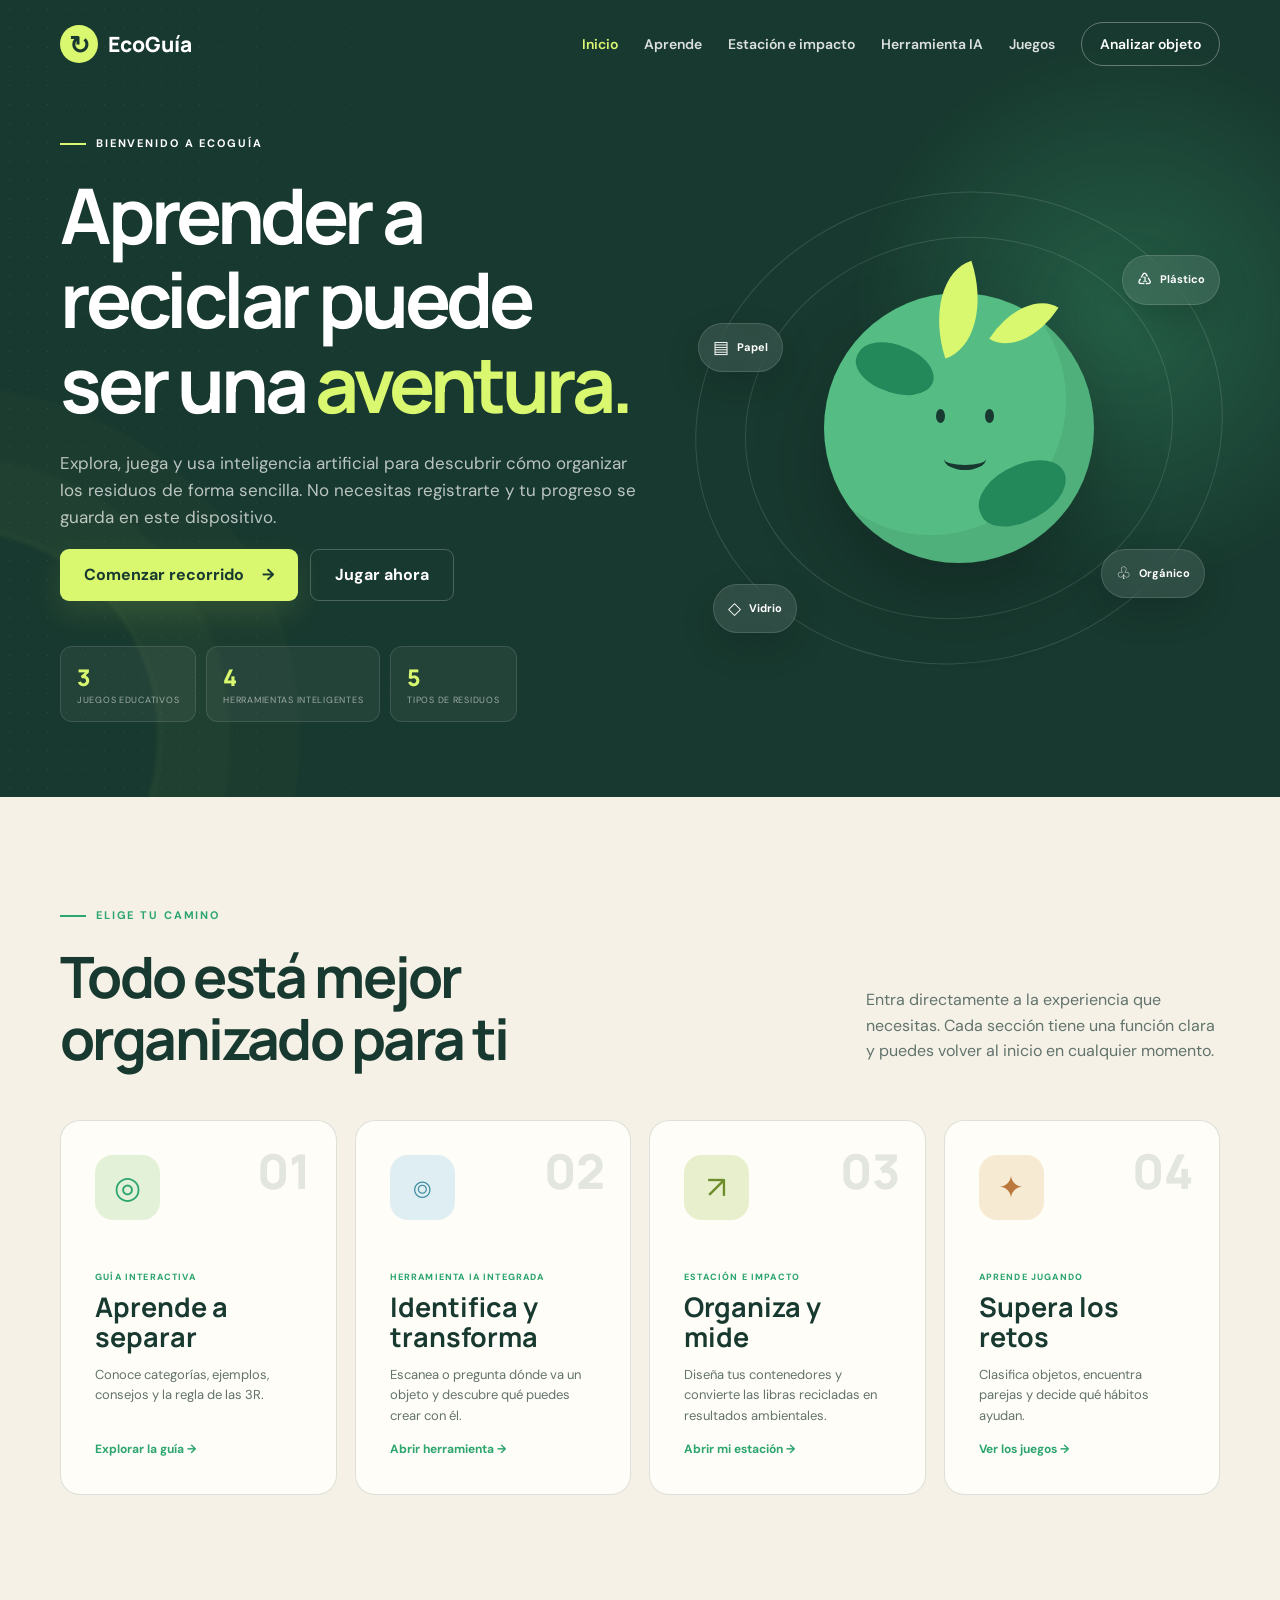
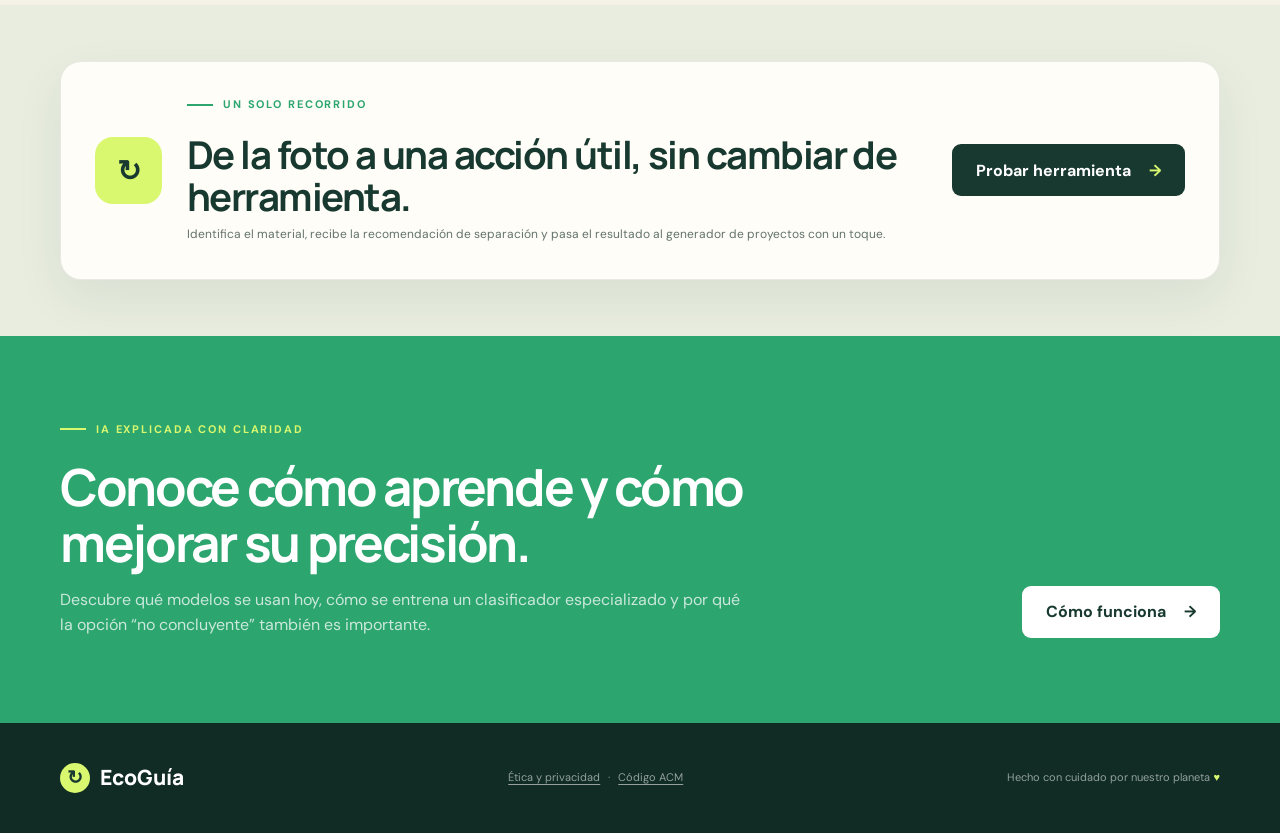
<file: index.html>
<!DOCTYPE html>
<html lang="es">
<head>
  <meta charset="UTF-8"><meta name="viewport" content="width=device-width, initial-scale=1.0">
  <meta name="description" content="Bienvenida a EcoGuía, una experiencia para aprender a separar residuos con juegos e inteligencia artificial."><meta name="theme-color" content="#18392f">
  <title>Bienvenida | EcoGuía</title>
  <link rel="preconnect" href="https://fonts.googleapis.com"><link rel="preconnect" href="https://fonts.gstatic.com" crossorigin>
  <link href="https://fonts.googleapis.com/css2?family=DM+Sans:wght@400;500;600;700&family=Manrope:wght@600;700;800&display=swap" rel="stylesheet"><link rel="stylesheet" href="styles.css">
</head>
<body class="welcome-page">
  <a class="skip-link" href="#contenido">Saltar al contenido</a>
  <header class="site-header" id="inicio"><nav class="nav container" aria-label="Navegación principal">
    <a class="brand" href="index.html" aria-label="EcoGuía, inicio"><span class="brand-mark" aria-hidden="true">↻</span><span>EcoGuía</span></a>
    <button class="menu-button" type="button" aria-expanded="false" aria-controls="nav-links"><span class="sr-only">Abrir menú</span><span></span><span></span><span></span></button>
    <div class="nav-links" id="nav-links"><a class="active" href="index.html">Inicio</a><a href="aprender.html">Aprende</a><a href="estacion.html">Estación e impacto</a><a href="ecoscan.html">Herramienta IA</a><a href="juegos.html">Juegos</a><a class="nav-cta" href="ecoscan.html">Analizar objeto</a></div>
  </nav></header>
  <main id="contenido">
    <section class="welcome-hero"><div class="welcome-orb orb-left" aria-hidden="true"></div><div class="welcome-orb orb-right" aria-hidden="true"></div><div class="container welcome-grid">
      <div class="welcome-copy reveal"><p class="eyebrow"><span></span> Bienvenido a EcoGuía</p><h1>Aprender a reciclar puede ser una <em>aventura.</em></h1><p>Explora, juega y usa inteligencia artificial para descubrir cómo organizar los residuos de forma sencilla. No necesitas registrarte y tu progreso se guarda en este dispositivo.</p><div class="hero-actions"><a class="button button-primary" href="aprender.html">Comenzar recorrido <span>→</span></a><a class="button button-ghost" href="juegos.html">Jugar ahora</a></div><div class="welcome-stats"><div><strong>3</strong><span>juegos educativos</span></div><div><strong>4</strong><span>herramientas inteligentes</span></div><div><strong>5</strong><span>tipos de residuos</span></div></div></div>
      <div class="welcome-world reveal" aria-label="Planeta feliz rodeado de materiales reciclables"><div class="world-ring ring-a"></div><div class="world-ring ring-b"></div><div class="welcome-planet"><span class="planet-leaf leaf-a"></span><span class="planet-leaf leaf-b"></span><span class="planet-face"><i></i><i></i><b></b></span></div><span class="welcome-chip chip-a">♳ <b>Plástico</b></span><span class="welcome-chip chip-b">▤ <b>Papel</b></span><span class="welcome-chip chip-c">♧ <b>Orgánico</b></span><span class="welcome-chip chip-d">◇ <b>Vidrio</b></span></div>
    </div></section>
    <section class="welcome-path section"><div class="container"><div class="section-heading reveal"><div><p class="eyebrow dark"><span></span> Elige tu camino</p><h2>Todo está mejor<br>organizado para ti</h2></div><p>Entra directamente a la experiencia que necesitas. Cada sección tiene una función clara y puedes volver al inicio en cualquier momento.</p></div><div class="path-grid">
      <a class="path-card learn-path reveal" href="aprender.html"><span class="path-number">01</span><div class="path-icon">◎</div><p>GUÍA INTERACTIVA</p><h3>Aprende a separar</h3><small>Conoce categorías, ejemplos, consejos y la regla de las 3R.</small><b>Explorar la guía →</b></a>
      <a class="path-card scan-path reveal" href="ecoscan.html"><span class="path-number">02</span><div class="path-icon">⌾</div><p>HERRAMIENTA IA INTEGRADA</p><h3>Identifica y transforma</h3><small>Escanea o pregunta dónde va un objeto y descubre qué puedes crear con él.</small><b>Abrir herramienta →</b></a>
      <a class="path-card upcycle-path reveal" href="estacion.html"><span class="path-number">03</span><div class="path-icon">↗</div><p>ESTACIÓN E IMPACTO</p><h3>Organiza y mide</h3><small>Diseña tus contenedores y convierte las libras recicladas en resultados ambientales.</small><b>Abrir mi estación →</b></a>
      <a class="path-card game-path reveal" href="juegos.html"><span class="path-number">04</span><div class="path-icon">✦</div><p>APRENDE JUGANDO</p><h3>Supera los retos</h3><small>Clasifica objetos, encuentra parejas y decide qué hábitos ayudan.</small><b>Ver los juegos →</b></a>
    </div></div></section>
    <section class="welcome-impact"><div class="container welcome-impact-inner reveal"><div class="welcome-impact-mark" aria-hidden="true">↻</div><div><p class="eyebrow dark"><span></span> Un solo recorrido</p><h2>De la foto a una acción útil, sin cambiar de herramienta.</h2><p>Identifica el material, recibe la recomendación de separación y pasa el resultado al generador de proyectos con un toque.</p></div><a class="button" href="ecoscan.html">Probar herramienta <span>→</span></a></div></section>
    <section class="welcome-ai"><div class="container welcome-ai-inner reveal"><div><p class="eyebrow light"><span></span> IA explicada con claridad</p><h2>Conoce cómo aprende y cómo mejorar su precisión.</h2><p>Descubre qué modelos se usan hoy, cómo se entrena un clasificador especializado y por qué la opción “no concluyente” también es importante.</p></div><a class="button button-light" href="ecoscan.html#como-funciona">Cómo funciona <span>→</span></a></div></section>
  </main>
  <footer><div class="container footer-inner"><a class="brand footer-brand" href="index.html"><span class="brand-mark">↻</span><span>EcoGuía</span></a><p class="footer-links"><a href="etica.html">Ética y privacidad</a><span aria-hidden="true">·</span><a href="https://www.acm.org/binaries/content/assets/about/codigo-de-etica-y-conducta-profesional-de-acm.pdf" target="_blank" rel="noopener noreferrer">Código ACM</a></p><p>Hecho con cuidado por nuestro planeta <span>♥</span></p></div></footer><script src="site.js"></script>
</body></html>
</file>
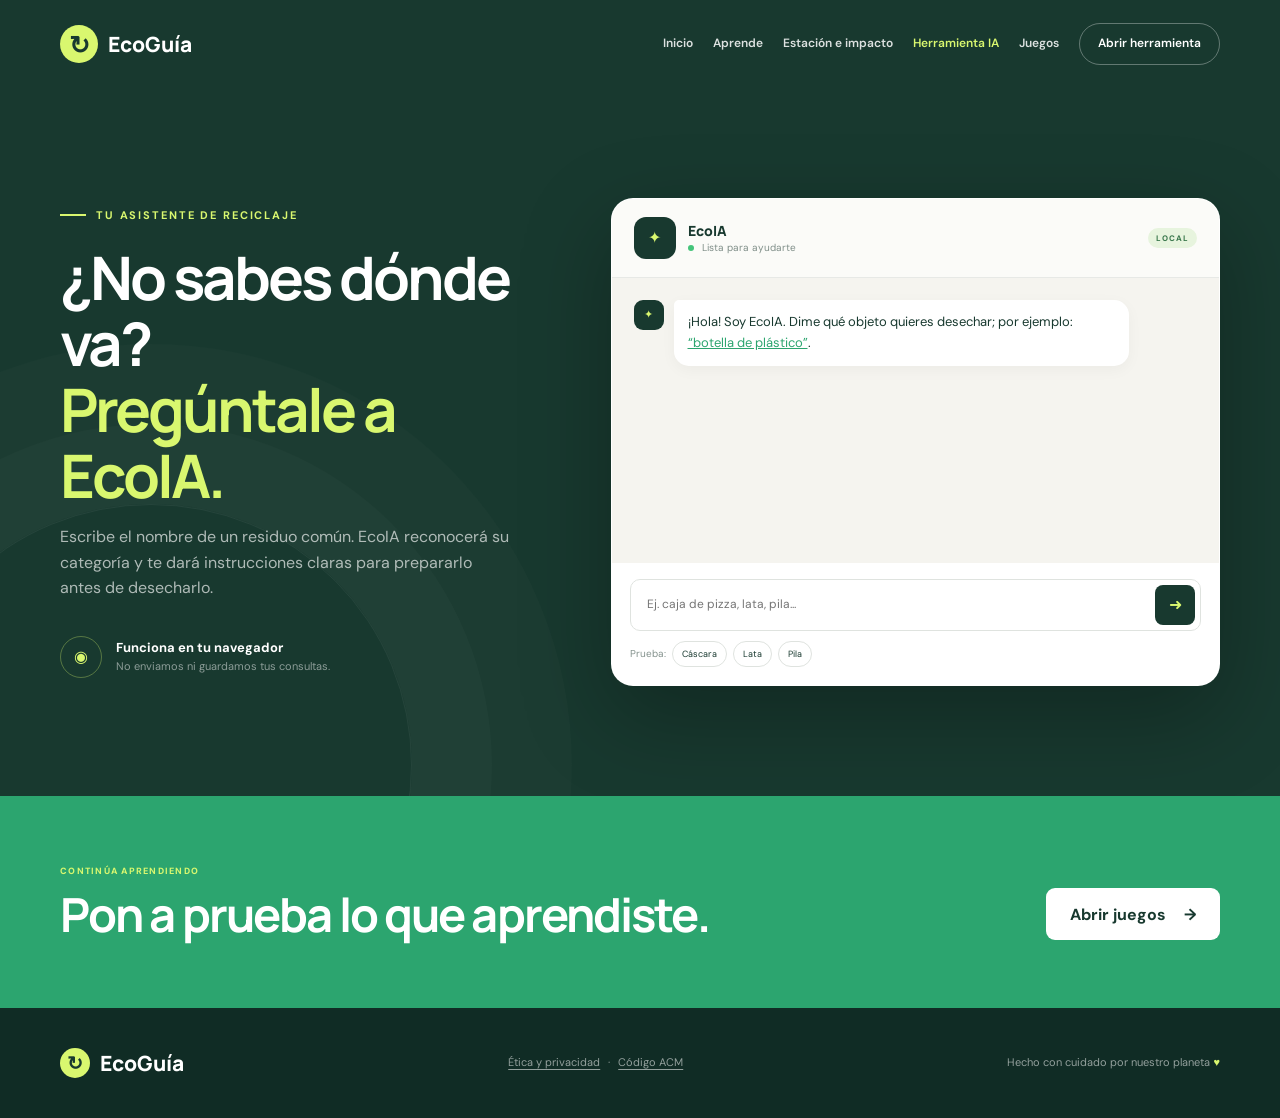
<file: ecoia.html>
<!DOCTYPE html><html lang="es"><head><meta charset="UTF-8"><meta name="viewport" content="width=device-width, initial-scale=1.0"><meta name="description" content="Consulta a EcoIA cómo separar residuos comunes."><meta name="theme-color" content="#18392f"><title>EcoIA | EcoGuía</title><link rel="preconnect" href="https://fonts.googleapis.com"><link rel="preconnect" href="https://fonts.gstatic.com" crossorigin><link href="https://fonts.googleapis.com/css2?family=DM+Sans:wght@400;500;600;700&family=Manrope:wght@600;700;800&display=swap" rel="stylesheet"><link rel="stylesheet" href="styles.css"></head>
<body class="inner-page"><a class="skip-link" href="#contenido">Saltar al contenido</a><header class="site-header"><nav class="nav container" aria-label="Navegación principal"><a class="brand" href="index.html"><span class="brand-mark">↻</span><span>EcoGuía</span></a><button class="menu-button" type="button" aria-expanded="false" aria-controls="nav-links"><span class="sr-only">Abrir menú</span><span></span><span></span><span></span></button><div class="nav-links" id="nav-links"><a href="index.html">Inicio</a><a href="aprender.html">Aprende</a><a href="estacion.html">Estación e impacto</a><a class="active" href="ecoscan.html">Herramienta IA</a><a href="juegos.html">Juegos</a><a class="nav-cta" href="ecoscan.html#consulta">Abrir herramienta</a></div></nav></header>
<main id="contenido"><section class="section assistant-section standalone-assistant" id="asistente"><div class="container assistant-grid"><div class="assistant-copy reveal"><p class="eyebrow light"><span></span> Tu asistente de reciclaje</p><h1 class="page-title light-title">¿No sabes dónde va?<br><em>Pregúntale a EcoIA.</em></h1><p>Escribe el nombre de un residuo común. EcoIA reconocerá su categoría y te dará instrucciones claras para prepararlo antes de desecharlo.</p><div class="privacy-note"><span>◉</span><p><b>Funciona en tu navegador</b><small>No enviamos ni guardamos tus consultas.</small></p></div></div><div class="assistant-card reveal"><div class="assistant-topbar"><div class="ai-avatar">✦</div><div><strong>EcoIA</strong><span><i></i> Lista para ayudarte</span></div><span class="local-badge">LOCAL</span></div><div class="chat-area" id="chat-area" aria-live="polite"><div class="message bot-message"><span class="mini-avatar">✦</span><p>¡Hola! Soy EcoIA. Dime qué objeto quieres desechar; por ejemplo: <button class="inline-example" data-query="botella de plástico">“botella de plástico”</button>.</p></div></div><form class="chat-form" id="chat-form"><label class="sr-only" for="waste-input">Escribe un residuo</label><input id="waste-input" type="text" autocomplete="off" maxlength="80" placeholder="Ej. caja de pizza, lata, pila..." required><button type="submit" aria-label="Enviar consulta">➜</button></form><div class="quick-questions"><span>Prueba:</span><button data-query="cáscara de banano">Cáscara</button><button data-query="lata de aluminio">Lata</button><button data-query="pila usada">Pila</button></div></div></div></section><section class="tool-next"><div class="container tool-next-inner"><div><span>CONTINÚA APRENDIENDO</span><h2>Pon a prueba lo que aprendiste.</h2></div><a class="button button-light" href="juegos.html">Abrir juegos <span>→</span></a></div></section></main>
<footer><div class="container footer-inner"><a class="brand footer-brand" href="index.html"><span class="brand-mark">↻</span><span>EcoGuía</span></a><p class="footer-links"><a href="etica.html">Ética y privacidad</a><span aria-hidden="true">·</span><a href="https://www.acm.org/binaries/content/assets/about/codigo-de-etica-y-conducta-profesional-de-acm.pdf" target="_blank" rel="noopener noreferrer">Código ACM</a></p><p>Hecho con cuidado por nuestro planeta <span>♥</span></p></div></footer><script src="app.js"></script></body></html>
</file>
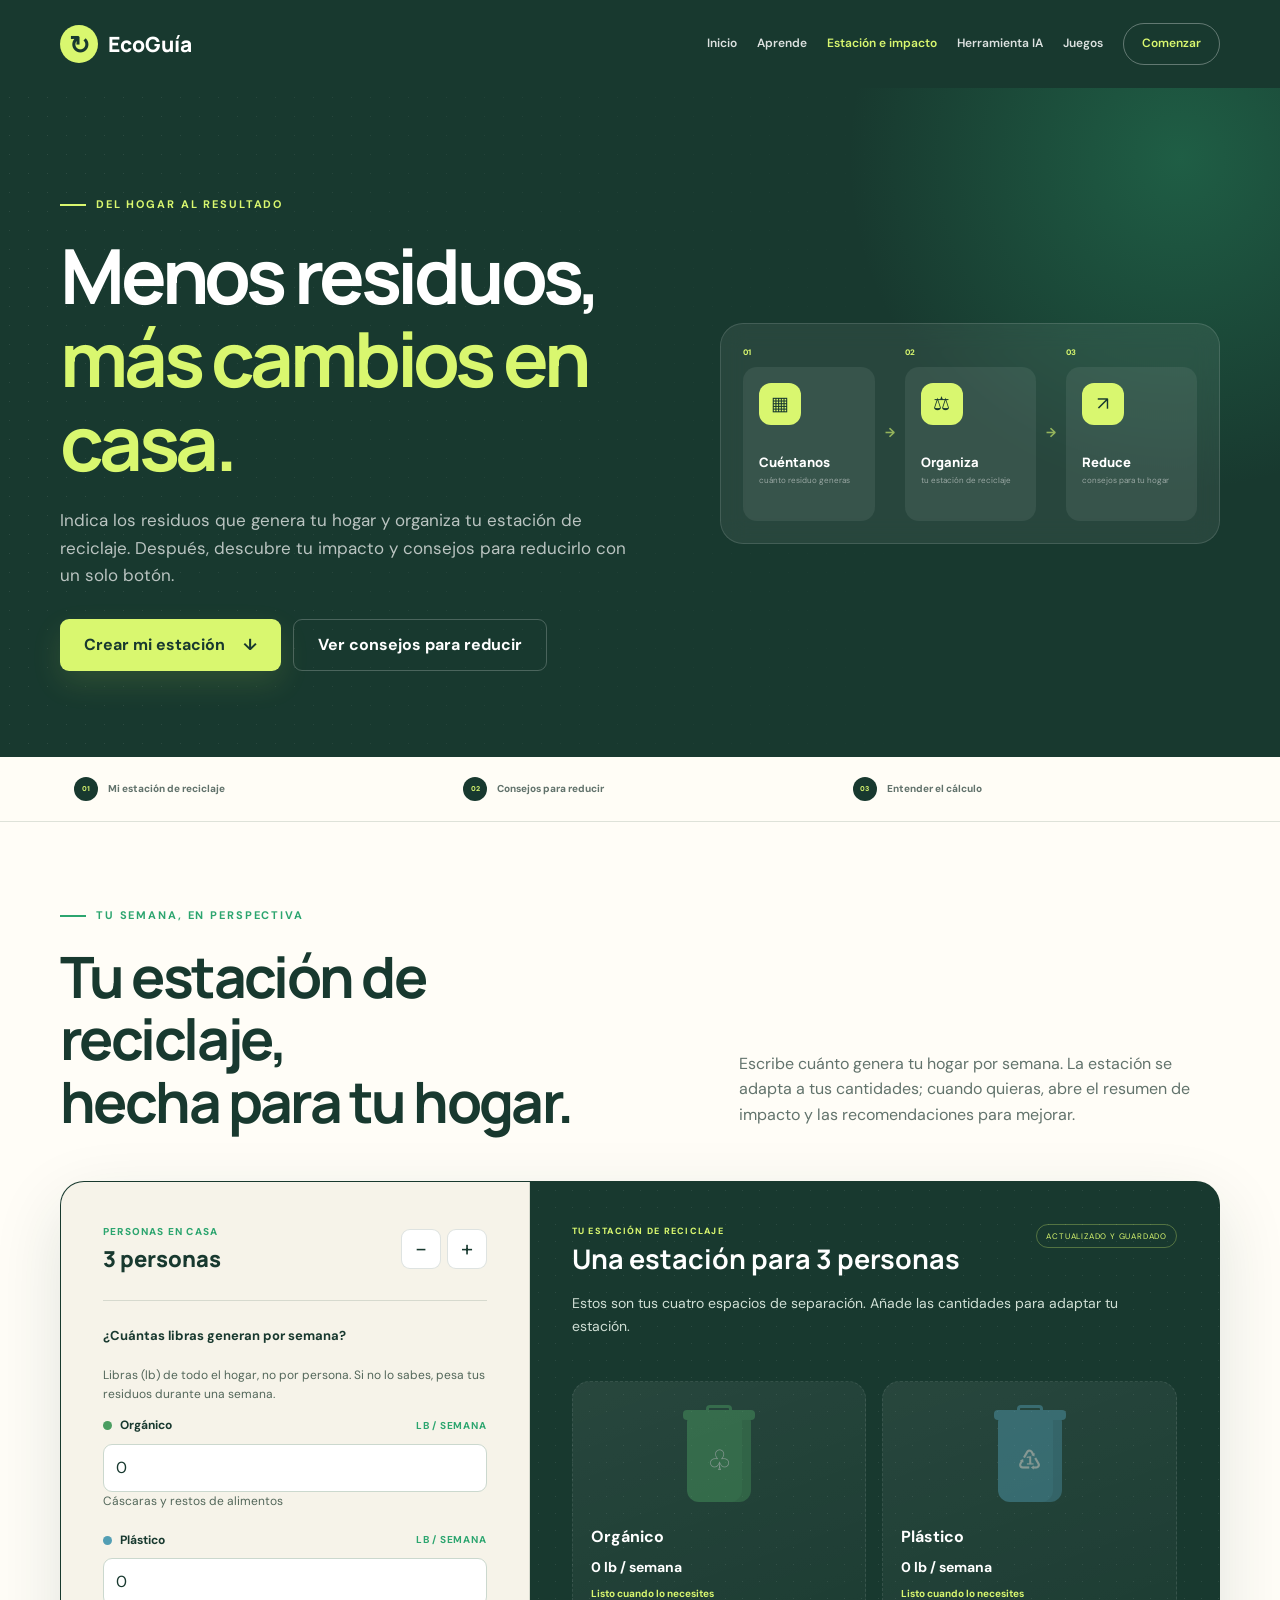
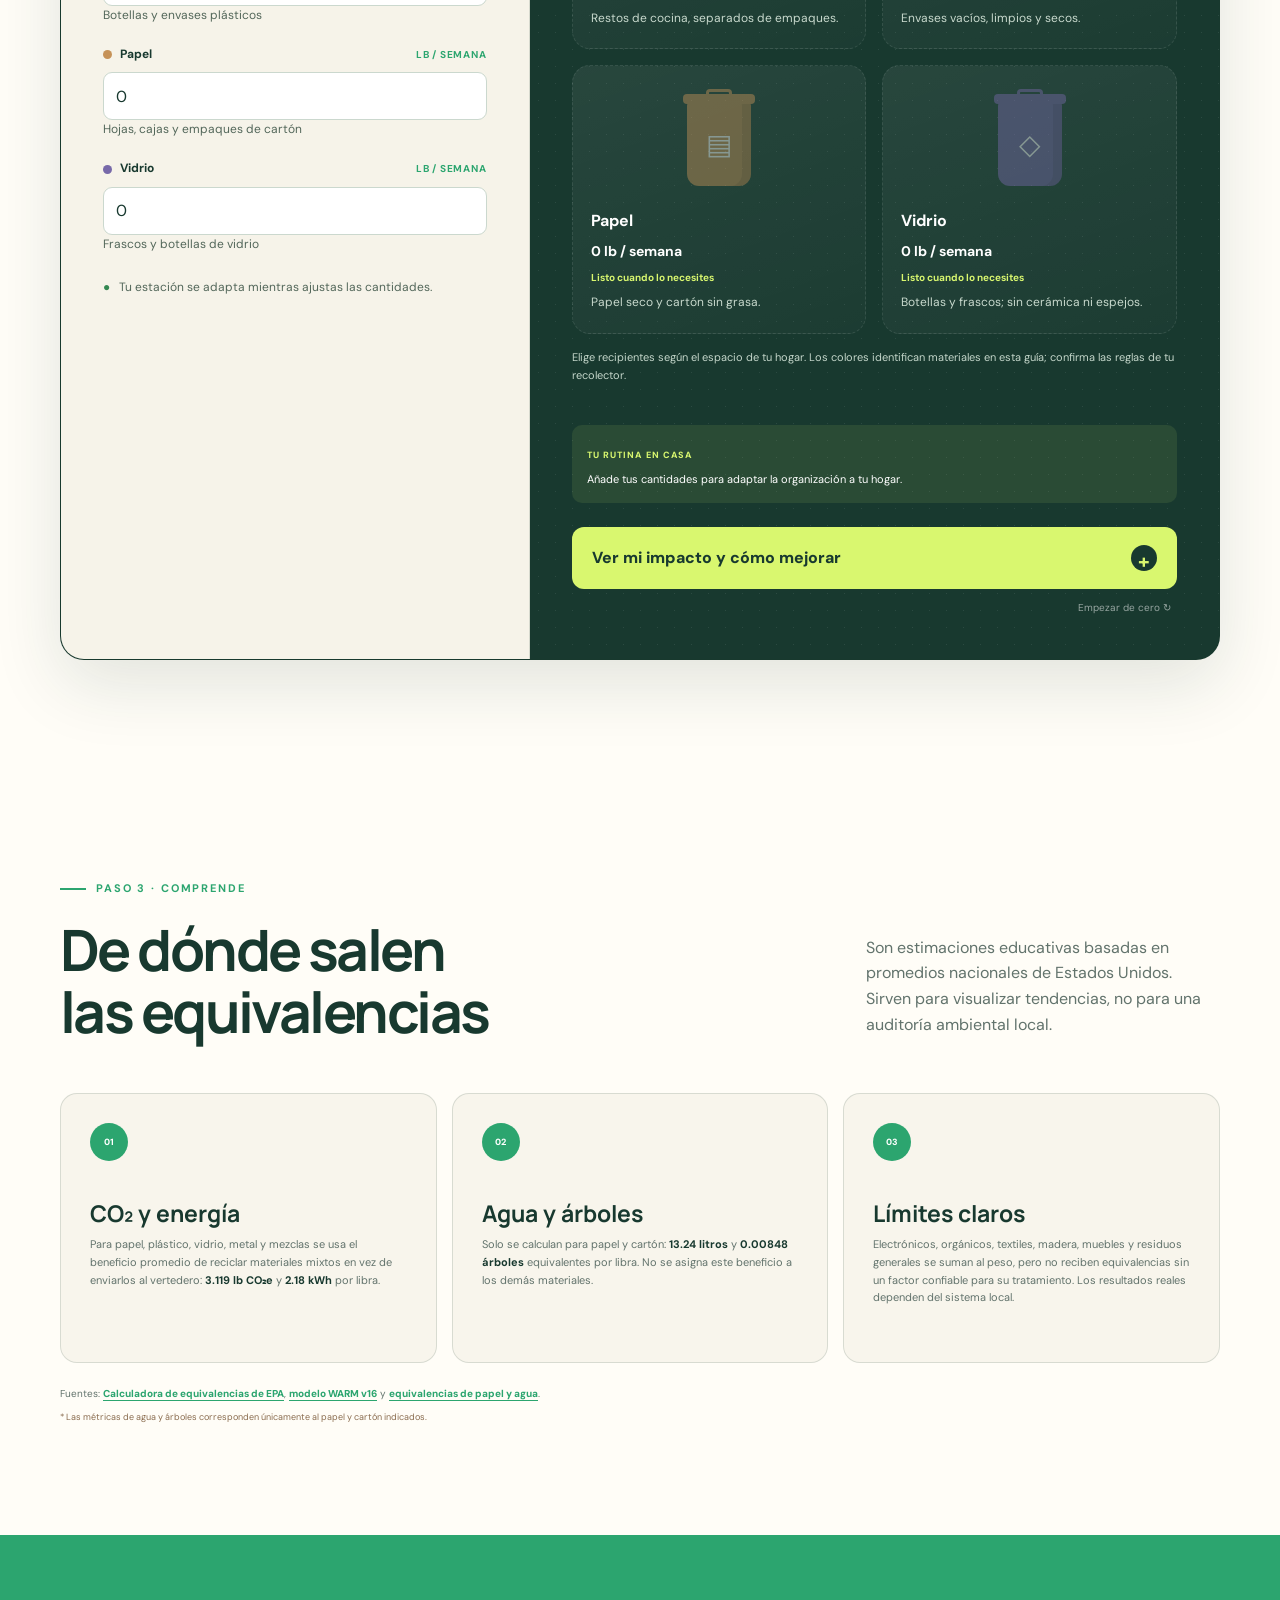
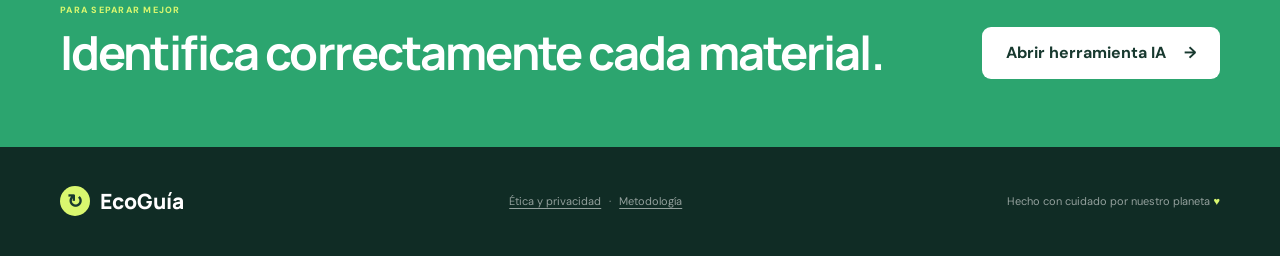
<file: estacion.html>
<!DOCTYPE html>
<html lang="es">
<head>
  <meta charset="UTF-8">
  <meta name="viewport" content="width=device-width, initial-scale=1.0">
  <meta name="description" content="Indica los residuos que generas y descubre al instante su impacto potencial y consejos para reducirlos.">
  <meta name="theme-color" content="#18392f">
  <title>Estación e impacto | EcoGuía</title>
  <link rel="preconnect" href="https://fonts.googleapis.com">
  <link rel="preconnect" href="https://fonts.gstatic.com" crossorigin>
  <link href="https://fonts.googleapis.com/css2?family=DM+Sans:wght@400;500;600;700&family=Manrope:wght@600;700;800&display=swap" rel="stylesheet">
  <link rel="stylesheet" href="styles.css?v=3-libras">
</head>
<body class="inner-page station-impact-page">
  <a class="skip-link" href="#contenido">Saltar al contenido</a>
  <header class="site-header">
    <nav class="nav container" aria-label="Navegación principal">
      <a class="brand" href="index.html"><span class="brand-mark">↻</span><span>EcoGuía</span></a>
      <button class="menu-button" type="button" aria-expanded="false" aria-controls="nav-links"><span class="sr-only">Abrir menú</span><span></span><span></span><span></span></button>
      <div class="nav-links" id="nav-links"><a href="index.html">Inicio</a><a href="aprender.html">Aprende</a><a class="active" aria-current="page" href="estacion.html">Estación e impacto</a><a href="ecoscan.html">Herramienta IA</a><a href="juegos.html">Juegos</a><a class="nav-cta active" href="#estacion">Comenzar</a></div>
    </nav>
  </header>

  <main id="contenido">
    <section class="station-impact-hero">
      <div class="container station-impact-hero-grid">
        <div class="reveal">
          <p class="eyebrow light"><span></span> Del hogar al resultado</p>
          <h1>Menos residuos,<br><em>más cambios en casa.</em></h1>
          <p>Indica los residuos que genera tu hogar y organiza tu estación de reciclaje. Después, descubre tu impacto y consejos para reducirlo con un solo botón.</p>
          <div class="hero-actions"><a class="button button-primary" href="#estacion">Crear mi estación <span>↓</span></a><a class="button button-ghost" href="#consejos">Ver consejos para reducir</a></div>
        </div>
        <div class="station-impact-flow reveal" aria-label="Proceso de la estación y la calculadora">
          <article><span>01</span><div><i>▦</i><b>Cuéntanos</b><small>cuánto residuo generas</small></div></article>
          <strong>→</strong>
          <article><span>02</span><div><i>⚖</i><b>Organiza</b><small>tu estación de reciclaje</small></div></article>
          <strong>→</strong>
          <article><span>03</span><div><i>↗</i><b>Reduce</b><small>consejos para tu hogar</small></div></article>
        </div>
      </div>
    </section>

    <div class="station-impact-nav-wrap">
      <nav class="container station-impact-nav" aria-label="Secciones de estación e impacto"><a href="#estacion"><span>01</span> Mi estación de reciclaje</a><a href="#consejos"><span>02</span> Consejos para reducir</a><a href="#metodologia"><span>03</span> Entender el cálculo</a></nav>
    </div>

    <section class="section station-section" id="estacion">
      <span id="impacto"></span><span id="registro"></span>
      <div class="container">
        <div class="station-heading reveal"><div><p class="eyebrow dark"><span></span> Tu semana, en perspectiva</p><h2>Tu estación de reciclaje,<br>hecha para tu hogar.</h2></div><p>Escribe cuánto genera tu hogar por semana. La estación se adapta a tus cantidades; cuando quieras, abre el resumen de impacto y las recomendaciones para mejorar.</p></div>
        <div class="station-app reveal">
          <div class="station-controls">
            <div class="people-control"><div><span class="control-label">Personas en casa</span><strong><b id="people-value">3</b> personas</strong></div><div class="stepper"><button type="button" id="people-minus" aria-label="Restar una persona">−</button><button type="button" id="people-plus" aria-label="Agregar una persona">+</button></div></div>
            <p class="control-intro">¿Cuántas libras generan por semana?</p>
            <p class="station-input-help" id="station-input-help">Libras (lb) de todo el hogar, no por persona. Si no lo sabes, pesa tus residuos durante una semana.</p><div class="waste-sliders">
              <label><span><i class="material-dot organic"></i> Orgánico <b id="organic-output">lb/semana</b></span><input type="number" id="organic-range" min="0" max="100000" step="0.01" value="0" inputmode="decimal" aria-label="Libras de residuos orgánicos por semana" aria-describedby="organic-example station-input-help"><small id="organic-example">Cáscaras y restos de alimentos</small></label>
              <label><span><i class="material-dot plastic"></i> Plástico <b id="plastic-output">lb/semana</b></span><input type="number" id="plastic-range" min="0" max="100000" step="0.01" value="0" inputmode="decimal" aria-label="Libras de plástico por semana" aria-describedby="plastic-example station-input-help"><small id="plastic-example">Botellas y envases plásticos</small></label>
              <label><span><i class="material-dot paper"></i> Papel <b id="paper-output">lb/semana</b></span><input type="number" id="paper-range" min="0" max="100000" step="0.01" value="0" inputmode="decimal" aria-label="Libras de papel y cartón por semana" aria-describedby="paper-example station-input-help"><small id="paper-example">Hojas, cajas y empaques de cartón</small></label>
              <label><span><i class="material-dot glass"></i> Vidrio <b id="glass-output">lb/semana</b></span><input type="number" id="glass-range" min="0" max="100000" step="0.01" value="0" inputmode="decimal" aria-label="Libras de vidrio por semana" aria-describedby="glass-example station-input-help"><small id="glass-example">Frascos y botellas de vidrio</small></label>
            </div>
            <p class="station-live-hint"><span aria-hidden="true">●</span> Tu estación se adapta mientras ajustas las cantidades.</p><p class="station-input-error" id="station-input-error" role="status"></p>
          </div>
          <div class="station-result" id="station-result" aria-live="polite">
            <div class="result-placeholder" id="result-placeholder"><div class="mini-station" aria-hidden="true"><span></span><span></span><span></span></div><h3>Tu estación aparecerá aquí</h3><p>Ajusta los controles y genera una recomendación personalizada.</p></div>
            <div class="result-content" id="result-content" hidden>
              <div class="result-top"><div><span class="result-kicker">TU ESTACIÓN DE RECICLAJE</span><h3 id="plan-title">Una estación para tu hogar</h3></div><span class="saved-pill" id="saved-pill">Guardado localmente</span></div>
              
              <p class="station-overview" id="station-overview"></p>
              <div class="recommended-bins station-bins-preview" id="recommended-bins"></div>
              <p class="station-bin-note">Elige recipientes según el espacio de tu hogar. Los colores identifican materiales en esta guía; confirma las reglas de tu recolector.</p>
              <div class="weekly-plan"><span>Tu rutina en casa</span><p id="routine-text"></p></div>
              <details id="station-impact-disclosure" class="station-impact-disclosure"><summary class="button station-impact-toggle" id="station-impact-toggle" aria-controls="station-impact-panel"><span id="station-impact-toggle-label">Ver mi impacto y cómo mejorar</span><span id="station-impact-toggle-icon" aria-hidden="true">+</span></summary>
              <div id="station-impact-panel" class="station-impact-panel">
              <section class="station-projection" aria-labelledby="projection-title"><span class="result-kicker">SEGÚN TUS RESIDUOS SEMANALES</span><h4 id="projection-title">Lo que puedes evitar al reciclar</h4><div class="station-projection-grid"><article><strong id="station-total">0</strong><span>lb generadas / semana</span></article><article><strong id="station-co2">0</strong><span>lb CO₂e evitadas / semana</span></article><article><strong id="station-energy">0</strong><span>kWh ahorrados / semana</span></article><article><strong id="station-water">0</strong><span>litros de agua / semana*</span></article><article><strong id="station-trees">0</strong><span>árboles equivalentes / semana*</span></article></div><p id="station-projection-note"></p><a href="#metodologia">Ver factores y límites del cálculo</a></section><div class="station-footprint"><strong id="station-footprint-total">0 lb</strong><p id="station-footprint-detail">Indica tus cantidades para conocer tu semana.</p><div id="station-material-shares" class="station-material-shares" aria-label="Distribución de tus residuos"></div></div>
              <section class="station-advice" id="consejos" aria-labelledby="station-advice-title"><span class="result-kicker">PEQUEÑOS CAMBIOS QUE SUMAN</span><h4 id="station-advice-title">Por dónde empezar a reducir</h4><p id="station-reduction-goal"></p><div id="station-advice-list"></div></section>
              </div>
              </details>
              <button type="button" class="text-button" id="reset-station">Empezar de cero ↻</button>
            </div>
          </div>
        </div>
      </div>
    </section>

    <section class="section impact-method" id="metodologia">
      <div class="container">
        <div class="section-heading reveal"><div><p class="eyebrow dark"><span></span> Paso 3 · Comprende</p><h2>De dónde salen<br>las equivalencias</h2></div><p>Son estimaciones educativas basadas en promedios nacionales de Estados Unidos. Sirven para visualizar tendencias, no para una auditoría ambiental local.</p></div>
        <div class="impact-method-grid"><article class="reveal"><span>01</span><h3>CO₂ y energía</h3><p>Para papel, plástico, vidrio, metal y mezclas se usa el beneficio promedio de reciclar materiales mixtos en vez de enviarlos al vertedero: <b>3.119 lb CO₂e</b> y <b>2.18 kWh</b> por libra.</p></article><article class="reveal"><span>02</span><h3>Agua y árboles</h3><p>Solo se calculan para papel y cartón: <b>13.24 litros</b> y <b>0.00848 árboles</b> equivalentes por libra. No se asigna este beneficio a los demás materiales.</p></article><article class="reveal"><span>03</span><h3>Límites claros</h3><p>Electrónicos, orgánicos, textiles, madera, muebles y residuos generales se suman al peso, pero no reciben equivalencias sin un factor confiable para su tratamiento. Los resultados reales dependen del sistema local.</p></article></div>
        <p class="impact-sources reveal">Fuentes: <a href="https://www.epa.gov/energy/greenhouse-gas-equivalencies-calculator-calculations-and-references" target="_blank" rel="noopener noreferrer">Calculadora de equivalencias de EPA</a>, <a href="https://www.epa.gov/system/files/documents/2024-01/warm_management_practices_v16_dec.pdf" target="_blank" rel="noopener noreferrer">modelo WARM v16</a> y <a href="https://archive.epa.gov/wastes/conserve/tools/localgov/web/html/index-2.html" target="_blank" rel="noopener noreferrer">equivalencias de papel y agua</a>.</p><p class="impact-paper-note">* Las métricas de agua y árboles corresponden únicamente al papel y cartón indicados.</p>
      </div>
    </section>

    <section class="tool-next"><div class="container tool-next-inner"><div><span>PARA SEPARAR MEJOR</span><h2>Identifica correctamente cada material.</h2></div><a class="button button-light" href="ecoscan.html">Abrir herramienta IA <span>→</span></a></div></section>
  </main>

  <footer><div class="container footer-inner"><a class="brand footer-brand" href="index.html"><span class="brand-mark">↻</span><span>EcoGuía</span></a><p class="footer-links"><a href="etica.html">Ética y privacidad</a><span aria-hidden="true">·</span><a href="#metodologia">Metodología</a></p><p>Hecho con cuidado por nuestro planeta <span>♥</span></p></div></footer>
  <script src="impacto.js"></script>
  <script src="station.js?v=3-libras"></script>
  <script src="site.js"></script>
</body>
</html>
</file>
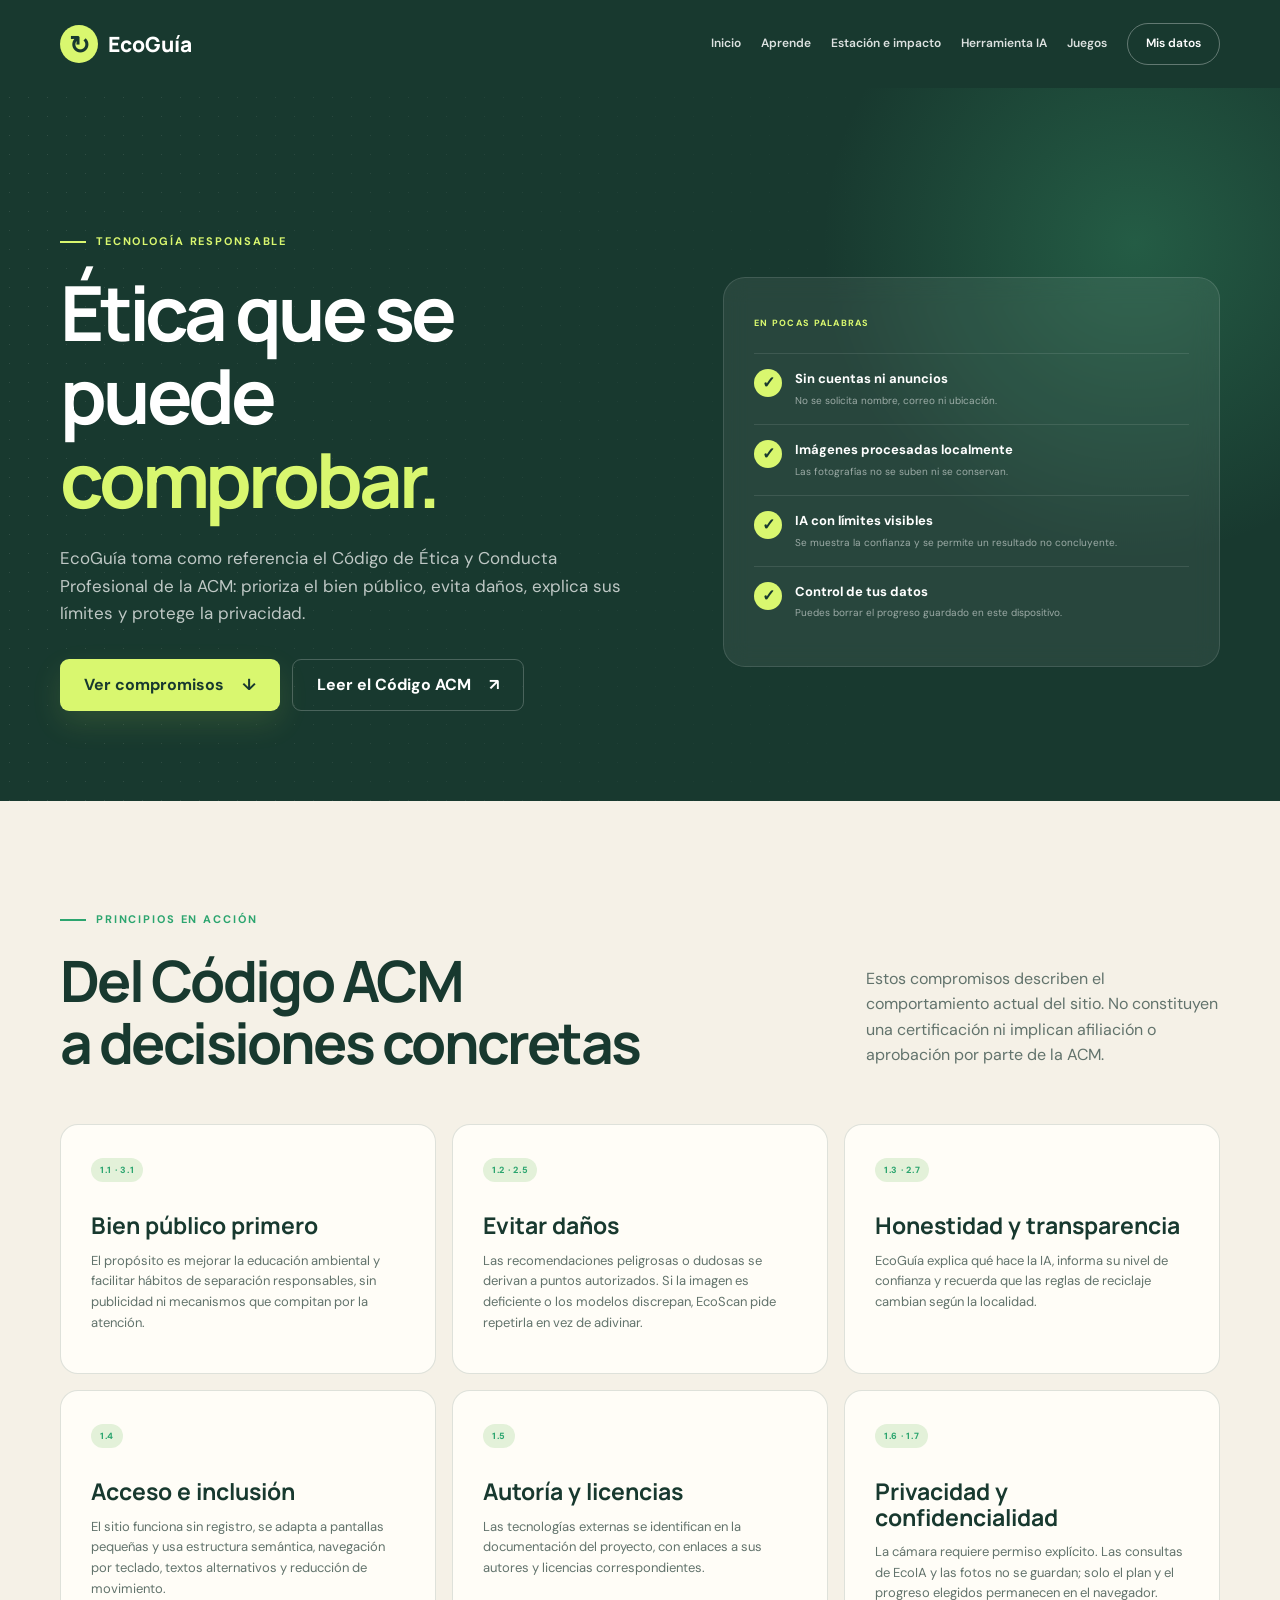
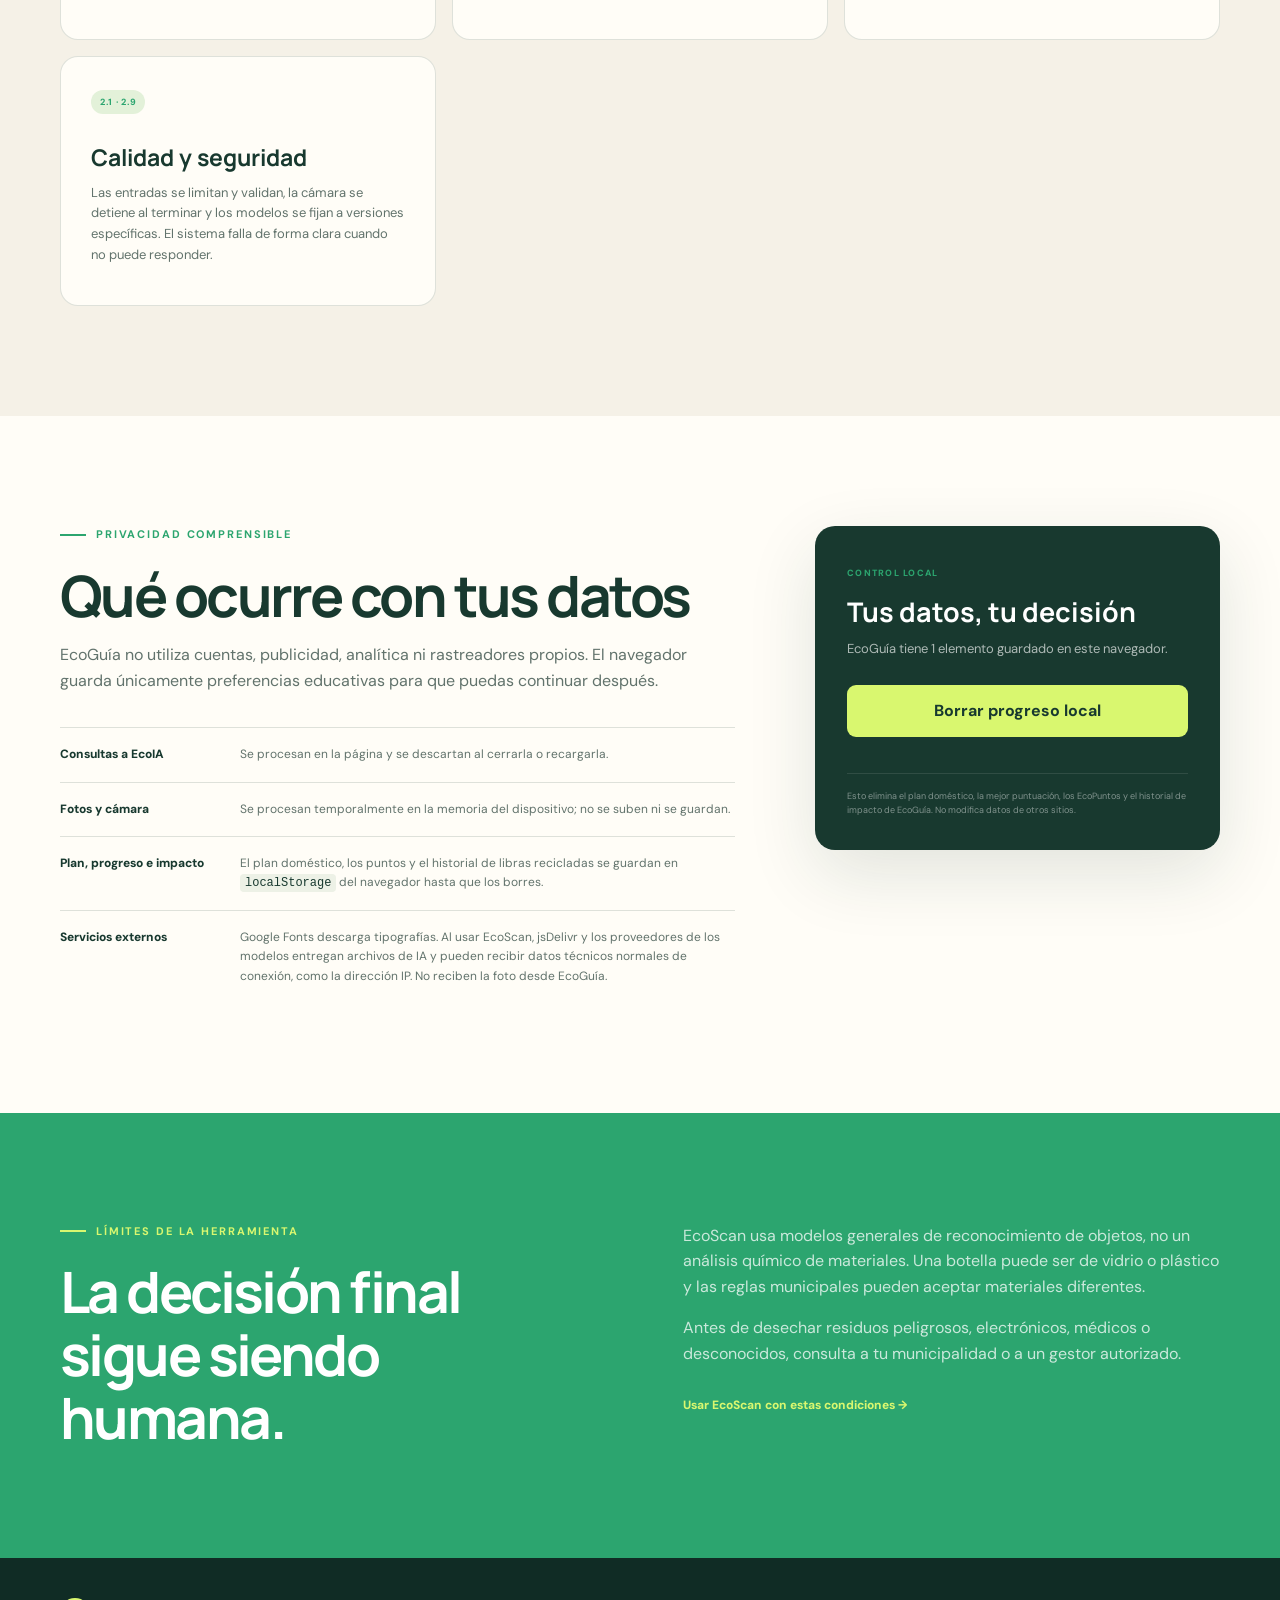
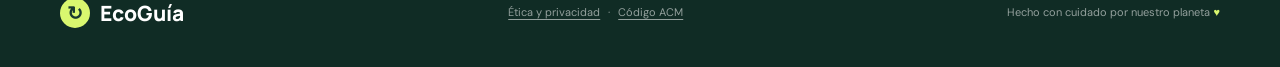
<file: etica.html>
<!DOCTYPE html>
<html lang="es">
<head>
  <meta charset="UTF-8">
  <meta name="viewport" content="width=device-width, initial-scale=1.0">
  <meta name="description" content="Compromiso ético, privacidad y límites de la inteligencia artificial de EcoGuía, basado en el Código de Ética de la ACM.">
  <meta name="theme-color" content="#18392f">
  <title>Ética y privacidad | EcoGuía</title>
  <link rel="preconnect" href="https://fonts.googleapis.com">
  <link rel="preconnect" href="https://fonts.gstatic.com" crossorigin>
  <link href="https://fonts.googleapis.com/css2?family=DM+Sans:wght@400;500;600;700&family=Manrope:wght@600;700;800&display=swap" rel="stylesheet">
  <link rel="stylesheet" href="styles.css">
</head>
<body class="inner-page ethics-page">
  <a class="skip-link" href="#contenido">Saltar al contenido</a>
  <header class="site-header">
    <nav class="nav container" aria-label="Navegación principal">
      <a class="brand" href="index.html" aria-label="EcoGuía, inicio"><span class="brand-mark" aria-hidden="true">↻</span><span>EcoGuía</span></a>
      <button class="menu-button" type="button" aria-expanded="false" aria-controls="nav-links"><span class="sr-only">Abrir menú</span><span></span><span></span><span></span></button>
      <div class="nav-links" id="nav-links"><a href="index.html">Inicio</a><a href="aprender.html">Aprende</a><a href="estacion.html">Estación e impacto</a><a href="ecoscan.html">Herramienta IA</a><a href="juegos.html">Juegos</a><a class="nav-cta" href="#privacidad">Mis datos</a></div>
    </nav>
  </header>

  <main id="contenido">
    <section class="ethics-hero">
      <div class="container ethics-hero-grid">
        <div class="reveal">
          <p class="eyebrow light"><span></span> Tecnología responsable</p>
          <h1>Ética que se puede <em>comprobar.</em></h1>
          <p>EcoGuía toma como referencia el Código de Ética y Conducta Profesional de la ACM: prioriza el bien público, evita daños, explica sus límites y protege la privacidad.</p>
          <div class="ethics-actions"><a class="button button-primary" href="#compromisos">Ver compromisos <span>↓</span></a><a class="button button-ghost" href="https://www.acm.org/binaries/content/assets/about/codigo-de-etica-y-conducta-profesional-de-acm.pdf" target="_blank" rel="noopener noreferrer">Leer el Código ACM <span aria-hidden="true">↗</span></a></div>
        </div>
        <aside class="ethics-summary reveal" aria-label="Resumen del compromiso ético">
          <span class="ethics-summary-kicker">EN POCAS PALABRAS</span>
          <ul>
            <li><span aria-hidden="true">✓</span><p><b>Sin cuentas ni anuncios</b><small>No se solicita nombre, correo ni ubicación.</small></p></li>
            <li><span aria-hidden="true">✓</span><p><b>Imágenes procesadas localmente</b><small>Las fotografías no se suben ni se conservan.</small></p></li>
            <li><span aria-hidden="true">✓</span><p><b>IA con límites visibles</b><small>Se muestra la confianza y se permite un resultado no concluyente.</small></p></li>
            <li><span aria-hidden="true">✓</span><p><b>Control de tus datos</b><small>Puedes borrar el progreso guardado en este dispositivo.</small></p></li>
          </ul>
        </aside>
      </div>
    </section>

    <section class="section ethics-commitments" id="compromisos">
      <div class="container">
        <div class="section-heading reveal"><div><p class="eyebrow dark"><span></span> Principios en acción</p><h2>Del Código ACM<br>a decisiones concretas</h2></div><p>Estos compromisos describen el comportamiento actual del sitio. No constituyen una certificación ni implican afiliación o aprobación por parte de la ACM.</p></div>
        <div class="ethics-grid">
          <article class="ethics-card reveal"><span>1.1 · 3.1</span><h3>Bien público primero</h3><p>El propósito es mejorar la educación ambiental y facilitar hábitos de separación responsables, sin publicidad ni mecanismos que compitan por la atención.</p></article>
          <article class="ethics-card reveal"><span>1.2 · 2.5</span><h3>Evitar daños</h3><p>Las recomendaciones peligrosas o dudosas se derivan a puntos autorizados. Si la imagen es deficiente o los modelos discrepan, EcoScan pide repetirla en vez de adivinar.</p></article>
          <article class="ethics-card reveal"><span>1.3 · 2.7</span><h3>Honestidad y transparencia</h3><p>EcoGuía explica qué hace la IA, informa su nivel de confianza y recuerda que las reglas de reciclaje cambian según la localidad.</p></article>
          <article class="ethics-card reveal"><span>1.4</span><h3>Acceso e inclusión</h3><p>El sitio funciona sin registro, se adapta a pantallas pequeñas y usa estructura semántica, navegación por teclado, textos alternativos y reducción de movimiento.</p></article>
          <article class="ethics-card reveal"><span>1.5</span><h3>Autoría y licencias</h3><p>Las tecnologías externas se identifican en la documentación del proyecto, con enlaces a sus autores y licencias correspondientes.</p></article>
          <article class="ethics-card reveal"><span>1.6 · 1.7</span><h3>Privacidad y confidencialidad</h3><p>La cámara requiere permiso explícito. Las consultas de EcoIA y las fotos no se guardan; solo el plan y el progreso elegidos permanecen en el navegador.</p></article>
          <article class="ethics-card reveal"><span>2.1 · 2.9</span><h3>Calidad y seguridad</h3><p>Las entradas se limitan y validan, la cámara se detiene al terminar y los modelos se fijan a versiones específicas. El sistema falla de forma clara cuando no puede responder.</p></article>
        </div>
      </div>
    </section>

    <section class="section privacy-section" id="privacidad">
      <div class="container privacy-layout">
        <div class="reveal">
          <p class="eyebrow dark"><span></span> Privacidad comprensible</p>
          <h2>Qué ocurre con tus datos</h2>
          <p class="privacy-lead">EcoGuía no utiliza cuentas, publicidad, analítica ni rastreadores propios. El navegador guarda únicamente preferencias educativas para que puedas continuar después.</p>
          <dl class="data-list">
            <div><dt>Consultas a EcoIA</dt><dd>Se procesan en la página y se descartan al cerrarla o recargarla.</dd></div>
            <div><dt>Fotos y cámara</dt><dd>Se procesan temporalmente en la memoria del dispositivo; no se suben ni se guardan.</dd></div>
            <div><dt>Plan, progreso e impacto</dt><dd>El plan doméstico, los puntos y el historial de libras recicladas se guardan en <code>localStorage</code> del navegador hasta que los borres.</dd></div>
            <div><dt>Servicios externos</dt><dd>Google Fonts descarga tipografías. Al usar EcoScan, jsDelivr y los proveedores de los modelos entregan archivos de IA y pueden recibir datos técnicos normales de conexión, como la dirección IP. No reciben la foto desde EcoGuía.</dd></div>
          </dl>
        </div>
        <aside class="data-control reveal" aria-labelledby="data-control-title">
          <span class="side-kicker">CONTROL LOCAL</span>
          <h3 id="data-control-title">Tus datos, tu decisión</h3>
          <p id="local-data-summary">Comprobando los datos guardados en este navegador…</p>
          <button class="button data-clear-button" id="clear-local-data" type="button">Borrar progreso local</button>
          <p class="data-status" id="data-status" role="status" aria-live="polite"></p>
          <small>Esto elimina el plan doméstico, la mejor puntuación, los EcoPuntos y el historial de impacto de EcoGuía. No modifica datos de otros sitios.</small>
        </aside>
      </div>
    </section>

    <section class="section ai-limits">
      <div class="container ai-limits-inner reveal">
        <div><p class="eyebrow light"><span></span> Límites de la herramienta</p><h2>La decisión final sigue siendo humana.</h2></div>
        <div><p>EcoScan usa modelos generales de reconocimiento de objetos, no un análisis químico de materiales. Una botella puede ser de vidrio o plástico y las reglas municipales pueden aceptar materiales diferentes.</p><p>Antes de desechar residuos peligrosos, electrónicos, médicos o desconocidos, consulta a tu municipalidad o a un gestor autorizado.</p><a href="ecoscan.html">Usar EcoScan con estas condiciones <span>→</span></a></div>
      </div>
    </section>
  </main>

  <footer><div class="container footer-inner"><a class="brand footer-brand" href="index.html"><span class="brand-mark">↻</span><span>EcoGuía</span></a><p class="footer-links"><a aria-current="page" href="etica.html">Ética y privacidad</a><span aria-hidden="true">·</span><a href="https://www.acm.org/binaries/content/assets/about/codigo-de-etica-y-conducta-profesional-de-acm.pdf" target="_blank" rel="noopener noreferrer">Código ACM</a></p><p>Hecho con cuidado por nuestro planeta <span>♥</span></p></div></footer>
  <script src="site.js"></script>
</body>
</html>
</file>
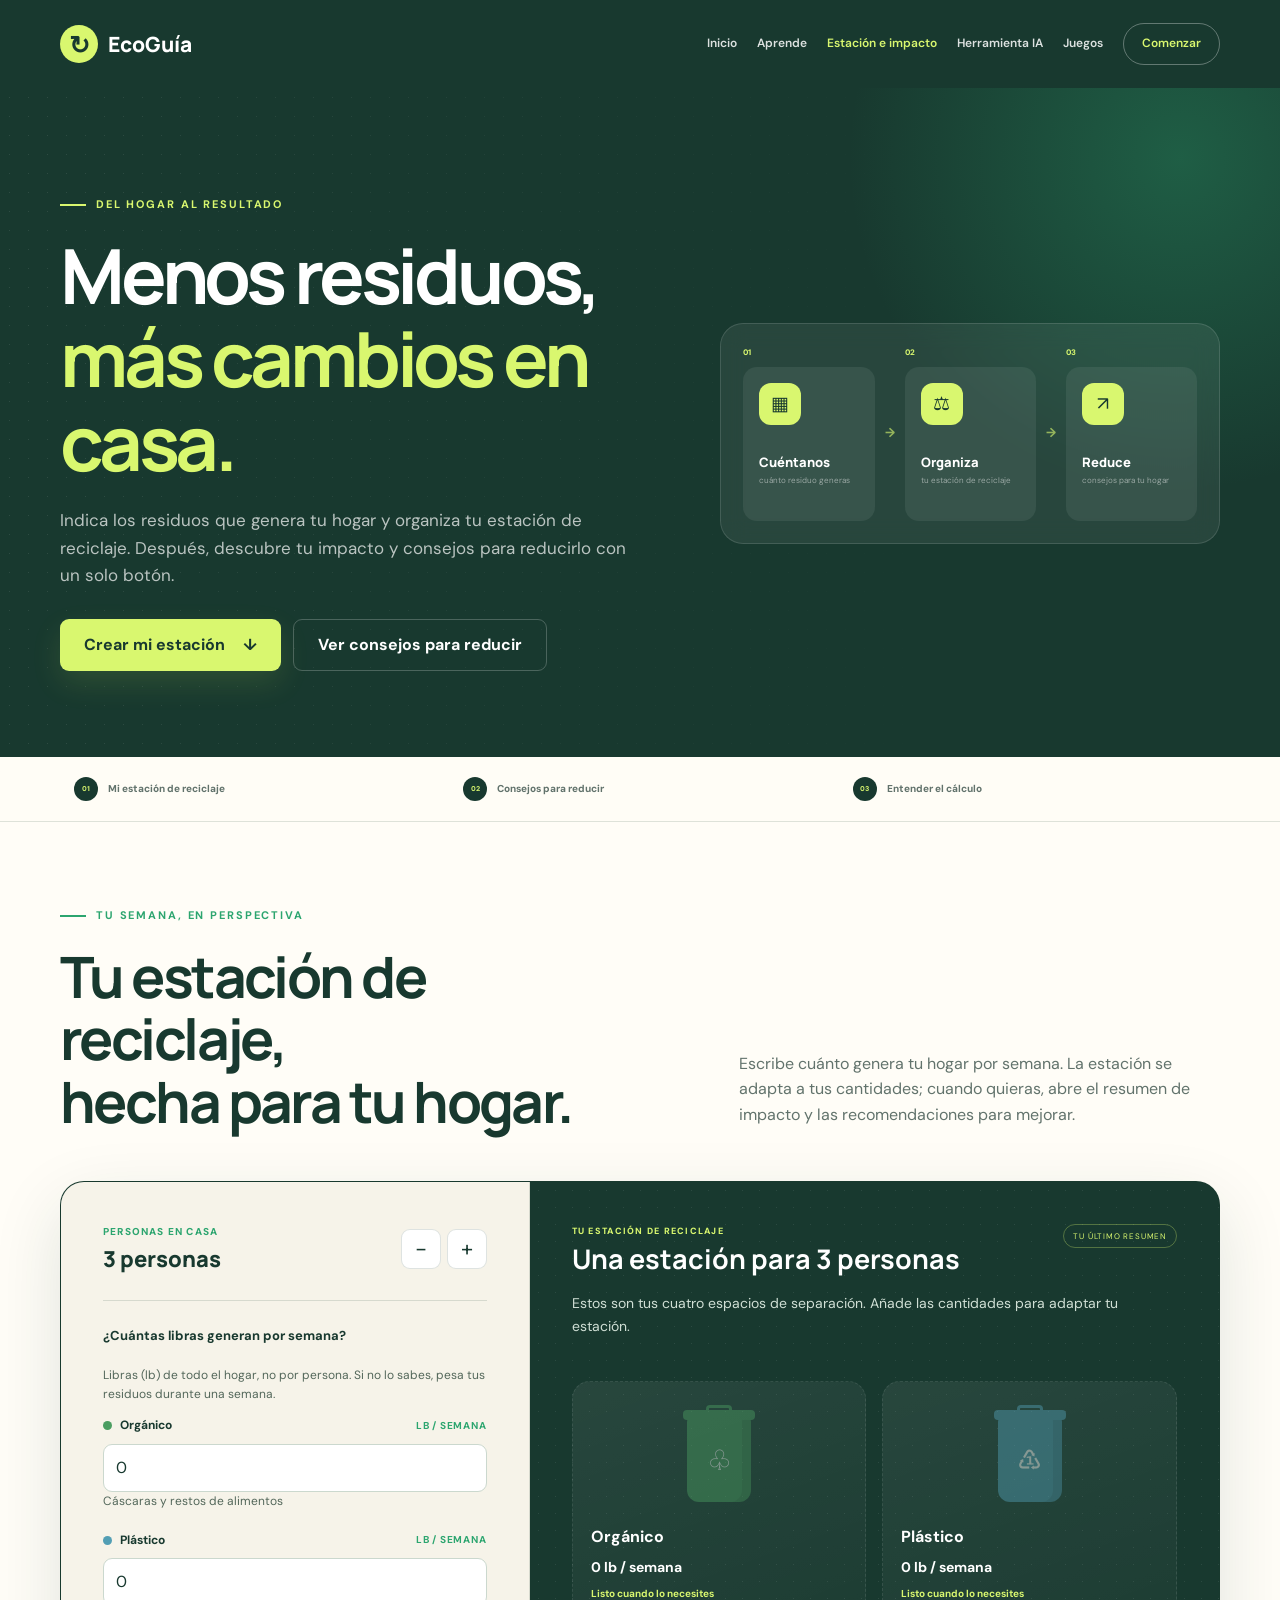
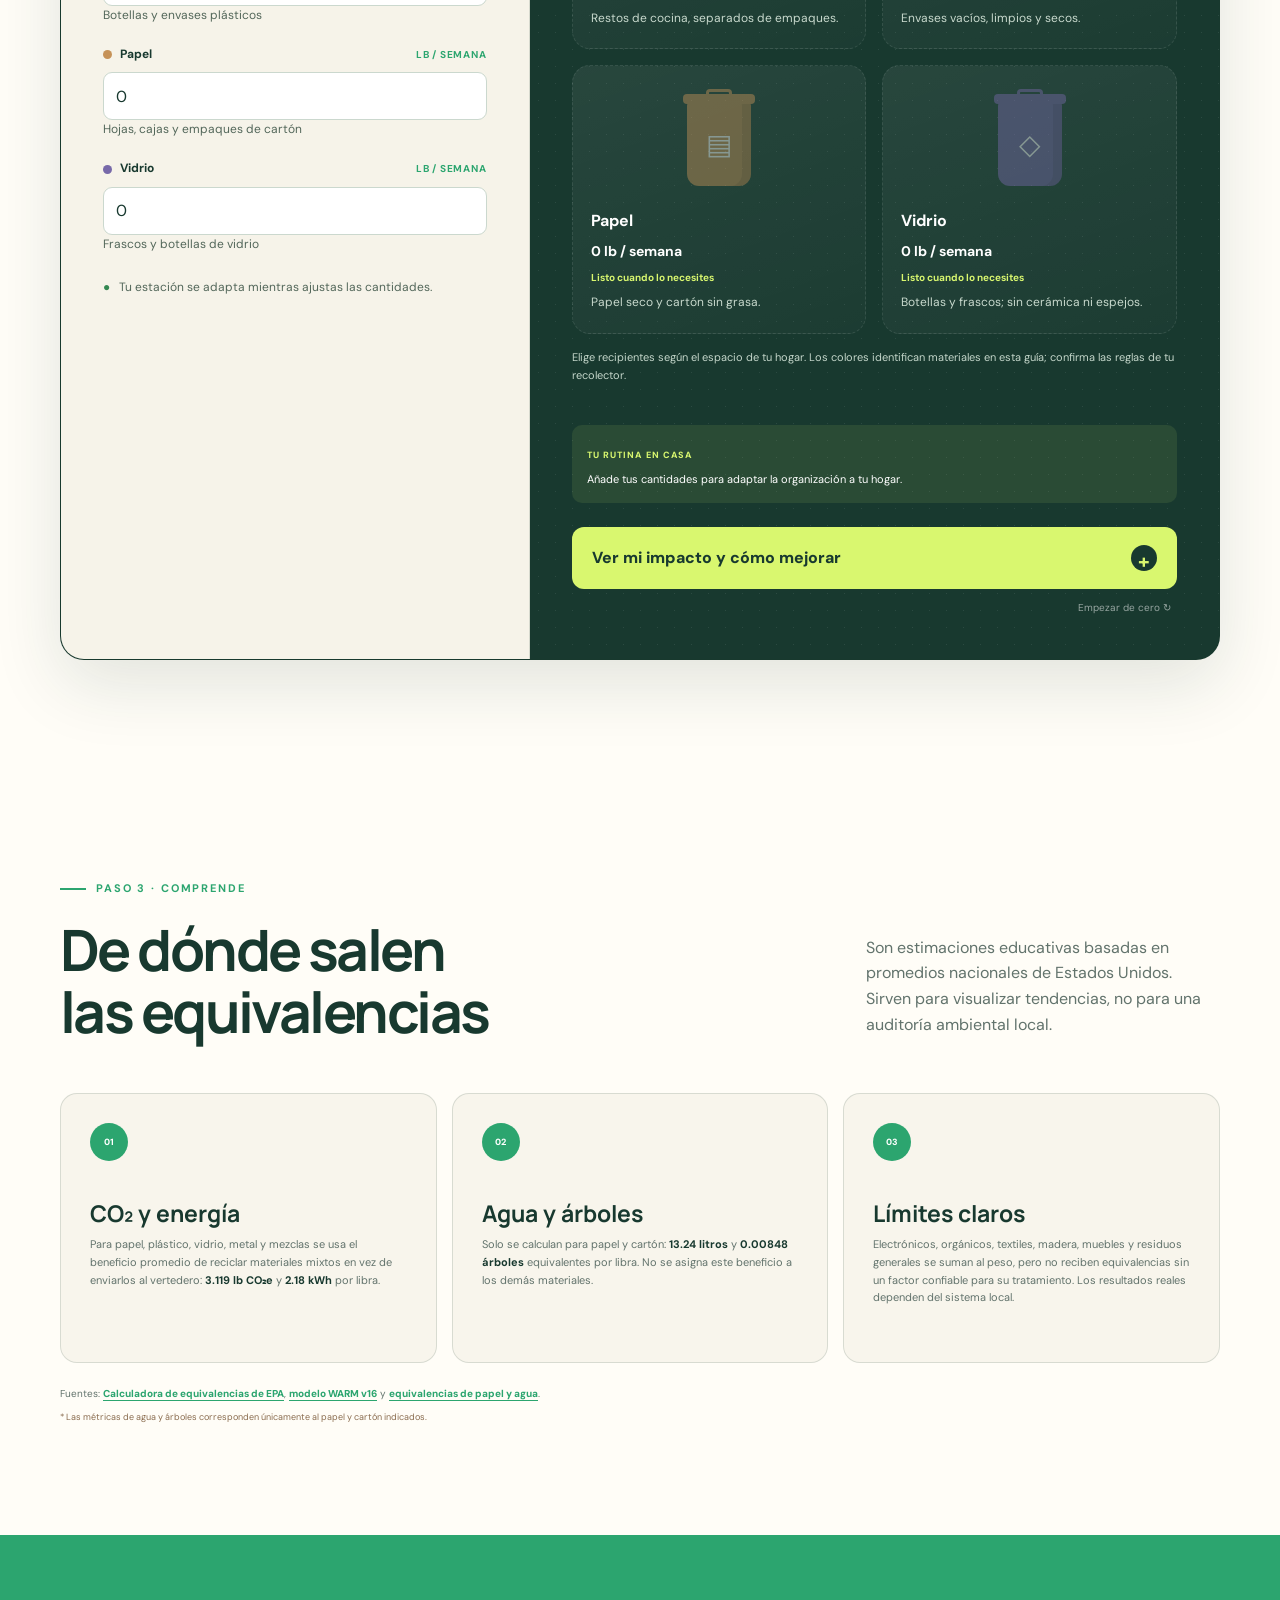
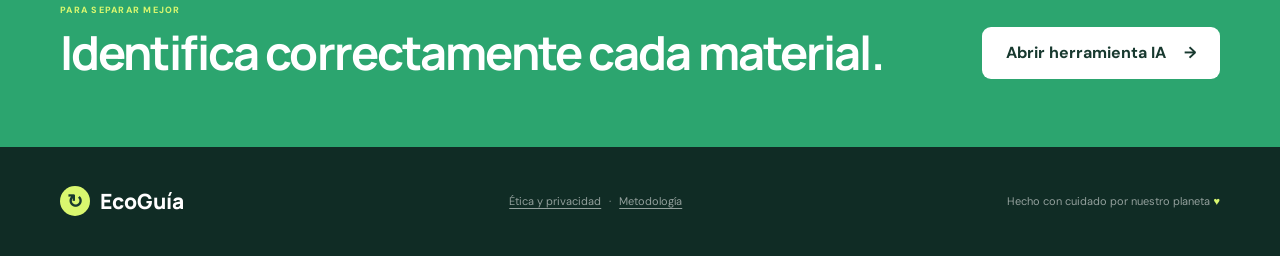
<file: impacto.html>
<!DOCTYPE html>
<html lang="es">
<head>
  <meta charset="UTF-8">
  <meta name="viewport" content="width=device-width, initial-scale=1.0">
  <meta name="robots" content="noindex">
  <title>Estación e impacto | EcoGuía</title>
  <link rel="canonical" href="estacion.html">
  <script>
    const destination = new URL("estacion.html", window.location.href);
    destination.search = window.location.search;
    destination.hash = window.location.hash || "#impacto";
    window.location.replace(destination.href);
  </script>
</head>
<body>
  <p>La calculadora ahora forma parte de <a href="estacion.html#impacto">Estación e impacto</a>.</p>
</body>
</html>
</file>
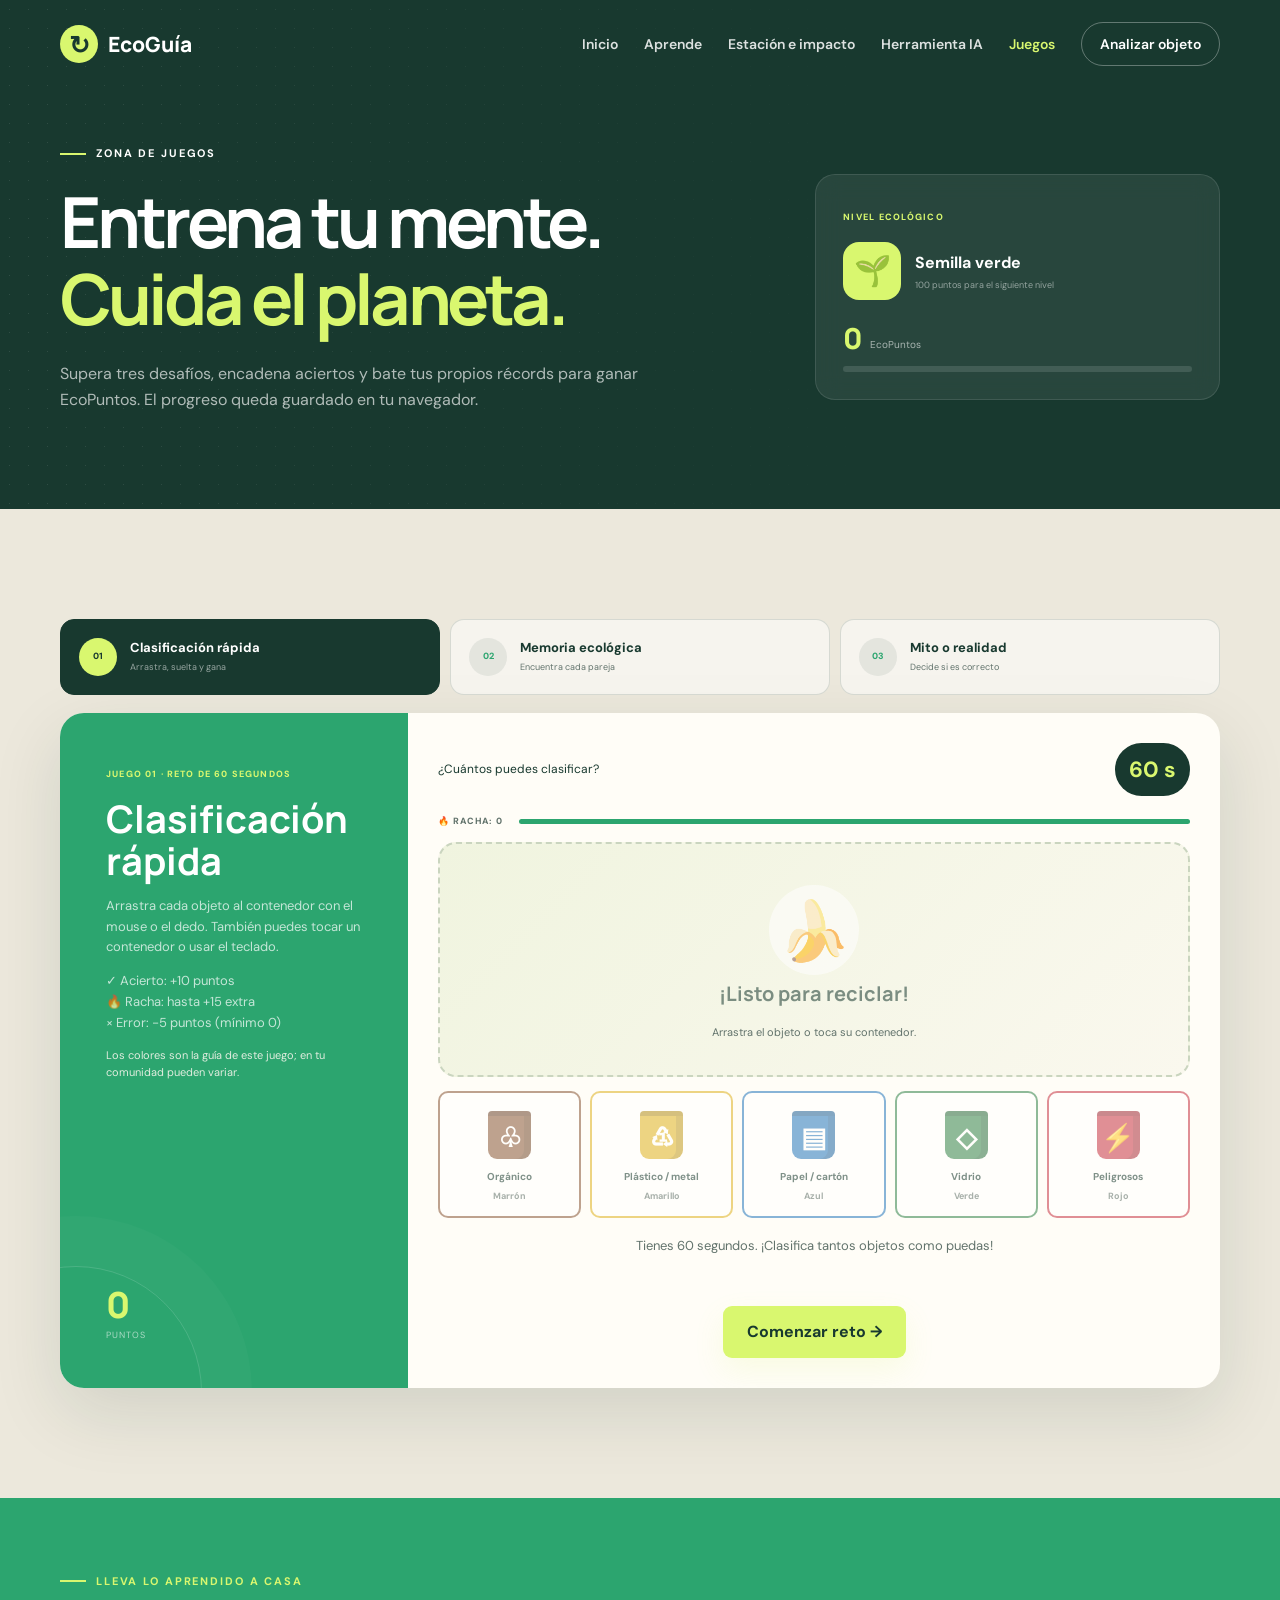
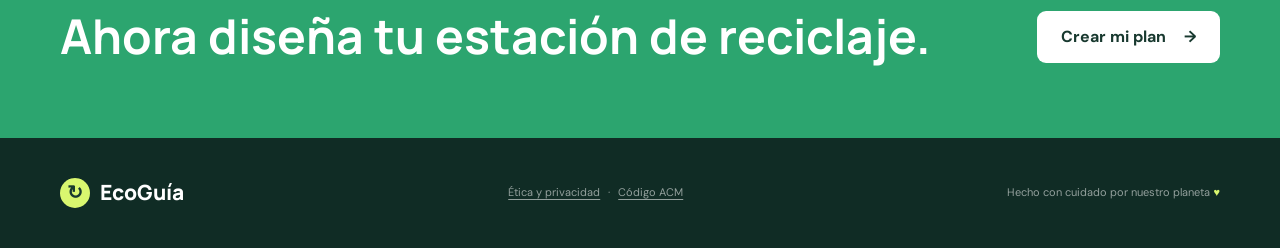
<file: juegos.html>
<!DOCTYPE html>
<html lang="es">
<head>
  <meta charset="UTF-8"><meta name="viewport" content="width=device-width, initial-scale=1.0"><meta name="description" content="Juegos educativos de reciclaje de EcoGuía."><meta name="theme-color" content="#18392f">
  <title>Juegos educativos | EcoGuía</title><link rel="preconnect" href="https://fonts.googleapis.com"><link rel="preconnect" href="https://fonts.gstatic.com" crossorigin><link href="https://fonts.googleapis.com/css2?family=DM+Sans:wght@400;500;600;700&family=Manrope:wght@600;700;800&display=swap" rel="stylesheet"><link rel="stylesheet" href="styles.css">
</head>
<body class="games-page">
  <a class="skip-link" href="#contenido">Saltar al contenido</a>
  <header class="site-header" id="inicio"><nav class="nav container" aria-label="Navegación principal"><a class="brand" href="index.html"><span class="brand-mark" aria-hidden="true">↻</span><span>EcoGuía</span></a><button class="menu-button" type="button" aria-expanded="false" aria-controls="nav-links"><span class="sr-only">Abrir menú</span><span></span><span></span><span></span></button><div class="nav-links" id="nav-links"><a href="index.html">Inicio</a><a href="aprender.html">Aprende</a><a href="estacion.html">Estación e impacto</a><a href="ecoscan.html">Herramienta IA</a><a class="active" href="juegos.html">Juegos</a><a class="nav-cta" href="ecoscan.html">Analizar objeto</a></div></nav></header>
  <main id="contenido">
    <section class="games-hero"><div class="container games-hero-grid"><div class="reveal"><p class="eyebrow"><span></span> Zona de juegos</p><h1>Entrena tu mente.<br><em>Cuida el planeta.</em></h1><p>Supera tres desafíos, encadena aciertos y bate tus propios récords para ganar EcoPuntos. El progreso queda guardado en tu navegador.</p></div><div class="game-profile reveal"><span>NIVEL ECOLÓGICO</span><div class="profile-level"><i id="level-icon">🌱</i><div><strong id="level-name">Semilla verde</strong><small id="level-message">Completa retos para subir de nivel</small></div></div><div class="points-row"><b id="total-points">0</b><span>EcoPuntos</span></div><div class="level-track"><i id="level-progress"></i></div></div></div></section>
    <section class="game-zone section"><div class="container">
      <div class="game-selector reveal" role="tablist" aria-label="Selecciona un juego"><button class="game-tab active" data-game="sort" role="tab" aria-selected="true"><span>01</span><b>Clasificación rápida</b><small>Arrastra, suelta y gana</small></button><button class="game-tab" data-game="memory" role="tab" aria-selected="false"><span>02</span><b>Memoria ecológica</b><small>Encuentra cada pareja</small></button><button class="game-tab" data-game="truth" role="tab" aria-selected="false"><span>03</span><b>Mito o realidad</b><small>Decide si es correcto</small></button></div>
      <section class="game-panel reveal" id="sort-game" data-panel="sort">
        <div class="game-intro"><span class="game-label">JUEGO 01 · RETO DE 60 SEGUNDOS</span><h2>Clasificación rápida</h2><p>Arrastra cada objeto al contenedor con el mouse o el dedo. También puedes tocar un contenedor o usar el teclado.</p><p>✓ Acierto: +10 puntos<br>🔥 Racha: hasta +15 extra<br>× Error: −5 puntos (mínimo 0)</p><small>Los colores son la guía de este juego; en tu comunidad pueden variar.</small><div class="game-score"><b id="sort-score">0</b><span>puntos</span></div></div>
        <div class="play-card sort-arena"><div class="sort-hud"><span id="sort-round">¿Cuántos puedes clasificar?</span><strong id="sort-clock" role="timer" aria-label="Tiempo restante">60 s</strong><button id="sort-pause" type="button" hidden>Pausar</button></div><div class="round-line"><span id="sort-streak">🔥 Racha: 0</span><div><i id="sort-progress"></i></div></div>
        <div class="sort-stage"><button type="button" class="sort-object" id="sort-draggable" aria-describedby="sort-instruction" disabled><span id="sort-icon">🍌</span><h3 id="sort-name">¡Listo para reciclar!</h3></button><p id="sort-instruction">Arrastra el objeto o toca su contenedor.</p></div>
        <div class="bin-options sort-bins" id="bin-options"><button type="button" data-bin="organico" disabled><i>♧</i><b>Orgánico</b><small>Marrón</small></button><button type="button" data-bin="plastico" disabled><i>♳</i><b>Plástico / metal</b><small>Amarillo</small></button><button type="button" data-bin="papel" disabled><i>▤</i><b>Papel / cartón</b><small>Azul</small></button><button type="button" data-bin="vidrio" disabled><i>◇</i><b>Vidrio</b><small>Verde</small></button><button type="button" data-bin="especial" disabled><i>⚡</i><b>Peligrosos</b><small>Rojo</small></button></div>
        <p class="game-feedback" id="sort-feedback" aria-live="polite">Tienes 60 segundos. ¡Clasifica tantos objetos como puedas!</p><button class="button button-primary" id="sort-start" type="button">Comenzar reto →</button><button class="button button-primary game-next" id="sort-next" type="button" hidden>Siguiente objeto →</button></div>
      </section>
      <section class="game-panel" id="memory-game" data-panel="memory" hidden><div class="game-intro"><span class="game-label">JUEGO 02 · ELIGE TU DESAFÍO</span><h2>Memoria ecológica</h2><p>Encuentra todas las parejas antes de que termine el tiempo. Elige tu desafío: 45, 60 o 90 segundos.</p><div class="game-score"><b id="memory-moves">0</b><span>movimientos</span></div></div><div class="memory-wrap"><div class="memory-board" id="memory-board" aria-label="Tablero de memoria"></div><div class="memory-status"><p id="memory-message">Selecciona dos tarjetas para comenzar.</p><button class="button button-primary" id="memory-restart" type="button">Reiniciar reto ↻</button></div></div></section>
      <section class="game-panel" id="truth-game" data-panel="truth" hidden><div class="game-intro"><span class="game-label">JUEGO 03 · 8 DECISIONES</span><h2>Mito o realidad</h2><p>Lee cada afirmación y decide si es una buena práctica. Encadena aciertos para obtener bonificaciones y descubre la explicación.</p><div class="game-score"><b id="truth-score">0</b><span>aciertos</span></div></div><div class="play-card truth-card"><div class="round-line"><span id="truth-round">Afirmación 1 de 8</span><div><i id="truth-progress"></i></div></div><span class="truth-symbol">?</span><h3 id="truth-statement"></h3><div class="truth-options"><button type="button" data-value="true">✓ Realidad</button><button type="button" data-value="false">× Mito</button></div><p class="game-feedback" id="truth-feedback" aria-live="polite"></p><button class="button button-primary game-next" id="truth-next" type="button" hidden>Siguiente afirmación →</button></div></section>
    </div></section>
    <section class="games-closing"><div class="container games-closing-inner"><div><p class="eyebrow light"><span></span> Lleva lo aprendido a casa</p><h2>Ahora diseña tu estación de reciclaje.</h2></div><a class="button button-light" href="estacion.html">Crear mi plan <span>→</span></a></div></section>
  </main>
  <footer><div class="container footer-inner"><a class="brand footer-brand" href="index.html"><span class="brand-mark">↻</span><span>EcoGuía</span></a><p class="footer-links"><a href="etica.html">Ética y privacidad</a><span aria-hidden="true">·</span><a href="https://www.acm.org/binaries/content/assets/about/codigo-de-etica-y-conducta-profesional-de-acm.pdf" target="_blank" rel="noopener noreferrer">Código ACM</a></p><p>Hecho con cuidado por nuestro planeta <span>♥</span></p></div></footer><script src="site.js"></script><script src="games.js"></script>
</body></html>
</file>
<file: styles.css>
:root{--ink:#18392f;--deep:#102c25;--green:#2ca56f;--lime:#d9f76f;--cream:#f5f1e7;--paper:#fffdf7;--muted:#62736c;--line:rgba(24,57,47,.14);--red:#db6b63;--shadow:0 24px 70px rgba(17,51,40,.12)}
*{box-sizing:border-box}[hidden]{display:none!important}html{scroll-behavior:smooth}body{margin:0;color:var(--ink);background:var(--cream);font-family:"DM Sans",sans-serif;line-height:1.6}button,input{font:inherit}button,a{-webkit-tap-highlight-color:transparent}button:disabled{cursor:not-allowed;opacity:.55}a{color:inherit}:focus-visible{outline:3px solid #e2ff79;outline-offset:3px}.container{width:min(1160px,calc(100% - 40px));margin-inline:auto}.sr-only{position:absolute;width:1px;height:1px;padding:0;margin:-1px;overflow:hidden;clip:rect(0,0,0,0);white-space:nowrap;border:0}.skip-link{position:fixed;left:12px;top:-80px;z-index:100;background:white;padding:10px 16px;border-radius:8px;transition:.2s}.skip-link:focus{top:12px}
.site-header{position:absolute;z-index:20;width:100%;color:white}.nav{height:88px;display:flex;align-items:center;justify-content:space-between}.brand{display:inline-flex;align-items:center;gap:10px;text-decoration:none;font:800 21px/1 "Manrope",sans-serif}.brand-mark{display:grid;place-items:center;width:38px;height:38px;border-radius:50%;background:var(--lime);color:var(--ink);font-size:25px}.nav-links{display:flex;align-items:center;gap:26px;font-size:14px;font-weight:600}.nav-links a{text-decoration:none;opacity:.85;transition:.2s}.nav-links a:hover{opacity:1}.nav-links .nav-cta{border:1px solid rgba(255,255,255,.32);padding:10px 18px;border-radius:99px;opacity:1}.menu-button{display:none;border:0;background:transparent;padding:8px}.menu-button span:not(.sr-only){display:block;width:24px;height:2px;background:white;margin:5px}
.hero{position:relative;min-height:760px;padding:150px 0 135px;overflow:hidden;color:white;background:var(--ink)}.hero::before{content:"";position:absolute;inset:0;opacity:.16;background-image:radial-gradient(rgba(255,255,255,.7) .7px,transparent .7px);background-size:18px 18px;mask-image:linear-gradient(to right,black,transparent 52%)}.hero-glow{position:absolute;width:700px;height:700px;right:-170px;top:35px;border-radius:50%;background:radial-gradient(circle,rgba(67,183,125,.32),transparent 65%)}.hero-grid{position:relative;z-index:2;display:grid;grid-template-columns:1.05fr .95fr;gap:70px;align-items:center}.eyebrow{margin:0 0 20px;display:flex;align-items:center;gap:10px;letter-spacing:.17em;text-transform:uppercase;font-size:11px;font-weight:700}.eyebrow span{width:26px;height:2px;background:var(--lime)}.eyebrow.dark{color:var(--green)}.eyebrow.dark span{background:var(--green)}.eyebrow.light{color:var(--lime)}h1,h2,h3{font-family:"Manrope",sans-serif;margin-top:0;line-height:1.1}h1{max-width:680px;margin-bottom:24px;font-size:clamp(48px,6vw,78px);letter-spacing:-.055em}h1 em,.assistant-copy h2 em{color:var(--lime);font-style:normal}.hero-lead{max-width:590px;margin:0 0 32px;color:rgba(255,255,255,.72);font-size:17px}.hero-actions{display:flex;gap:12px;flex-wrap:wrap}.button{display:inline-flex;justify-content:center;align-items:center;gap:18px;min-height:52px;padding:0 24px;border:0;border-radius:9px;text-decoration:none;font-weight:700;cursor:pointer;transition:transform .2s,box-shadow .2s,background .2s}.button:hover{transform:translateY(-2px)}.button-primary{background:var(--lime);color:var(--ink);box-shadow:0 12px 30px rgba(203,238,83,.12)}.button-ghost{color:white;border:1px solid rgba(255,255,255,.22)}.hero-facts{display:flex;gap:40px;margin-top:55px}.hero-facts div{display:flex;gap:10px;align-items:center}.hero-facts strong{font:800 25px/1 "Manrope";color:var(--lime)}.hero-facts span{font-size:10px;line-height:1.2;color:rgba(255,255,255,.55);text-transform:uppercase;letter-spacing:.1em}
.hero-visual{position:relative;min-height:500px}.planet{position:absolute;z-index:3;left:50%;top:50%;width:290px;height:290px;transform:translate(-50%,-50%);border-radius:50%;background:#55bd84;box-shadow:inset -30px -30px 0 rgba(0,0,0,.07),0 35px 75px rgba(0,0,0,.23)}.planet::before,.planet::after{content:"";position:absolute;border-radius:55% 45% 58% 42%;background:#23885a}.planet::before{width:85px;height:50px;top:52px;left:34px;transform:rotate(25deg)}.planet::after{width:100px;height:60px;right:28px;bottom:44px;transform:rotate(-22deg)}.planet-leaf{position:absolute;z-index:2;width:55px;height:85px;top:-28px;background:var(--lime);border-radius:100% 0 100% 0;transform-origin:bottom}.leaf-a{left:120px;transform:rotate(-18deg)}.leaf-b{left:155px;transform:rotate(33deg) scale(.75)}.planet-face{position:absolute;z-index:4;left:102px;top:120px}.planet-face i{display:inline-block;width:9px;height:14px;margin:0 20px;border-radius:50%;background:var(--ink)}.planet-face b{display:block;width:42px;height:22px;margin:17px auto 0;border-bottom:5px solid var(--ink);border-radius:50%}.orbit{position:absolute;left:50%;top:50%;border:1px solid rgba(255,255,255,.12);border-radius:50%;transform:translate(-50%,-50%) rotate(-15deg)}.orbit-one{width:460px;height:410px}.orbit-two{width:575px;height:520px}.float-card{position:absolute;z-index:5;min-width:165px;display:flex;align-items:center;gap:12px;padding:12px 14px;border:1px solid rgba(255,255,255,.13);border-radius:14px;background:rgba(255,255,255,.1);box-shadow:0 16px 45px rgba(0,0,0,.2);backdrop-filter:blur(12px);animation:bob 5s ease-in-out infinite}.float-card>span{display:grid;place-items:center;width:42px;height:42px;border-radius:10px;background:var(--lime);color:var(--ink);font-size:23px}.float-card p{margin:0;line-height:1.15}.float-card b,.float-card small{display:block}.float-card b{font-size:13px}.float-card small{margin-top:5px;color:rgba(255,255,255,.6);font-size:10px}.card-plastic{top:45px;right:-5px}.card-organic{bottom:50px;right:3px;animation-delay:-1.8s}.card-paper{bottom:65px;left:-25px;animation-delay:-3.2s}.spark{position:absolute;color:var(--lime);font-size:22px}.spark-a{left:35px;top:90px}.spark-b{right:55px;bottom:140px;font-size:13px}.hero-wave{position:absolute;z-index:4;left:-2%;bottom:-95px;width:104%;height:155px;border-radius:50% 50% 0 0/40% 40% 0 0;background:var(--cream)}@keyframes bob{0%,100%{transform:translateY(0) rotate(-1deg)}50%{transform:translateY(-12px) rotate(1deg)}}
.section{padding:110px 0}.section-heading{display:grid;grid-template-columns:1.35fr .65fr;align-items:end;gap:70px;margin-bottom:50px}.section-heading h2,.assistant-copy h2,.challenge-copy h2,.closing h2{margin-bottom:0;font-size:clamp(36px,4.5vw,57px);letter-spacing:-.045em}.section-heading>p{margin:0 0 6px;color:var(--muted)}.waste-tabs{display:grid;grid-template-columns:repeat(5,1fr);gap:8px;margin-bottom:18px}.waste-tab{padding:14px;border:1px solid var(--line);border-radius:9px;background:transparent;color:var(--muted);cursor:pointer;font-weight:700;transition:.2s}.waste-tab span{margin-right:7px}.waste-tab:hover,.waste-tab.active{border-color:var(--ink);background:var(--ink);color:white}.category-panel{min-height:420px;display:grid;grid-template-columns:.8fr 1.2fr;overflow:hidden;border-radius:24px;background:var(--paper);box-shadow:var(--shadow)}.bin-illustration{position:relative;display:grid;place-items:center;overflow:hidden;background:#dcecca;transition:background .35s}.bin-illustration::before{content:"";position:absolute;width:330px;height:330px;border:1px dashed rgba(24,57,47,.15);border-radius:50%}.bin-body{position:relative;z-index:2;width:150px;height:178px;display:grid;place-items:center;border-radius:12px 12px 28px 28px;background:#4b9d61;box-shadow:inset -16px 0 rgba(0,0,0,.08);transition:background .35s}.bin-body::before,.bin-body::after{content:"";position:absolute;top:20px;width:9px;height:130px;border-radius:8px;background:rgba(255,255,255,.16)}.bin-body::before{left:36px}.bin-body::after{right:36px}.bin-body span{z-index:2;color:white;font-size:52px}.bin-lid{position:absolute;z-index:3;top:calc(50% - 113px);width:178px;height:27px;border-radius:9px;background:#347a4a;transition:background .35s}.bin-lid::after{content:"";position:absolute;left:62px;top:-13px;width:53px;height:15px;border-radius:8px 8px 0 0;background:inherit}.bin-shadow{position:absolute;width:205px;height:26px;top:calc(50% + 105px);border-radius:50%;background:rgba(24,57,47,.13);filter:blur(4px)}.category-content{padding:48px 54px}.category-title-row{display:flex;align-items:flex-start;gap:20px}.category-number{padding-top:4px;color:var(--green);font:800 14px "Manrope"}.category-title-row p{margin:0 0 4px;color:var(--green);text-transform:uppercase;letter-spacing:.14em;font-size:10px;font-weight:700}.category-title-row h3{margin:0;font-size:31px;letter-spacing:-.035em}.category-description{color:var(--muted)}.examples-grid{display:grid;grid-template-columns:1fr 1fr;gap:24px;margin-top:26px}.examples-grid h4{margin:0 0 10px;font-size:13px}.examples-grid ul{list-style:none;padding:0;margin:0;color:var(--muted);font-size:13px}.examples-grid li{margin:5px 0}.examples-grid li::before{content:"•";color:var(--green);margin-right:8px}.examples-grid div:last-child li::before{color:var(--red)}.yes-dot,.no-dot{display:inline-grid;place-items:center;width:20px;height:20px;margin-right:6px;border-radius:50%;background:#dff3e8;color:var(--green)}.no-dot{background:#f8e5e3;color:var(--red)}.tip-line{display:flex;gap:10px;margin:26px 0 0;padding:14px 16px;border-radius:10px;background:#f3efe3;color:var(--muted);font-size:12px}.tip-line b{color:var(--ink)}
.station-section{background:var(--paper)}.station-heading{display:grid;grid-template-columns:1.1fr .9fr;gap:90px;align-items:end;margin-bottom:48px}.station-heading h2{margin-bottom:0;font-size:clamp(36px,4.5vw,57px);letter-spacing:-.045em}.station-heading>p{margin:0 0 5px;color:var(--muted)}.station-app{display:grid;grid-template-columns:.84fr 1.16fr;min-height:555px;overflow:hidden;border:1px solid var(--line);border-radius:24px;background:var(--cream);box-shadow:var(--shadow)}.station-controls{padding:42px;border-right:1px solid var(--line);background:#f6f3e9}.people-control{display:flex;align-items:center;justify-content:space-between;padding-bottom:26px;border-bottom:1px solid var(--line)}.control-label{display:block;margin-bottom:4px;color:var(--green);font-size:10px;font-weight:800;letter-spacing:.12em;text-transform:uppercase}.people-control strong{font:800 22px "Manrope"}.people-control strong b{font:inherit}.stepper{display:flex;gap:6px}.stepper button{width:40px;height:40px;border:1px solid var(--line);border-radius:9px;background:white;color:var(--ink);font-size:22px;cursor:pointer;transition:.2s}.stepper button:hover{border-color:var(--green);color:var(--green)}.control-intro{margin:25px 0 19px;font-size:13px;font-weight:700}.waste-sliders{display:grid;gap:20px}.waste-sliders label>span{display:flex;align-items:center;margin-bottom:8px;font-size:12px;font-weight:700}.waste-sliders label b{margin-left:auto;color:var(--green);font-size:10px;text-transform:uppercase;letter-spacing:.08em}.material-dot{width:9px;height:9px;margin-right:8px;border-radius:50%;background:#4b9d61}.material-dot.plastic{background:#529eb4}.material-dot.paper{background:#c69258}.material-dot.glass{background:#7769a9}.waste-sliders input{width:100%;height:5px;appearance:none;border-radius:99px;background:#dcded5;accent-color:var(--green);cursor:pointer}.waste-sliders input::-webkit-slider-thumb{width:18px;height:18px;appearance:none;border:4px solid white;border-radius:50%;background:var(--green);box-shadow:0 2px 8px rgba(24,57,47,.25)}.station-button{width:100%;margin-top:30px;background:var(--ink);color:white}.station-button span{color:var(--lime)}.station-result{position:relative;display:grid;place-items:center;padding:42px;background:var(--ink);color:white}.station-result::before{content:"";position:absolute;inset:0;opacity:.12;background-image:radial-gradient(rgba(255,255,255,.7) .7px,transparent .7px);background-size:17px 17px}.result-placeholder{position:relative;z-index:1;max-width:330px;text-align:center;color:rgba(255,255,255,.58)}.result-placeholder h3{margin:22px 0 8px;color:white;font-size:23px}.result-placeholder p{margin:0;font-size:13px}.mini-station{height:110px;display:flex;align-items:flex-end;justify-content:center;gap:10px}.mini-station span{position:relative;width:55px;height:83px;border-radius:7px 7px 13px 13px;background:#55a879;box-shadow:inset -8px 0 rgba(0,0,0,.1)}.mini-station span::before{content:"";position:absolute;left:-4px;right:-4px;top:-8px;height:11px;border-radius:5px;background:inherit}.mini-station span:nth-child(2){height:105px;background:#529eb4}.mini-station span:nth-child(3){height:70px;background:#c69258}.result-content{position:relative;z-index:1;width:100%;align-self:stretch}.result-content:not([hidden]){display:flex;flex-direction:column}.result-top{display:flex;justify-content:space-between;gap:20px;align-items:flex-start}.result-kicker{display:block;margin-bottom:6px;color:var(--lime);font-size:9px;font-weight:800;letter-spacing:.14em}.result-top h3{margin:0;font-size:27px}.saved-pill{padding:5px 9px;border:1px solid rgba(217,247,111,.3);border-radius:99px;color:var(--lime);font-size:8px;text-transform:uppercase;letter-spacing:.1em}.recommended-bins{display:grid;grid-template-columns:repeat(4,1fr);gap:9px;margin:28px 0}.recommended-bin{padding:14px 8px;border:1px solid rgba(255,255,255,.1);border-radius:12px;background:rgba(255,255,255,.06);text-align:center}.recommended-bin i{display:grid;place-items:center;width:36px;height:40px;margin:0 auto 9px;border-radius:5px 5px 9px 9px;background:var(--bin-color);color:white;font-style:normal}.recommended-bin strong,.recommended-bin span{display:block}.recommended-bin strong{font-size:10px}.recommended-bin span{margin-top:2px;color:rgba(255,255,255,.5);font-size:8px}.impact-row{display:grid;grid-template-columns:auto 1fr;gap:20px;align-items:center;padding:20px 0;border-top:1px solid rgba(255,255,255,.1);border-bottom:1px solid rgba(255,255,255,.1)}.impact-ring{--percentage:0;display:grid;place-items:center;width:105px;height:105px;border-radius:50%;background:radial-gradient(circle at center,var(--ink) 59%,transparent 60%),conic-gradient(var(--lime) calc(var(--percentage)*1%),rgba(255,255,255,.1) 0)}.impact-ring strong,.impact-ring span{grid-area:1/1}.impact-ring strong{margin-top:-13px;font:800 22px "Manrope"}.impact-ring span{margin-top:26px;color:rgba(255,255,255,.5);font-size:8px;text-transform:uppercase}.impact-row h4{margin:0 0 4px;font:800 18px "Manrope"}.impact-row p{margin:0;color:rgba(255,255,255,.6);font-size:11px}.weekly-plan{margin-top:20px;padding:15px;border-radius:10px;background:rgba(217,247,111,.09)}.weekly-plan span{color:var(--lime);font-size:9px;font-weight:800;text-transform:uppercase;letter-spacing:.12em}.weekly-plan p{margin:5px 0 0;font-size:11px}.text-button{align-self:flex-end;margin-top:14px;border:0;background:transparent;color:rgba(255,255,255,.55);font-size:10px;cursor:pointer}
.scan-section{overflow:hidden;background:#e7eedb}.scan-grid{display:grid;grid-template-columns:.8fr 1.2fr;gap:85px;align-items:center}.scan-copy h2{margin-bottom:22px;font-size:clamp(36px,4.5vw,57px);letter-spacing:-.045em}.scan-copy h2 em{color:var(--green);font-style:normal}.scan-copy>p:not(.eyebrow){color:var(--muted)}.scan-steps{list-style:none;padding:0;margin:32px 0 0}.scan-steps li{display:flex;gap:16px;align-items:flex-start;margin:18px 0}.scan-steps li>span{display:grid;place-items:center;width:36px;height:36px;flex:0 0 auto;border:1px solid rgba(44,165,111,.3);border-radius:50%;color:var(--green);font-size:9px;font-weight:800}.scan-steps p{margin:0;color:var(--muted);font-size:12px}.scan-steps b{display:block;color:var(--ink);font-size:13px}.scan-privacy{color:var(--ink)}.scan-privacy small{color:var(--muted)}.scan-privacy>span{border-color:rgba(44,165,111,.3);color:var(--green)}.scanner{overflow:hidden;border:1px solid rgba(255,255,255,.08);border-radius:24px;background:var(--ink);color:white;box-shadow:0 30px 80px rgba(16,44,37,.2)}.scanner-top{height:64px;display:flex;align-items:center;justify-content:space-between;padding:0 22px;border-bottom:1px solid rgba(255,255,255,.09)}.scanner-top div{display:flex;align-items:center;gap:9px}.scanner-top strong{font:800 13px "Manrope"}.scanner-top>span{color:rgba(255,255,255,.45);font-size:9px;text-transform:uppercase;letter-spacing:.09em}.scan-live-dot{width:8px;height:8px;border-radius:50%;background:var(--lime);box-shadow:0 0 0 4px rgba(217,247,111,.12)}.camera-stage{position:relative;height:350px;display:grid;place-items:center;overflow:hidden;background:#0d241f}.camera-stage::after{content:"";position:absolute;inset:0;pointer-events:none;background:linear-gradient(transparent 49.5%,rgba(217,247,111,.05) 50%,transparent 50.5%);background-size:100% 8px;opacity:.35}.camera-stage video,.camera-stage>img{width:100%;height:100%;object-fit:cover}.camera-placeholder{max-width:290px;padding:20px;text-align:center;color:rgba(255,255,255,.5)}.camera-placeholder h3{margin:14px 0 6px;color:white;font-size:20px}.camera-placeholder p{margin:0;font-size:11px}.camera-icon{display:grid;place-items:center;width:66px;height:66px;margin:auto;border:1px solid rgba(217,247,111,.35);border-radius:50%;color:var(--lime);font-size:34px}.focus-frame{position:absolute;z-index:2;inset:45px 85px}.focus-frame i{position:absolute;width:38px;height:38px;border-color:var(--lime);border-style:solid}.focus-frame i:nth-child(1){left:0;top:0;border-width:2px 0 0 2px}.focus-frame i:nth-child(2){right:0;top:0;border-width:2px 2px 0 0}.focus-frame i:nth-child(3){left:0;bottom:0;border-width:0 0 2px 2px}.focus-frame i:nth-child(4){right:0;bottom:0;border-width:0 2px 2px 0}.analyzing-layer{position:absolute;z-index:4;inset:0;place-items:center;background:rgba(13,36,31,.78);backdrop-filter:blur(4px)}.analyzing-layer:not([hidden]){display:grid}.analyzing-layer span{width:52px;height:52px;border:3px solid rgba(255,255,255,.15);border-top-color:var(--lime);border-radius:50%;animation:scan-spin .8s linear infinite}.analyzing-layer p{position:absolute;margin-top:95px;color:rgba(255,255,255,.7);font-size:11px}@keyframes scan-spin{to{transform:rotate(360deg)}}.scanner-actions{display:flex;gap:9px;padding:17px 20px 9px}.scan-button{min-height:42px;display:flex;flex:1;align-items:center;justify-content:center;gap:8px;padding:0 14px;border:1px solid rgba(255,255,255,.15);border-radius:9px;background:transparent;color:white;font-size:11px;font-weight:700;cursor:pointer}.scan-button.primary{border-color:var(--lime);background:var(--lime);color:var(--ink)}.scan-message{padding:0 20px 16px;color:rgba(255,255,255,.4);font-size:9px;text-align:center}.scan-message.error{color:#f3a49d}.scan-result{position:relative;display:grid;grid-template-columns:auto 1fr auto;gap:16px;align-items:center;margin:0 20px 20px;padding:17px;border:1px solid rgba(217,247,111,.2);border-radius:13px;background:rgba(217,247,111,.08)}.scan-result[hidden]{display:none}.scan-result-icon{display:grid;place-items:center;width:52px;height:52px;border-radius:12px;background:var(--lime);color:var(--ink);font-size:26px}.scan-result-copy>span{color:var(--lime);font-size:8px;font-weight:800;letter-spacing:.11em}.scan-result-copy h3{margin:3px 0 4px;font-size:17px}.scan-result-copy p{margin:0;color:rgba(255,255,255,.65);font-size:10px}.scan-result-copy small{display:block;margin-top:6px;color:rgba(255,255,255,.38);font-size:8px}.scan-result>button{align-self:start;border:0;background:transparent;color:rgba(255,255,255,.6);font-size:18px;cursor:pointer}
.scan-grid{display:block}.scan-heading-layout{display:grid;grid-template-columns:1.15fr .85fr;gap:80px;align-items:end;margin-bottom:45px}.scan-heading-layout h2{margin:0;font-size:clamp(36px,4.5vw,57px);letter-spacing:-.045em}.scan-heading-layout h2 em{color:var(--green);font-style:normal}.scan-heading-layout>p{margin:0 0 6px;color:var(--muted)}.scan-workspace{display:grid;grid-template-columns:1.12fr .88fr;gap:18px;align-items:stretch}.scan-side{min-height:520px;padding:34px;border:1px solid var(--line);border-radius:24px;background:var(--paper);box-shadow:0 20px 60px rgba(17,51,40,.08)}.side-kicker{color:var(--green);font-size:9px;font-weight:800;letter-spacing:.13em}.scan-guide h3,.material-question h3{margin:8px 0 5px;font-size:25px}.scan-side .scan-steps{margin-top:26px}.scan-side .scan-privacy small{color:var(--muted)}.material-question>p{margin:0 0 24px;color:var(--muted);font-size:13px}.material-options{display:grid;grid-template-columns:1fr 1fr;gap:9px}.material-options button{min-height:55px;padding:10px;border:1px solid var(--line);border-radius:10px;background:#f7f5ec;color:var(--ink);font-size:11px;font-weight:700;cursor:pointer;transition:.2s}.material-options button:hover{border-color:var(--green);background:#e8f4e1;color:var(--green);transform:translateY(-1px)}.scan-side .scan-result{display:block;margin:0;padding:0;border:0;background:transparent;color:var(--ink)}.scan-side .scan-result[hidden],.material-question[hidden],.scan-guide[hidden]{display:none}.scan-result-head{display:grid;grid-template-columns:auto 1fr auto;gap:14px;align-items:center;padding-bottom:20px;border-bottom:1px solid var(--line)}.scan-side .scan-result-copy>span{color:var(--green)}.scan-side .scan-result-copy h3{margin:3px 0 0;font-size:21px}.scan-result-head>button{align-self:start;border:0;background:transparent;color:var(--muted);font-size:20px;cursor:pointer}.scan-side .scan-result>p{margin:21px 0 8px;color:var(--muted);font-size:13px}.scan-side .scan-result>small{display:block;color:#8a9792;font-size:9px}.detection-evidence{margin-top:26px;padding-top:20px;border-top:1px solid var(--line)}.detection-evidence>span{display:block;margin-bottom:11px;color:var(--green);font-size:9px;font-weight:800;letter-spacing:.12em;text-transform:uppercase}.detection-evidence #detection-list{display:grid;gap:7px}.evidence-row{display:grid;grid-template-columns:1fr auto;gap:12px;align-items:center;padding:9px 11px;border-radius:8px;background:#f3f1e8;font-size:10px}.evidence-row span:last-child{color:var(--green);font-weight:800}
.scan-impact-link{display:flex;align-items:center;justify-content:space-between;gap:15px;margin-top:21px;padding:13px 15px;border-radius:9px;background:var(--green);color:white;font-size:10px;font-weight:800;text-decoration:none}.scan-impact-link[hidden]{display:none}.scan-impact-link span{color:var(--lime);font-size:15px}
.assistant-section{position:relative;overflow:hidden;background:var(--ink);color:white}.assistant-section::after{content:"";position:absolute;left:-110px;bottom:-230px;width:520px;height:520px;border:1px solid rgba(255,255,255,.06);border-radius:50%;box-shadow:0 0 0 80px rgba(255,255,255,.02),0 0 0 160px rgba(255,255,255,.015)}.assistant-grid{position:relative;z-index:2;display:grid;grid-template-columns:.85fr 1.15fr;align-items:center;gap:100px}.assistant-copy h2{margin-bottom:22px}.assistant-copy>p:not(.eyebrow){max-width:470px;color:rgba(255,255,255,.65)}.privacy-note{display:flex;align-items:center;gap:14px;margin-top:35px}.privacy-note>span{display:grid;place-items:center;width:42px;height:42px;border:1px solid rgba(217,247,111,.32);border-radius:50%;color:var(--lime)}.privacy-note p{margin:0;line-height:1.25}.privacy-note b,.privacy-note small{display:block}.privacy-note b{font-size:13px}.privacy-note small{margin-top:4px;color:rgba(255,255,255,.5);font-size:11px}.assistant-card{overflow:hidden;border:1px solid rgba(255,255,255,.11);border-radius:22px;background:#fff;color:var(--ink);box-shadow:0 30px 90px rgba(0,0,0,.28)}.assistant-topbar{display:flex;align-items:center;gap:12px;padding:18px 22px;border-bottom:1px solid #e7e9e6;background:#fbfbf8}.ai-avatar,.mini-avatar{display:grid;place-items:center;width:42px;height:42px;flex:0 0 auto;border-radius:12px;background:var(--ink);color:var(--lime)}.assistant-topbar strong,.assistant-topbar span{display:block}.assistant-topbar strong{font:800 14px "Manrope"}.assistant-topbar div:nth-child(2)>span{color:#7f8e88;font-size:10px}.assistant-topbar i{display:inline-block;width:6px;height:6px;margin-right:5px;border-radius:50%;background:#44c47a}.assistant-topbar .local-badge{margin-left:auto;padding:4px 8px;border-radius:99px;background:#e7f4de;color:#3c794e;font-size:8px;font-weight:800;letter-spacing:.12em}.chat-area{height:285px;overflow-y:auto;padding:22px;background:#f5f4ef;scroll-behavior:smooth}.message{display:flex;gap:10px;max-width:88%;margin-bottom:14px;animation:enter .25s ease both}.message p{margin:0;padding:12px 14px;border-radius:5px 15px 15px 15px;background:white;font-size:13px;box-shadow:0 4px 15px rgba(0,0,0,.04)}.mini-avatar{width:30px;height:30px;border-radius:9px;font-size:11px}.user-message{margin-left:auto;justify-content:flex-end}.user-message p{background:var(--ink);color:white;border-radius:15px 5px 15px 15px}.result-message p{border-left:3px solid var(--green)}.result-message strong{color:var(--green)}.result-message small{display:block;margin-top:7px;color:var(--muted)}.inline-example{border:0;padding:0;background:transparent;color:var(--green);text-decoration:underline;cursor:pointer}.chat-form{display:flex;gap:8px;margin:16px 18px 10px;padding:5px 5px 5px 14px;border:1px solid #dfe3df;border-radius:10px}.chat-form:focus-within{border-color:var(--green);box-shadow:0 0 0 3px rgba(44,165,111,.1)}.chat-form input{min-width:0;flex:1;border:0;outline:0;background:transparent;font-size:12px}.chat-form button{width:40px;height:40px;border:0;border-radius:8px;background:var(--ink);color:var(--lime);cursor:pointer}.quick-questions{display:flex;align-items:center;flex-wrap:wrap;gap:6px;padding:0 18px 18px;color:#84928d;font-size:10px}.quick-questions button{padding:5px 9px;border:1px solid #dfe3df;border-radius:99px;background:white;color:var(--ink);font-size:9px;cursor:pointer}@keyframes enter{from{opacity:0;transform:translateY(6px)}}
.challenge{background:#e9e5da}.challenge-grid{display:grid;grid-template-columns:.8fr 1.2fr;gap:90px;align-items:center}.challenge-copy>p:not(.eyebrow){max-width:430px;color:var(--muted)}.score-card{max-width:370px;margin-top:35px;padding:18px 20px;border:1px solid var(--line);border-radius:13px;background:rgba(255,255,255,.45)}.score-card>div:first-child{display:flex;align-items:center;justify-content:space-between;font-size:11px;font-weight:700;text-transform:uppercase;letter-spacing:.08em}.score-card strong{color:var(--green);font-size:20px}.progress-track{height:6px;margin-top:13px;overflow:hidden;border-radius:99px;background:rgba(24,57,47,.1)}.progress-track span{display:block;width:0;height:100%;border-radius:inherit;background:var(--green);transition:width .5s}.quiz-card{min-height:480px;padding:35px 40px;border-radius:24px;background:var(--paper);box-shadow:var(--shadow);text-align:center}.quiz-progress{display:flex;align-items:center;gap:16px;text-align:left;color:var(--muted);font-size:10px;font-weight:700;text-transform:uppercase;letter-spacing:.08em}.quiz-progress div{height:5px;flex:1;overflow:hidden;border-radius:99px;background:#e3e4df}.quiz-progress i{display:block;width:20%;height:100%;background:var(--green);transition:width .3s}.quiz-object{width:100px;height:100px;display:grid;place-items:center;margin:30px auto 18px;border-radius:50%;background:#eef2df;font-size:55px}.quiz-question{margin:0 auto 25px;font-size:18px}.quiz-options{display:grid;grid-template-columns:repeat(2,1fr);gap:9px}.quiz-option{padding:11px;border:1px solid var(--line);border-radius:9px;background:white;color:var(--ink);cursor:pointer;font-weight:700;font-size:12px;transition:.2s}.quiz-option:hover:not(:disabled){border-color:var(--green);transform:translateY(-1px)}.quiz-option.correct{border-color:var(--green);background:#e5f6eb;color:#287e52}.quiz-option.wrong{border-color:var(--red);background:#fae9e7;color:#a24c46}.quiz-feedback{min-height:24px;margin:15px 0 0;font-size:12px;color:var(--muted)}.next-button{margin:12px auto 0;min-height:43px}
.habits{background:var(--paper)}.section-heading.compact{margin-bottom:42px}.three-r-grid{display:grid;grid-template-columns:repeat(3,1fr);gap:18px}.r-card{position:relative;overflow:hidden;min-height:325px;padding:34px;border:1px solid var(--line);border-radius:18px;transition:.25s}.r-card:hover{transform:translateY(-5px);box-shadow:var(--shadow)}.r-number{position:absolute;right:25px;top:20px;color:rgba(24,57,47,.17);font:800 46px "Manrope"}.r-icon{width:64px;height:64px;display:grid;place-items:center;margin-bottom:35px;border-radius:50%;background:#e5f3d0;color:var(--green);font-size:33px}.r-card h3{margin-bottom:12px;font-size:27px}.r-card p{color:var(--muted);font-size:14px}.r-card small{display:block;margin-top:28px;color:var(--green);font-weight:700}.reuse .r-icon{background:#e3f0f2;color:#408b9b}.recycle .r-icon{background:#faead9;color:#c47839}
.closing{padding:80px 0;background:var(--green);color:white}.closing-inner{display:flex;justify-content:space-between;align-items:flex-end;gap:40px}.closing h2{font-size:clamp(33px,4vw,50px)}.button-light{flex:0 0 auto;background:white;color:var(--ink)}footer{padding:35px 0;background:var(--deep);color:rgba(255,255,255,.55)}.footer-inner{display:flex;align-items:center;justify-content:space-between;gap:20px;font-size:11px}.footer-brand{color:white}.footer-brand .brand-mark{width:30px;height:30px;font-size:19px}.footer-inner p:last-child span{color:var(--lime)}
.reveal{opacity:0;transform:translateY(20px);transition:opacity .7s ease,transform .7s ease}.reveal.visible{opacity:1;transform:none}@media(prefers-reduced-motion:reduce){html{scroll-behavior:auto}*,*::before,*::after{animation-duration:.01ms!important;animation-iteration-count:1!important;transition-duration:.01ms!important}.reveal{opacity:1;transform:none}}
@media(max-width:900px){.nav-links{position:absolute;left:20px;right:20px;top:76px;display:none;flex-direction:column;align-items:stretch;gap:0;padding:14px;border-radius:14px;background:var(--paper);color:var(--ink);box-shadow:var(--shadow)}.nav-links.open{display:flex}.nav-links a{padding:11px 14px}.menu-button{display:block}.hero{padding-top:130px}.hero-grid,.assistant-grid,.challenge-grid,.scan-grid{grid-template-columns:1fr}.hero-visual{min-height:480px}.assistant-grid,.challenge-grid,.scan-grid{gap:55px}.section-heading,.station-heading{grid-template-columns:1fr;gap:15px}.category-panel{grid-template-columns:.75fr 1.25fr}.category-content{padding:38px 32px}.waste-tabs{grid-template-columns:repeat(5,minmax(115px,1fr));overflow-x:auto;padding-bottom:7px}.station-app{grid-template-columns:1fr}.station-controls{border-right:0;border-bottom:1px solid var(--line)}.station-result{min-height:520px}.three-r-grid{grid-template-columns:1fr 1fr}.r-card:last-child{grid-column:1/-1}}
@media(max-width:640px){.container{width:min(100% - 28px,1160px)}.section{padding:80px 0}.hero{min-height:auto;padding-bottom:90px}h1{font-size:49px}.hero-facts{gap:18px;justify-content:space-between}.hero-facts div{display:block}.hero-facts span{display:block;margin-top:5px}.hero-visual{min-height:400px;transform:scale(.83);margin:-30px}.card-plastic{right:-40px}.card-paper{left:-40px}.hero-wave{display:none}.category-panel{grid-template-columns:1fr}.bin-illustration{min-height:320px}.category-content{padding:32px 24px}.examples-grid{grid-template-columns:1fr;gap:15px}.category-title-row h3{font-size:26px}.station-controls,.station-result{padding:28px 20px}.station-result{min-height:580px}.recommended-bins{grid-template-columns:repeat(2,1fr)}.result-top{display:block}.saved-pill{display:inline-block;margin-top:12px}.impact-row{grid-template-columns:1fr;text-align:center}.impact-ring{margin:auto}.camera-stage{height:315px}.focus-frame{inset:38px}.scanner-actions{flex-direction:column}.scan-result{grid-template-columns:auto 1fr}.scan-result>button{position:absolute;right:9px;top:7px}.assistant-card{margin-inline:-4px}.chat-area{height:320px}.assistant-grid{gap:42px}.quiz-card{padding:28px 20px}.quiz-options{grid-template-columns:1fr}.three-r-grid{grid-template-columns:1fr}.r-card:last-child{grid-column:auto}.closing-inner,.footer-inner{flex-direction:column;align-items:flex-start}.closing-inner{gap:30px}.closing .button{width:100%}.footer-inner{text-align:left}}
@media(max-width:900px){.scan-heading-layout,.scan-workspace{grid-template-columns:1fr}.scan-heading-layout{gap:16px}.scan-side{min-height:auto}.scan-workspace{gap:16px}}
@media(max-width:640px){.scan-side{padding:26px 20px}.material-options{grid-template-columns:1fr}.scan-result-head{grid-template-columns:auto 1fr}.scan-result-head>button{position:absolute;right:20px;top:18px}.scan-heading-layout h2{font-size:39px}}

/* Páginas de bienvenida y juegos */
.nav-links a.active{color:var(--lime);opacity:1}.welcome-hero{position:relative;min-height:720px;display:grid;align-items:center;overflow:hidden;padding:135px 0 75px;background:var(--ink);color:white}.welcome-hero::before,.games-hero::before{content:"";position:absolute;inset:0;opacity:.13;background-image:radial-gradient(rgba(255,255,255,.8) .7px,transparent .7px);background-size:19px 19px;mask-image:linear-gradient(90deg,black,transparent 70%)}.welcome-orb{position:absolute;border-radius:50%;filter:blur(2px)}.orb-left{width:420px;height:420px;left:-260px;bottom:-150px;border:1px solid rgba(217,247,111,.2);box-shadow:0 0 0 70px rgba(217,247,111,.025),0 0 0 140px rgba(217,247,111,.018)}.orb-right{width:570px;height:570px;right:-130px;top:30px;background:radial-gradient(circle,rgba(67,183,125,.3),transparent 68%)}.welcome-grid{position:relative;z-index:2;display:grid;grid-template-columns:1.05fr .95fr;gap:60px;align-items:center}.welcome-copy>p:not(.eyebrow){max-width:620px;color:rgba(255,255,255,.7);font-size:17px}.welcome-stats{display:flex;gap:10px;margin-top:45px}.welcome-stats div{min-width:125px;padding:14px 16px;border:1px solid rgba(255,255,255,.11);border-radius:12px;background:rgba(255,255,255,.05)}.welcome-stats strong,.welcome-stats span{display:block}.welcome-stats strong{color:var(--lime);font:800 23px "Manrope"}.welcome-stats span{color:rgba(255,255,255,.55);font-size:9px;text-transform:uppercase;letter-spacing:.08em}.welcome-world{position:relative;min-height:490px}.welcome-planet{position:absolute;z-index:3;left:50%;top:50%;width:270px;height:270px;transform:translate(-50%,-50%);border-radius:50%;background:#55bd84;box-shadow:inset -28px -28px rgba(0,0,0,.07),0 35px 75px rgba(0,0,0,.22)}.welcome-planet::before,.welcome-planet::after{content:"";position:absolute;border-radius:55% 45% 58% 42%;background:#23885a}.welcome-planet::before{width:80px;height:48px;top:52px;left:31px;transform:rotate(25deg)}.welcome-planet::after{width:93px;height:56px;right:25px;bottom:42px;transform:rotate(-22deg)}.welcome-planet .planet-face{left:92px;top:112px}.world-ring{position:absolute;left:50%;top:50%;border:1px solid rgba(255,255,255,.13);border-radius:50%;transform:translate(-50%,-50%) rotate(-12deg)}.ring-a{width:430px;height:380px}.ring-b{width:530px;height:470px}.welcome-chip{position:absolute;z-index:4;display:flex;align-items:center;gap:8px;padding:10px 14px;border:1px solid rgba(255,255,255,.13);border-radius:99px;background:rgba(255,255,255,.1);backdrop-filter:blur(10px);font-size:17px;box-shadow:0 14px 35px rgba(0,0,0,.15);animation:bob 5s ease-in-out infinite}.welcome-chip b{font-size:11px}.chip-a{right:0;top:72px}.chip-b{left:0;top:140px;animation-delay:-1s}.chip-c{right:15px;bottom:75px;animation-delay:-2s}.chip-d{left:15px;bottom:40px;animation-delay:-3s}.welcome-path{background:var(--cream)}.path-grid{display:grid;grid-template-columns:repeat(4,1fr);gap:18px}.path-card{position:relative;min-height:370px;padding:34px;overflow:hidden;border:1px solid var(--line);border-radius:20px;background:var(--paper);color:var(--ink);text-decoration:none;transition:.25s}.path-card:hover{transform:translateY(-7px);box-shadow:var(--shadow);border-color:transparent}.path-number{position:absolute;right:25px;top:17px;color:rgba(24,57,47,.12);font:800 48px "Manrope"}.path-icon{width:65px;height:65px;display:grid;place-items:center;margin-bottom:50px;border-radius:18px;background:#e4f1d9;color:var(--green);font-size:31px}.scan-path .path-icon{background:#dfeef2;color:#3f8ca0}.upcycle-path .path-icon{background:#e7efcd;color:#6d8c2a}.game-path .path-icon{background:#f6ead2;color:#ba783c}.path-card>p{margin:0 0 8px;color:var(--green);font-size:9px;font-weight:800;letter-spacing:.13em}.path-card h3{margin-bottom:13px;font-size:27px}.path-card small{display:block;min-height:70px;color:var(--muted);font-size:13px}.path-card>b{color:var(--green);font-size:12px}.welcome-ai{padding:85px 0;background:var(--green);color:white}.welcome-ai-inner{display:flex;align-items:flex-end;justify-content:space-between;gap:60px}.welcome-ai h2{max-width:720px;margin-bottom:12px;font-size:clamp(34px,4vw,52px);letter-spacing:-.045em}.welcome-ai p:not(.eyebrow){max-width:680px;margin-bottom:0;color:rgba(255,255,255,.75)}

.games-hero{position:relative;overflow:hidden;padding:145px 0 80px;background:var(--ink);color:white}.games-hero-grid{position:relative;z-index:2;display:grid;grid-template-columns:1.25fr .75fr;gap:80px;align-items:center}.games-hero h1{font-size:clamp(47px,5.5vw,72px)}.games-hero h1 em{color:var(--lime);font-style:normal}.games-hero-grid>div:first-child>p:last-child{max-width:630px;color:rgba(255,255,255,.66)}.game-profile{padding:27px;border:1px solid rgba(255,255,255,.11);border-radius:20px;background:rgba(255,255,255,.07);backdrop-filter:blur(12px)}.game-profile>span{color:var(--lime);font-size:9px;font-weight:800;letter-spacing:.14em}.profile-level{display:flex;align-items:center;gap:14px;margin:15px 0 24px}.profile-level>i{display:grid;place-items:center;width:58px;height:58px;border-radius:16px;background:var(--lime);font-style:normal;font-size:30px}.profile-level strong,.profile-level small{display:block}.profile-level small{margin-top:3px;color:rgba(255,255,255,.5);font-size:9px}.points-row{display:flex;align-items:end;gap:7px}.points-row b{color:var(--lime);font:800 29px/1 "Manrope"}.points-row span{color:rgba(255,255,255,.6);font-size:10px}.level-track{height:6px;margin-top:13px;overflow:hidden;border-radius:99px;background:rgba(255,255,255,.12)}.level-track i{display:block;width:0;height:100%;border-radius:inherit;background:var(--lime);transition:width .5s}.game-zone{background:#ece8dc}.game-selector{display:grid;grid-template-columns:repeat(3,1fr);gap:10px;margin-bottom:18px}.game-tab{position:relative;display:grid;grid-template-columns:auto 1fr;column-gap:13px;padding:18px;border:1px solid var(--line);border-radius:14px;background:rgba(255,255,255,.5);color:var(--ink);text-align:left;cursor:pointer;transition:.2s}.game-tab>span{grid-row:1/3;display:grid;place-items:center;width:38px;height:38px;border-radius:50%;background:rgba(24,57,47,.08);color:var(--green);font-size:9px;font-weight:800}.game-tab b{font-size:13px}.game-tab small{color:var(--muted);font-size:9px}.game-tab.active{border-color:var(--ink);background:var(--ink);color:white}.game-tab.active>span{background:var(--lime);color:var(--ink)}.game-tab.active small{color:rgba(255,255,255,.55)}.game-panel{display:grid;grid-template-columns:.7fr 1.3fr;min-height:570px;overflow:hidden;border-radius:24px;background:var(--paper);box-shadow:var(--shadow)}.game-intro{position:relative;padding:46px;background:var(--green);color:white}.game-intro::after{content:"";position:absolute;width:250px;height:250px;left:-110px;bottom:-130px;border:1px solid rgba(255,255,255,.15);border-radius:50%;box-shadow:0 0 0 50px rgba(255,255,255,.025)}.game-label{color:var(--lime);font-size:9px;font-weight:800;letter-spacing:.13em}.game-intro h2{margin:14px 0;font-size:38px}.game-intro>p{color:rgba(255,255,255,.72);font-size:13px}.game-score{position:absolute;left:46px;bottom:45px;z-index:2}.game-score b,.game-score span{display:block}.game-score b{color:var(--lime);font:800 36px/1 "Manrope"}.game-score span{margin-top:5px;color:rgba(255,255,255,.6);font-size:9px;text-transform:uppercase;letter-spacing:.12em}.play-card{padding:42px 48px;text-align:center}.round-line{display:flex;align-items:center;gap:16px;color:var(--muted);font-size:9px;font-weight:800;text-transform:uppercase;letter-spacing:.1em}.round-line>div{height:5px;flex:1;overflow:hidden;border-radius:99px;background:#e2e5df}.round-line i{display:block;width:10%;height:100%;background:var(--green);transition:width .3s}.sort-object{margin:30px 0 27px}.sort-object>span{display:grid;place-items:center;width:105px;height:105px;margin:0 auto 17px;border-radius:50%;background:#edf1df;font-size:58px}.sort-object h3{font-size:23px}.bin-options{display:grid;grid-template-columns:repeat(5,1fr);gap:7px}.bin-options button{min-height:78px;padding:9px 5px;border:1px solid var(--line);border-radius:10px;background:white;color:var(--ink);font-size:9px;font-weight:700;cursor:pointer;transition:.2s}.bin-options button i{display:block;margin-bottom:3px;color:var(--green);font-style:normal;font-size:23px}.bin-options button:hover:not(:disabled){border-color:var(--green);transform:translateY(-2px)}.bin-options button.correct,.truth-options button.correct{border-color:var(--green);background:#e3f4e9;color:#287e52}.bin-options button.wrong,.truth-options button.wrong{border-color:var(--red);background:#fae8e6;color:#9f4c46}.game-feedback{min-height:42px;margin:18px 0 4px;color:var(--muted);font-size:12px}.game-next{margin:auto;min-height:44px}.memory-wrap{display:flex;flex-direction:column;padding:36px 42px}.memory-board{display:grid;grid-template-columns:repeat(4,1fr);gap:10px}.memory-card{position:relative;height:92px;border:0;border-radius:12px;background:transparent;cursor:pointer;transform-style:preserve-3d;transition:transform .4s}.memory-card.flipped,.memory-card.matched{transform:rotateY(180deg)}.memory-card>span{position:absolute;inset:0;display:grid;place-items:center;border-radius:12px;backface-visibility:hidden}.card-back{background:var(--ink);color:var(--lime);font:800 25px "Manrope"}.card-front{padding:8px;border:1px solid #cde1cc;background:#edf4df;color:var(--ink);font-size:16px;font-weight:800;transform:rotateY(180deg)}.memory-card.matched .card-front{background:var(--lime);border-color:var(--green)}.memory-status{display:flex;justify-content:space-between;align-items:center;gap:20px;margin-top:25px}.memory-status p{color:var(--muted);font-size:12px}.memory-status .button{min-height:43px}.truth-card{display:flex;flex-direction:column}.truth-symbol{display:grid;place-items:center;width:76px;height:76px;margin:38px auto 20px;border-radius:50%;background:var(--ink);color:var(--lime);font:800 38px "Manrope"}.truth-card h3{max-width:590px;min-height:78px;margin:0 auto 28px;font-size:22px}.truth-options{display:grid;grid-template-columns:1fr 1fr;gap:10px}.truth-options button{min-height:58px;border:1px solid var(--line);border-radius:11px;background:white;color:var(--ink);font-weight:800;cursor:pointer}.game-complete{display:grid;place-items:center;min-height:450px}.game-complete>span{font-size:75px}.game-complete h3{margin:10px 0;font-size:30px}.game-complete p{color:var(--muted)}.games-closing{padding:75px 0;background:var(--green);color:white}.games-closing-inner{display:flex;justify-content:space-between;align-items:flex-end;gap:40px}.games-closing h2{margin:0;font-size:clamp(32px,4vw,48px)}

@media(max-width:900px){.welcome-grid,.games-hero-grid,.game-panel{grid-template-columns:1fr}.welcome-world{min-height:440px}.path-grid{grid-template-columns:1fr}.path-card{min-height:300px}.path-card small{min-height:auto;margin-bottom:30px}.welcome-ai-inner,.games-closing-inner{align-items:flex-start;flex-direction:column}.game-intro{min-height:300px}.game-selector{grid-template-columns:1fr}.bin-options{grid-template-columns:repeat(3,1fr)}}
@media(max-width:640px){.welcome-hero{padding-top:125px}.welcome-copy h1,.games-hero h1{font-size:44px}.welcome-stats{display:grid;grid-template-columns:repeat(3,1fr)}.welcome-stats div{min-width:0;padding:10px}.welcome-world{min-height:380px;transform:scale(.82);margin:-25px}.welcome-planet{width:245px;height:245px}.welcome-planet .planet-face{left:80px;top:100px}.ring-a{width:390px}.ring-b{width:470px}.path-card{padding:28px}.games-hero{padding-top:125px}.game-panel{min-height:0}.game-intro{min-height:270px;padding:32px 26px}.game-score{left:26px;bottom:32px}.play-card,.memory-wrap{padding:28px 20px}.bin-options{grid-template-columns:repeat(2,1fr)}.bin-options button:last-child{grid-column:1/-1}.memory-board{grid-template-columns:repeat(3,1fr)}.memory-card{height:82px}.memory-status{align-items:stretch;flex-direction:column}.truth-card h3{font-size:19px}.welcome-ai .button,.games-closing .button{width:100%}.nav-links a.active{color:var(--green)}}

/* Herramientas distribuidas en páginas independientes */
.inner-page .site-header{position:relative;background:var(--ink)}.inner-page .station-section,.inner-page .scan-section{padding-top:85px}.page-title{max-width:none;margin:0;font-size:clamp(38px,4.7vw,60px);letter-spacing:-.05em}.page-title em{color:var(--green);font-style:normal}.light-title{color:white}.light-title em{color:var(--lime)}.standalone-assistant{min-height:690px;display:flex;align-items:center}.standalone-assistant .assistant-card{width:100%}.standalone-scan{min-height:760px}.tool-next{padding:68px 0;background:var(--green);color:white}.tool-next-inner{display:flex;align-items:flex-end;justify-content:space-between;gap:40px}.tool-next-inner>div>span{display:block;margin-bottom:10px;color:var(--lime);font-size:9px;font-weight:800;letter-spacing:.14em}.tool-next h2{margin:0;font-size:clamp(30px,4vw,47px);letter-spacing:-.04em}.inner-page .nav-links{gap:20px}.inner-page .nav-links a{font-size:12px}
@media(max-width:900px){.tool-next-inner{align-items:flex-start;flex-direction:column}.inner-page .nav-links a{font-size:14px}.standalone-assistant{min-height:0}}
@media(max-width:640px){.inner-page .station-section,.inner-page .scan-section{padding-top:65px}.page-title{font-size:39px}.tool-next .button{width:100%}}

/* Ética, transparencia y control de datos */
.footer-links{display:flex;align-items:center;gap:8px}.footer-links a{text-underline-offset:3px}.footer-links a:hover{color:white}.ethics-hero{position:relative;overflow:hidden;padding:145px 0 90px;background:var(--ink);color:white}.ethics-hero::before{content:"";position:absolute;inset:0;opacity:.14;background-image:radial-gradient(rgba(255,255,255,.8) .7px,transparent .7px);background-size:19px 19px;mask-image:linear-gradient(90deg,black,transparent 72%)}.ethics-hero::after{content:"";position:absolute;width:650px;height:650px;right:-180px;top:-170px;border-radius:50%;background:radial-gradient(circle,rgba(67,183,125,.28),transparent 68%)}.ethics-hero-grid{position:relative;z-index:2;display:grid;grid-template-columns:1.08fr .92fr;gap:80px;align-items:center}.ethics-hero h1{font-size:clamp(48px,6vw,76px)}.ethics-hero h1 em{color:var(--lime)}.ethics-hero-grid>div>p:not(.eyebrow){max-width:660px;color:rgba(255,255,255,.72);font-size:17px}.ethics-actions{display:flex;flex-wrap:wrap;gap:12px;margin-top:32px}.ethics-summary{padding:30px;border:1px solid rgba(255,255,255,.12);border-radius:22px;background:rgba(255,255,255,.07);backdrop-filter:blur(12px)}.ethics-summary-kicker,.side-kicker{color:var(--green);font-size:9px;font-weight:800;letter-spacing:.14em}.ethics-summary-kicker{color:var(--lime)}.ethics-summary ul{list-style:none;margin:20px 0 0;padding:0}.ethics-summary li{display:flex;gap:13px;padding:15px 0;border-top:1px solid rgba(255,255,255,.1)}.ethics-summary li>span{display:grid;place-items:center;width:28px;height:28px;flex:0 0 auto;border-radius:50%;background:var(--lime);color:var(--ink);font-weight:800}.ethics-summary p{margin:0}.ethics-summary b,.ethics-summary small{display:block}.ethics-summary b{font-size:13px}.ethics-summary small{margin-top:3px;color:rgba(255,255,255,.54);font-size:10px}.ethics-commitments{background:var(--cream)}.ethics-grid{display:grid;grid-template-columns:repeat(3,1fr);gap:16px}.ethics-card{min-height:250px;padding:30px;border:1px solid var(--line);border-radius:18px;background:var(--paper)}.ethics-card>span{display:inline-block;padding:5px 9px;border-radius:99px;background:#e3f1d9;color:var(--green);font-size:9px;font-weight:800;letter-spacing:.08em}.ethics-card h3{margin:31px 0 12px;font-size:23px}.ethics-card p{margin:0;color:var(--muted);font-size:13px}.privacy-section{background:var(--paper)}.privacy-layout{display:grid;grid-template-columns:1.25fr .75fr;gap:80px;align-items:start}.privacy-layout h2{margin-bottom:16px;font-size:clamp(36px,4.5vw,57px);letter-spacing:-.045em}.privacy-lead{max-width:730px;color:var(--muted)}.data-list{margin:34px 0 0}.data-list>div{display:grid;grid-template-columns:155px 1fr;gap:25px;padding:17px 0;border-top:1px solid var(--line)}.data-list dt{font-size:12px;font-weight:800}.data-list dd{margin:0;color:var(--muted);font-size:12px}.data-list code{padding:2px 5px;border-radius:4px;background:#edf1e6;color:var(--ink)}.data-control{position:sticky;top:25px;padding:32px;border-radius:20px;background:var(--ink);color:white;box-shadow:var(--shadow)}.data-control h3{margin:13px 0;font-size:27px}.data-control>p:not(.data-status){color:rgba(255,255,255,.65);font-size:13px}.data-clear-button{width:100%;margin:12px 0 0;background:var(--lime);color:var(--ink)}.data-status{min-height:24px;margin:12px 0 0;color:var(--lime);font-size:11px;font-weight:700}.data-control small{display:block;padding-top:15px;border-top:1px solid rgba(255,255,255,.1);color:rgba(255,255,255,.45);font-size:9px}.ai-limits{background:var(--green);color:white}.ai-limits-inner{display:grid;grid-template-columns:1fr 1fr;gap:85px;align-items:start}.ai-limits h2{margin:0;font-size:clamp(36px,4.5vw,57px);letter-spacing:-.045em}.ai-limits-inner>div:last-child p{margin-top:0;color:rgba(255,255,255,.75)}.ai-limits a{display:inline-block;margin-top:13px;color:var(--lime);font-size:12px;font-weight:800;text-decoration:none}.privacy-note a{color:inherit;font-weight:700;text-underline-offset:2px}
@media(max-width:900px){.ethics-hero-grid,.privacy-layout,.ai-limits-inner{grid-template-columns:1fr}.ethics-hero-grid{gap:45px}.ethics-grid{grid-template-columns:repeat(2,1fr)}.privacy-layout,.ai-limits-inner{gap:45px}.data-control{position:static}}
@media(max-width:640px){.ethics-hero{padding-top:125px}.ethics-hero h1{font-size:45px}.ethics-actions{flex-direction:column}.ethics-actions .button{width:100%}.ethics-grid{grid-template-columns:1fr}.ethics-card{min-height:0}.data-list>div{grid-template-columns:1fr;gap:5px}.footer-links{flex-wrap:wrap}.ai-limits{padding-block:75px}}

/* EcoCrea: generador de recetas de supra-reciclaje */
.upcycle-hero{position:relative;overflow:hidden;padding:115px 0 95px;background:var(--ink);color:white}.upcycle-hero::before{content:"";position:absolute;inset:0;opacity:.13;background-image:radial-gradient(rgba(255,255,255,.8) .7px,transparent .7px);background-size:19px 19px;mask-image:linear-gradient(90deg,black,transparent 72%)}.upcycle-hero::after{content:"";position:absolute;width:680px;height:680px;right:-240px;top:-220px;border-radius:50%;background:radial-gradient(circle,rgba(67,183,125,.32),transparent 68%)}.upcycle-hero-grid{position:relative;z-index:2;display:grid;grid-template-columns:1.05fr .95fr;gap:75px;align-items:center}.upcycle-hero h1{font-size:clamp(48px,6vw,76px)}.upcycle-hero>div>div:first-child>p:not(.eyebrow){max-width:650px;margin-bottom:31px;color:rgba(255,255,255,.72);font-size:17px}.upcycle-hero-art{position:relative;min-height:430px}.upcycle-loop{position:absolute;left:50%;top:50%;display:grid;place-items:center;width:235px;height:235px;transform:translate(-50%,-50%);border-radius:50%;background:var(--green);color:var(--lime);font:700 125px/1 "Manrope";box-shadow:0 30px 75px rgba(0,0,0,.22)}.upcycle-loop::before,.upcycle-loop::after{content:"";position:absolute;border:1px solid rgba(255,255,255,.13);border-radius:50%}.upcycle-loop::before{inset:-50px}.upcycle-loop::after{inset:-105px}.upcycle-object{position:absolute;z-index:2;display:flex;align-items:center;gap:8px;padding:9px 13px;border:1px solid rgba(255,255,255,.15);border-radius:99px;background:rgba(255,255,255,.1);font-size:22px;backdrop-filter:blur(10px);box-shadow:0 15px 35px rgba(0,0,0,.14)}.upcycle-object b{font-size:10px}.object-shirt{left:3%;top:55px}.object-pallet{right:0;top:108px;color:var(--lime)}.object-jar{left:8%;bottom:60px;color:#b9e8f2}.upcycle-finish{position:absolute;z-index:3;right:1%;bottom:28px;width:185px;padding:18px;border:1px solid rgba(217,247,111,.25);border-radius:15px;background:#f7f5ec;color:var(--ink);box-shadow:0 20px 45px rgba(0,0,0,.18)}.upcycle-finish>span{display:grid;place-items:center;width:35px;height:35px;margin-bottom:12px;border-radius:10px;background:var(--lime);color:var(--green);font-size:19px}.upcycle-finish strong,.upcycle-finish small{display:block}.upcycle-finish strong{font:800 14px "Manrope"}.upcycle-finish small{margin-top:3px;color:var(--muted);font-size:9px}

.upcycle-tool{background:#e8eddf}.upcycle-heading{margin-bottom:46px}.upcycle-workspace{display:grid;grid-template-columns:.92fr 1.08fr;gap:18px;align-items:start}.upcycle-form{padding:34px;border:1px solid var(--line);border-radius:23px;background:var(--paper);box-shadow:0 20px 55px rgba(17,51,40,.08)}.upcycle-field label,.upcycle-field-label{display:flex;align-items:center;gap:9px;margin-bottom:9px;font-size:12px;font-weight:800}.upcycle-field label>span,.upcycle-field-label>b{display:grid;place-items:center;width:26px;height:26px;border-radius:50%;background:#e4f1d9;color:var(--green);font-size:8px}.upcycle-field textarea{width:100%;resize:vertical;min-height:98px;padding:14px 15px;border:1px solid var(--line);border-radius:11px;background:#f9f7f0;color:var(--ink);outline:0;transition:.2s}.upcycle-field textarea:focus,.upcycle-options select:focus{border-color:var(--green);box-shadow:0 0 0 3px rgba(44,165,111,.12)}.upcycle-examples{display:flex;flex-wrap:wrap;gap:6px;margin-top:9px}.upcycle-examples button{padding:5px 9px;border:1px solid var(--line);border-radius:99px;background:white;color:var(--muted);font-size:9px;cursor:pointer}.upcycle-examples button:hover{border-color:var(--green);color:var(--green)}.upcycle-photo-block{display:grid;grid-template-columns:1fr auto;gap:12px;align-items:center;margin:25px 0;padding:17px;border:1px dashed rgba(44,165,111,.35);border-radius:13px;background:#f0f5e9}.upcycle-photo-block>div p{margin:0;color:var(--muted);font-size:9px}.upcycle-photo-button{display:flex;align-items:center;gap:7px;padding:10px 12px;border-radius:8px;background:var(--ink);color:white;font-size:9px;font-weight:800;cursor:pointer}.upcycle-photo-button span{color:var(--lime);font-size:16px}.upcycle-photo-block>img{grid-column:1/-1;width:100%;max-height:220px;border-radius:10px;object-fit:cover}.upcycle-photo-status{grid-column:1/-1;margin:0;color:var(--muted);font-size:9px}.upcycle-options{display:grid;grid-template-columns:1fr 1fr;gap:12px}.upcycle-options label{color:var(--green);font-size:9px;font-weight:800;letter-spacing:.08em;text-transform:uppercase}.upcycle-options select{width:100%;height:43px;margin-top:5px;padding:0 10px;border:1px solid var(--line);border-radius:9px;background:white;color:var(--ink);font-size:11px;text-transform:none;letter-spacing:0;outline:0}.upcycle-submit{width:100%;margin-top:24px;background:var(--ink);color:white}.upcycle-submit span{color:var(--lime)}.upcycle-form-note{margin:14px 0 0;color:#8a6c4f;font-size:9px;line-height:1.5}

.recipe-stage{position:sticky;top:22px;min-height:675px;overflow:hidden;border-radius:23px;background:var(--ink);color:white;box-shadow:0 25px 65px rgba(17,51,40,.18)}.recipe-stage::before{content:"";position:absolute;inset:0;opacity:.1;background-image:radial-gradient(rgba(255,255,255,.8) .7px,transparent .7px);background-size:17px 17px}.recipe-placeholder,.recipe-loading{position:relative;z-index:1;min-height:675px;display:grid;place-items:center;align-content:center;padding:45px;text-align:center}.recipe-placeholder-icon{display:grid;place-items:center;width:78px;height:78px;margin-bottom:25px;border:1px solid rgba(217,247,111,.4);border-radius:24px;background:rgba(217,247,111,.08);color:var(--lime);font-size:35px}.recipe-placeholder>span{color:var(--lime);font-size:8px;font-weight:800;letter-spacing:.14em}.recipe-placeholder h3{margin:12px 0 8px;font-size:27px}.recipe-placeholder p{max-width:340px;margin:0;color:rgba(255,255,255,.55);font-size:12px}.recipe-loading span{width:55px;height:55px;border:3px solid rgba(255,255,255,.14);border-top-color:var(--lime);border-radius:50%;animation:scan-spin .8s linear infinite}.recipe-loading p{margin-top:18px;color:rgba(255,255,255,.65);font-size:11px}.recipe-result{position:relative;z-index:1;padding:34px}.recipe-header{display:grid;grid-template-columns:auto 1fr;gap:15px;align-items:center;padding-bottom:20px;border-bottom:1px solid rgba(255,255,255,.1)}.recipe-icon{display:grid;place-items:center;width:58px;height:58px;border-radius:15px;background:var(--lime);color:var(--ink);font:800 26px "Manrope"}.recipe-header span{color:var(--lime);font-size:8px;font-weight:800;letter-spacing:.13em}.recipe-header h3{margin:4px 0 0;font-size:25px}.recipe-summary{margin:20px 0;color:rgba(255,255,255,.68);font-size:12px}.recipe-meta{display:flex;flex-wrap:wrap;gap:6px;margin-bottom:24px}.recipe-meta span{padding:5px 8px;border:1px solid rgba(255,255,255,.1);border-radius:99px;background:rgba(255,255,255,.05);color:rgba(255,255,255,.72);font-size:8px}.recipe-columns{display:grid;grid-template-columns:.75fr 1.25fr;gap:24px}.recipe-columns h4{margin:0 0 11px;color:var(--lime);font:800 10px "Manrope";letter-spacing:.1em;text-transform:uppercase}.recipe-columns ul,.recipe-columns ol{margin:0;padding:0;list-style:none}.recipe-columns li{position:relative;margin-bottom:9px;padding-left:21px;color:rgba(255,255,255,.72);font-size:10px;line-height:1.45}.recipe-columns ul li::before{content:"+";position:absolute;left:0;color:var(--lime);font-weight:800}.recipe-columns ol{counter-reset:recipe-step}.recipe-columns ol li{counter-increment:recipe-step;padding-left:28px}.recipe-columns ol li::before{content:counter(recipe-step);position:absolute;left:0;top:-1px;display:grid;place-items:center;width:18px;height:18px;border-radius:50%;background:rgba(217,247,111,.13);color:var(--lime);font-size:7px;font-weight:800}.recipe-safety{display:flex;gap:12px;margin-top:22px;padding:14px;border:1px solid rgba(217,247,111,.16);border-radius:10px;background:rgba(217,247,111,.07)}.recipe-safety>span{display:grid;place-items:center;width:25px;height:25px;flex:0 0 auto;border-radius:50%;background:var(--lime);color:var(--ink);font-weight:800}.recipe-safety b,.recipe-safety small{display:block}.recipe-safety b{font-size:10px}.recipe-safety small{margin-top:3px;color:rgba(255,255,255,.56);font-size:8px;line-height:1.45}.recipe-actions{display:flex;align-items:center;justify-content:space-between;gap:15px;margin-top:20px}.recipe-alt{min-height:42px;padding-inline:15px;background:var(--lime);color:var(--ink);font-size:9px}.recipe-reset{margin:0;color:rgba(255,255,255,.55)}

.upcycle-how{background:var(--paper)}.upcycle-how-grid{display:grid;grid-template-columns:repeat(3,1fr);gap:15px}.upcycle-how-grid article{min-height:245px;padding:29px;border:1px solid var(--line);border-radius:17px;background:#f8f5ec}.upcycle-how-grid article>span{display:grid;place-items:center;width:38px;height:38px;border-radius:50%;background:var(--green);color:white;font-size:9px;font-weight:800}.upcycle-how-grid h3{margin:40px 0 10px;font-size:23px}.upcycle-how-grid p{margin:0;color:var(--muted);font-size:12px}
.recipe-visual{position:relative;height:205px;margin:20px 0 0;overflow:hidden;border:1px solid rgba(255,255,255,.12);border-radius:15px;background:rgba(255,255,255,.05)}.recipe-visual img{width:100%;height:100%;display:block;object-fit:cover}.recipe-visual::after{content:"";position:absolute;inset:auto 0 0;height:42%;background:linear-gradient(transparent,rgba(24,57,47,.2));pointer-events:none}.upcycle-inspiration{background:#f5f1e7}.upcycle-inspiration .section-heading{margin-bottom:38px}.inspiration-grid{display:grid;grid-template-columns:repeat(4,1fr);gap:16px}.inspiration-card{overflow:hidden;border:1px solid var(--line);border-radius:19px;background:var(--paper);box-shadow:0 16px 45px rgba(17,51,40,.06);transition:transform .25s,box-shadow .25s}.inspiration-card:hover{transform:translateY(-5px);box-shadow:0 22px 55px rgba(17,51,40,.12)}.inspiration-card>img{width:100%;aspect-ratio:4/3;display:block;object-fit:cover;background:#dfe8d7}.inspiration-card>div{padding:22px}.inspiration-card span{color:var(--green);font-size:8px;font-weight:800;letter-spacing:.13em}.inspiration-card h3{margin:7px 0 9px;font-size:21px}.inspiration-card p{min-height:69px;margin:0 0 18px;color:var(--muted);font-size:11px;line-height:1.55}.inspiration-card button{display:flex;align-items:center;justify-content:space-between;width:100%;padding:0;border:0;background:transparent;color:var(--green);font-size:10px;font-weight:800;text-align:left;cursor:pointer}.inspiration-card button b{display:grid;place-items:center;width:29px;height:29px;border-radius:50%;background:var(--ink);color:var(--lime);font-size:13px;transition:transform .2s}.inspiration-card button:hover b,.inspiration-card button:focus-visible b{transform:translateX(3px)}.inspiration-card button:focus-visible{outline:2px solid var(--green);outline-offset:5px;border-radius:4px}

@media(max-width:1080px){.nav-links{position:absolute;left:20px;right:20px;top:76px;display:none;flex-direction:column;align-items:stretch;gap:0;padding:14px;border-radius:14px;background:var(--paper);color:var(--ink);box-shadow:var(--shadow)}.nav-links.open{display:flex}.nav-links a,.inner-page .nav-links a{padding:10px 14px;font-size:13px}.menu-button{display:block}.nav-links a.active{color:var(--green)}}
@media(max-width:900px){.upcycle-hero-grid,.upcycle-workspace{grid-template-columns:1fr}.upcycle-hero-grid{gap:25px}.upcycle-hero-art{min-height:390px}.recipe-stage{position:relative;top:0}.upcycle-how-grid{grid-template-columns:1fr}.upcycle-how-grid article{min-height:0}.inspiration-grid{grid-template-columns:1fr 1fr}.path-grid{grid-template-columns:1fr 1fr}}
@media(max-width:640px){.upcycle-hero{padding:80px 0 70px}.upcycle-hero h1{font-size:44px}.upcycle-hero-art{min-height:345px;transform:scale(.88);margin:-15px}.upcycle-loop{width:205px;height:205px;font-size:105px}.upcycle-finish{right:-15px}.upcycle-form{padding:24px 19px}.upcycle-photo-block{grid-template-columns:1fr}.upcycle-photo-button{justify-content:center}.upcycle-options{grid-template-columns:1fr}.recipe-stage,.recipe-placeholder,.recipe-loading{min-height:560px}.recipe-result{padding:26px 20px}.recipe-visual{height:180px}.recipe-columns{grid-template-columns:1fr}.recipe-actions{align-items:stretch;flex-direction:column}.recipe-alt{width:100%}.inspiration-grid{grid-template-columns:1fr}.inspiration-card p{min-height:0}.path-grid{grid-template-columns:1fr}}

/* EcoImpacto: historial y calculadora ambiental */
.impact-hero{position:relative;overflow:hidden;padding:135px 0 95px;background:var(--ink);color:white}.impact-hero::before{content:"";position:absolute;inset:0;opacity:.13;background-image:radial-gradient(rgba(255,255,255,.8) .7px,transparent .7px);background-size:19px 19px;mask-image:linear-gradient(90deg,black,transparent 72%)}.impact-hero::after{content:"";position:absolute;width:620px;height:620px;right:-160px;top:-230px;border-radius:50%;background:radial-gradient(circle,rgba(217,247,111,.19),transparent 69%)}.impact-hero-grid{position:relative;z-index:2;display:grid;grid-template-columns:1.12fr .88fr;gap:85px;align-items:center}.impact-hero h1{font-size:clamp(48px,6vw,76px)}.impact-hero h1 em{color:var(--lime)}.impact-hero-grid>div>p:not(.eyebrow){max-width:670px;margin-bottom:31px;color:rgba(255,255,255,.72);font-size:17px}.impact-hero-card{padding:31px;border:1px solid rgba(255,255,255,.13);border-radius:22px;background:rgba(255,255,255,.08);backdrop-filter:blur(13px);box-shadow:0 25px 65px rgba(0,0,0,.17)}.impact-hero-card>span{color:var(--lime);font-size:8px;font-weight:800;letter-spacing:.15em}.impact-hero-card>strong{display:block;margin:15px 0 24px;color:var(--lime);font:800 58px/1 "Manrope"}.impact-hero-card>strong small{display:block;margin-top:7px;color:white;font:700 11px "DM Sans"}.impact-hero-card>div{display:grid;grid-template-columns:1fr 1fr;gap:8px;margin-bottom:21px}.impact-hero-card p{margin:0;padding:13px;border-radius:10px;background:rgba(255,255,255,.07);color:rgba(255,255,255,.58);font-size:9px}.impact-hero-card p b{display:block;margin-bottom:3px;color:white;font:800 18px "Manrope"}.impact-hero-card>small{color:rgba(255,255,255,.39);font-size:8px}

.impact-work{background:#e8eddf}.impact-heading{margin-bottom:45px}.impact-layout{display:grid;grid-template-columns:.73fr 1.27fr;gap:18px;align-items:start}.impact-entry,.impact-dashboard,.impact-history{border:1px solid var(--line);border-radius:22px;background:var(--paper);box-shadow:0 20px 55px rgba(17,51,40,.07)}.impact-entry{position:sticky;top:22px;padding:31px}.impact-entry h3{margin:10px 0 26px;font-size:28px}.impact-entry form>label,.impact-entry-row label{display:block;color:var(--green);font-size:9px;font-weight:800;letter-spacing:.07em;text-transform:uppercase}.impact-entry select,.impact-entry input{width:100%;height:46px;margin-top:6px;padding:0 12px;border:1px solid var(--line);border-radius:9px;background:#fbf9f3;color:var(--ink);font-size:12px;outline:0}.impact-entry select:focus,.impact-entry input:focus,.impact-month-label input:focus{border-color:var(--green);box-shadow:0 0 0 3px rgba(44,165,111,.12)}.impact-entry-row{display:grid;grid-template-columns:1fr 1fr;gap:10px;margin-top:15px}.impact-add{width:100%;margin-top:23px;background:var(--ink);color:white}.impact-add span{color:var(--lime);font-size:18px}.impact-form-status{min-height:31px;margin:10px 0 0;color:var(--green);font-size:9px;font-weight:700}.impact-local-note{display:flex;gap:10px;margin-top:9px;padding-top:17px;border-top:1px solid var(--line)}.impact-local-note>span{display:grid;place-items:center;width:30px;height:30px;flex:0 0 auto;border-radius:50%;background:#e4f1d9;color:var(--green)}.impact-local-note p{margin:0}.impact-local-note b,.impact-local-note small{display:block}.impact-local-note b{font-size:10px}.impact-local-note small{margin-top:2px;color:var(--muted);font-size:8px}

.impact-dashboard{padding:31px}.impact-dashboard-head{display:flex;align-items:end;justify-content:space-between;gap:25px;padding-bottom:22px;border-bottom:1px solid var(--line)}.impact-dashboard-head span,.impact-history .impact-subhead>div>span{color:var(--green);font-size:8px;font-weight:800;letter-spacing:.14em}.impact-dashboard-head h3,.impact-history h3{margin:5px 0 0;font-size:27px}.impact-month-label{color:var(--green);font-size:8px;font-weight:800;letter-spacing:.08em;text-transform:uppercase}.impact-month-label input{display:block;height:39px;margin-top:5px;padding:0 9px;border:1px solid var(--line);border-radius:8px;background:#fbf9f3;color:var(--ink);font-size:11px;outline:0}.impact-summary-grid{display:grid;grid-template-columns:repeat(5,1fr);gap:8px;margin:22px 0}.impact-summary-grid article{min-width:0;padding:15px 12px;border:1px solid var(--line);border-radius:12px;background:#f8f5ec}.impact-metric-icon{display:grid;place-items:center;width:25px;height:25px;margin-bottom:17px;border-radius:8px;background:#e2f0d8;color:var(--green);font-size:13px}.impact-summary-grid strong{display:block;overflow:hidden;color:var(--green);font:800 clamp(18px,2.2vw,27px)/1 "Manrope";text-overflow:ellipsis}.impact-summary-grid p{margin:6px 0 0;color:var(--muted);font-size:8px}.impact-insight{display:flex;gap:13px;padding:17px;border-radius:13px;background:var(--ink);color:white}.impact-insight>span{display:grid;place-items:center;width:32px;height:32px;flex:0 0 auto;border-radius:9px;background:var(--lime);color:var(--ink)}.impact-insight b{font-size:10px}.impact-insight p{margin:4px 0 0;color:rgba(255,255,255,.62);font-size:9px;line-height:1.5}.impact-breakdown-wrap{margin-top:25px}.impact-subhead{display:flex;align-items:center;justify-content:space-between;gap:20px}.impact-subhead h4{margin:0;font-size:12px}.impact-subhead>span{color:var(--muted);font-size:9px}.impact-breakdown{display:grid;gap:14px;margin-top:17px}.impact-empty{margin:0;padding:18px;border:1px dashed var(--line);border-radius:10px;color:var(--muted);font-size:10px;text-align:center}.impact-bar-row>div:first-child{display:flex;justify-content:space-between;margin-bottom:6px;color:var(--muted);font-size:9px}.impact-bar-row b{color:var(--ink)}.impact-bar-track{height:7px;overflow:hidden;border-radius:99px;background:#e9e7de}.impact-bar-track i{display:block;height:100%;border-radius:99px;transition:width .45s ease}

.impact-history{margin-top:18px;padding:31px}.impact-clear{padding:7px 10px;border:1px solid #e0c9c2;border-radius:8px;background:#fff8f5;color:#9b513b;font-size:9px;font-weight:800;cursor:pointer}.impact-clear:disabled{opacity:.42;cursor:not-allowed}.impact-table-wrap{overflow-x:auto;margin-top:22px}.impact-history table{width:100%;border-collapse:collapse}.impact-history th,.impact-history td{padding:14px 12px;border-top:1px solid var(--line);font-size:10px;text-align:left}.impact-history th{color:var(--muted);font-size:8px;letter-spacing:.08em;text-transform:uppercase}.impact-history td:nth-child(2){display:flex;align-items:center;gap:8px}.impact-history td:nth-child(2) i{width:9px;height:9px;flex:0 0 auto;border-radius:50%}.impact-history td:nth-child(3){font-weight:800}.impact-history td:last-child{text-align:right}.impact-empty-row{padding:29px!important;color:var(--muted);text-align:center!important}.impact-remove{border:0;background:transparent;color:#9b513b;font-size:8px;font-weight:800;cursor:pointer;text-decoration:underline;text-underline-offset:3px}

.impact-method{background:var(--paper)}.impact-method-grid{display:grid;grid-template-columns:repeat(3,1fr);gap:15px}.impact-method-grid article{min-height:270px;padding:29px;border:1px solid var(--line);border-radius:17px;background:#f8f5ec}.impact-method-grid article>span{display:grid;place-items:center;width:38px;height:38px;border-radius:50%;background:var(--green);color:white;font-size:9px;font-weight:800}.impact-method-grid h3{margin:40px 0 10px;font-size:23px}.impact-method-grid p{margin:0;color:var(--muted);font-size:11px}.impact-method-grid b{color:var(--ink)}.impact-sources{margin:23px 0 0;color:var(--muted);font-size:10px}.impact-sources a{color:var(--green);font-weight:800;text-underline-offset:3px}.impact-paper-note{margin:8px 0 0;color:#8a6c4f;font-size:9px}
.welcome-impact{padding:56px 0;background:#e8eddf}.welcome-impact-inner{display:grid;grid-template-columns:auto 1fr auto;gap:25px;align-items:center;padding:34px;border:1px solid rgba(24,57,47,.1);border-radius:21px;background:var(--paper);box-shadow:0 18px 50px rgba(17,51,40,.07)}.welcome-impact-mark{display:grid;place-items:center;width:67px;height:67px;border-radius:18px;background:var(--lime);color:var(--ink);font:800 29px "Manrope"}.welcome-impact h2{margin:5px 0 7px;font-size:clamp(27px,3vw,39px);letter-spacing:-.04em}.welcome-impact p:not(.eyebrow){margin:0;color:var(--muted);font-size:12px}.welcome-impact .button{background:var(--ink);color:white;white-space:nowrap}.welcome-impact .button span{color:var(--lime)}

@media(max-width:1050px){.impact-summary-grid{grid-template-columns:repeat(3,1fr)}}
@media(max-width:900px){.impact-hero-grid,.impact-layout{grid-template-columns:1fr}.impact-hero-grid{gap:42px}.impact-entry{position:relative;top:0}.impact-method-grid{grid-template-columns:1fr}.impact-method-grid article{min-height:0}.welcome-impact-inner{grid-template-columns:auto 1fr}.welcome-impact .button{grid-column:1/-1;width:100%}}
@media(max-width:640px){.impact-hero{padding:110px 0 75px}.impact-hero h1{font-size:44px}.impact-hero-card>div{grid-template-columns:1fr}.impact-entry,.impact-dashboard,.impact-history{padding:23px 18px}.impact-entry-row{grid-template-columns:1fr}.impact-dashboard-head{align-items:stretch;flex-direction:column}.impact-month-label input{width:100%}.impact-summary-grid{grid-template-columns:1fr 1fr}.impact-summary-grid article:last-child{grid-column:1/-1}.impact-history .impact-subhead{align-items:flex-start;flex-direction:column}.impact-history th,.impact-history td{white-space:nowrap}.welcome-impact-inner{grid-template-columns:1fr;padding:25px}.welcome-impact-mark{width:53px;height:53px}.welcome-impact .button{grid-column:auto}}

/* Herramienta IA integrada: identificar, consultar y reutilizar */
.unified-hero{position:relative;overflow:hidden;padding:112px 0 92px;background:var(--ink);color:white}.unified-hero::before{content:"";position:absolute;inset:0;opacity:.13;background-image:radial-gradient(rgba(255,255,255,.8) .7px,transparent .7px);background-size:19px 19px;mask-image:linear-gradient(90deg,black,transparent 74%)}.unified-hero::after{content:"";position:absolute;width:660px;height:660px;right:-230px;top:-260px;border-radius:50%;background:radial-gradient(circle,rgba(44,165,111,.34),transparent 68%)}.unified-hero-grid{position:relative;z-index:1;display:grid;grid-template-columns:1.08fr .92fr;gap:75px;align-items:center}.unified-hero h1{margin-bottom:23px;font-size:clamp(48px,6vw,76px)}.unified-hero h1 em{color:var(--lime)}.unified-hero-grid>div:first-child>p:not(.eyebrow){max-width:670px;margin:0 0 30px;color:rgba(255,255,255,.7);font-size:17px}.unified-journey{display:grid;gap:9px;padding:22px;border:1px solid rgba(255,255,255,.13);border-radius:23px;background:rgba(255,255,255,.07);backdrop-filter:blur(12px)}.unified-journey article{display:grid;grid-template-columns:33px 48px 1fr;gap:12px;align-items:center;padding:15px;border-radius:13px;background:rgba(255,255,255,.07)}.unified-journey article>span{color:var(--lime);font-size:8px;font-weight:800}.unified-journey article>i{display:grid;place-items:center;width:42px;height:42px;border-radius:12px;background:var(--lime);color:var(--ink);font-size:22px;font-style:normal}.unified-journey b,.unified-journey small{display:block}.unified-journey b{font:800 15px "Manrope"}.unified-journey small{margin-top:2px;color:rgba(255,255,255,.52);font-size:9px}.unified-journey>strong{margin-left:53px;color:rgba(217,247,111,.56);font-size:13px;line-height:1}

.unified-tool-section{background:#e8eddf}.unified-shell{overflow:hidden;border:1px solid var(--line);border-radius:27px;background:var(--paper);box-shadow:0 28px 75px rgba(17,51,40,.11)}.unified-tabs{display:grid;grid-template-columns:repeat(3,1fr);gap:1px;padding:8px;background:var(--ink)}.unified-tabs button{display:grid;grid-template-columns:auto 1fr;grid-template-rows:auto auto;column-gap:12px;align-items:center;padding:15px 18px;border:1px solid transparent;border-radius:13px;background:transparent;color:rgba(255,255,255,.57);text-align:left;cursor:pointer;transition:.2s}.unified-tabs button>span{grid-row:1/3;display:grid;place-items:center;width:39px;height:39px;border-radius:10px;background:rgba(255,255,255,.08);color:var(--lime);font-size:20px}.unified-tabs button b{color:white;font:800 12px "Manrope"}.unified-tabs button small{font-size:8px;text-transform:uppercase;letter-spacing:.1em}.unified-tabs button:hover{background:rgba(255,255,255,.05)}.unified-tabs button.active{border-color:rgba(217,247,111,.32);background:rgba(217,247,111,.1);color:var(--lime)}.unified-tabs button.active>span{background:var(--lime);color:var(--ink)}.unified-panel{padding:34px}.panel-intro{display:grid;grid-template-columns:1fr .85fr;gap:45px;align-items:end;margin-bottom:28px}.panel-intro span{color:var(--green);font-size:8px;font-weight:800;letter-spacing:.13em}.panel-intro h3{margin:5px 0 0;font-size:29px}.panel-intro>p{margin:0;color:var(--muted);font-size:12px}.unified-scan-workspace .scanner{box-shadow:none}.unified-result-actions{margin-top:20px;padding-top:18px;border-top:1px solid var(--line)}.unified-result-actions>p{margin:0 0 12px;color:var(--muted);font-size:11px}.unified-result-actions .button{width:100%;min-height:45px;font-size:10px}.unified-result-actions .scan-impact-link{margin-top:8px}.unified-ask-layout{display:grid;grid-template-columns:1.12fr .88fr;gap:18px}.unified-ask-layout .assistant-card{border-color:var(--line);box-shadow:none}.unified-decision-card{min-height:510px;padding:34px;border:1px solid var(--line);border-radius:22px;background:#f6f3e9}.unified-decision-card h3{margin:9px 0 12px;font-size:27px}.unified-decision-card>p,.unified-decision-card #ask-actions>p{color:var(--muted);font-size:12px}.decision-flow{display:flex;align-items:center;justify-content:space-between;gap:7px;margin:35px 0;padding:16px;border-radius:12px;background:var(--ink);color:white}.decision-flow span{font-size:9px;font-weight:800}.decision-flow b{color:var(--lime)}.unified-decision-card #ask-actions{padding-top:20px;border-top:1px solid var(--line)}.unified-decision-card #ask-to-create{width:100%;font-size:10px}.unified-upcycle-workspace .upcycle-form{box-shadow:none}.unified-upcycle-workspace .recipe-stage{top:18px}

.ai-training{background:var(--paper)}.ai-reality-grid{display:grid;grid-template-columns:1.35fr .65fr;gap:17px;margin-bottom:18px}.ai-reality-main,.ai-reality-side{padding:34px;border:1px solid var(--line);border-radius:20px}.ai-reality-main{background:#f7f4eb}.ai-status,.ai-reality-side>span,.precision-plan>div>span{color:var(--green);font-size:8px;font-weight:800;letter-spacing:.14em}.ai-reality-main h3,.ai-reality-side h3{margin:10px 0 14px;font-size:27px}.ai-reality-main p,.ai-reality-side p{margin:0;color:var(--muted);font-size:12px}.ai-honesty{margin-top:18px!important;padding:16px;border-left:3px solid var(--green);background:white}.ai-reality-side{background:var(--ink);color:white}.ai-reality-side>span{color:var(--lime)}.ai-reality-side p{color:rgba(255,255,255,.58)}.ai-reality-side a{display:inline-block;margin-top:24px;color:var(--lime);font-size:10px;font-weight:800}.training-pipeline{display:grid;grid-template-columns:repeat(5,1fr);gap:8px;margin:18px 0}.training-pipeline article{min-height:250px;padding:21px;border:1px solid var(--line);border-radius:16px;background:#f7f4eb}.training-pipeline article>span{color:var(--green);font-size:8px;font-weight:800}.training-pipeline i{display:grid;place-items:center;width:43px;height:43px;margin:31px 0 18px;border-radius:12px;background:#e2f0d8;color:var(--green);font-size:20px;font-style:normal}.training-pipeline h3{margin:0 0 9px;font-size:18px}.training-pipeline p{margin:0;color:var(--muted);font-size:10px}.precision-plan{display:grid;grid-template-columns:.72fr 1.28fr;gap:50px;padding:38px;border-radius:21px;background:var(--ink);color:white}.precision-plan>div>span{color:var(--lime)}.precision-plan h3{margin:10px 0 12px;font-size:29px}.precision-plan>div>p{margin:0;color:rgba(255,255,255,.56);font-size:12px}.precision-plan ol{margin:0;padding:0;list-style:none;counter-reset:precision}.precision-plan li{counter-increment:precision;position:relative;margin:0 0 13px;padding-left:32px;color:rgba(255,255,255,.65);font-size:11px}.precision-plan li::before{content:counter(precision);position:absolute;left:0;top:1px;display:grid;place-items:center;width:20px;height:20px;border-radius:50%;background:rgba(217,247,111,.13);color:var(--lime);font-size:7px;font-weight:800}.precision-plan li b{color:white}

@media(max-width:900px){.unified-hero-grid,.panel-intro,.unified-ask-layout,.ai-reality-grid,.precision-plan{grid-template-columns:1fr}.unified-hero-grid{gap:40px}.training-pipeline{grid-template-columns:repeat(2,1fr)}.training-pipeline article:last-child{grid-column:1/-1}.unified-decision-card{min-height:0}.precision-plan{gap:28px}}
@media(max-width:640px){.unified-hero{padding:90px 0 72px}.unified-hero h1{font-size:43px}.unified-journey{padding:14px}.unified-tabs{grid-template-columns:1fr}.unified-tabs button{grid-template-columns:38px 1fr auto;grid-template-rows:1fr}.unified-tabs button>span{grid-row:auto}.unified-tabs button small{text-align:right}.unified-panel{padding:24px 16px}.panel-intro{gap:12px}.panel-intro h3{font-size:25px}.unified-ask-layout .assistant-card{margin:0}.unified-decision-card{padding:25px 20px}.training-pipeline{grid-template-columns:1fr}.training-pipeline article,.training-pipeline article:last-child{grid-column:auto;min-height:0}.training-pipeline i{margin:22px 0 14px}.precision-plan{padding:28px 20px}.ai-reality-main,.ai-reality-side{padding:27px 21px}.unified-result-actions .button{padding-inline:14px}}

/* Estación e impacto: un recorrido único */
.station-impact-hero{position:relative;overflow:hidden;padding:108px 0 86px;background:var(--ink);color:white}.station-impact-hero::before{content:"";position:absolute;inset:0;opacity:.12;background-image:radial-gradient(rgba(255,255,255,.8) .7px,transparent .7px);background-size:19px 19px;mask-image:linear-gradient(90deg,black,transparent 75%)}.station-impact-hero::after{content:"";position:absolute;width:680px;height:680px;right:-240px;top:-270px;border-radius:50%;background:radial-gradient(circle,rgba(44,165,111,.34),transparent 69%)}.station-impact-hero-grid{position:relative;z-index:1;display:grid;grid-template-columns:1.08fr .92fr;gap:74px;align-items:center}.station-impact-hero h1{margin-bottom:23px;font-size:clamp(48px,6vw,76px)}.station-impact-hero h1 em{color:var(--lime)}.station-impact-hero-grid>div:first-child>p:not(.eyebrow){max-width:660px;margin:0 0 30px;color:rgba(255,255,255,.7);font-size:17px}.station-impact-flow{display:grid;grid-template-columns:1fr auto 1fr auto 1fr;gap:10px;align-items:center;padding:22px;border:1px solid rgba(255,255,255,.13);border-radius:23px;background:rgba(255,255,255,.07);backdrop-filter:blur(12px)}.station-impact-flow article{min-width:0}.station-impact-flow article>span{display:block;margin-bottom:8px;color:var(--lime);font-size:8px;font-weight:800}.station-impact-flow article>div{min-height:154px;padding:16px;border-radius:14px;background:rgba(255,255,255,.07)}.station-impact-flow i{display:grid;place-items:center;width:42px;height:42px;margin-bottom:28px;border-radius:12px;background:var(--lime);color:var(--ink);font-size:19px;font-style:normal}.station-impact-flow b,.station-impact-flow small{display:block}.station-impact-flow b{font:800 13px "Manrope"}.station-impact-flow small{margin-top:3px;color:rgba(255,255,255,.49);font-size:8px}.station-impact-flow>strong{color:rgba(217,247,111,.62);font-size:13px}.station-impact-nav-wrap{position:sticky;z-index:10;top:0;padding:10px 0;border-bottom:1px solid var(--line);background:rgba(255,253,247,.94);backdrop-filter:blur(12px)}.station-impact-nav{display:grid;grid-template-columns:repeat(3,1fr);gap:8px}.station-impact-nav a{display:flex;align-items:center;gap:10px;padding:10px 14px;border-radius:9px;color:var(--muted);font-size:10px;font-weight:800;text-decoration:none;transition:.2s}.station-impact-nav a:hover{background:#e7f1df;color:var(--green)}.station-impact-nav span{display:grid;place-items:center;width:24px;height:24px;border-radius:50%;background:var(--ink);color:var(--lime);font-size:7px}.station-impact-page .station-heading h2{margin:0;font-size:clamp(36px,4.5vw,57px);letter-spacing:-.045em}.station-impact-link{display:flex;align-items:center;justify-content:space-between;gap:15px;margin-top:17px;padding:12px 14px;border-radius:9px;background:var(--lime);color:var(--ink);font-size:9px;font-weight:800;text-decoration:none}.station-impact-link span{font-size:14px}.station-impact-page .result-content>.text-button{margin-top:10px}.station-impact-bridge{padding:22px 0;background:var(--green);color:white}.station-impact-bridge-inner{display:grid;grid-template-columns:auto 1fr auto auto 1fr;gap:17px;align-items:center}.station-impact-bridge-inner>span{display:grid;place-items:center;width:40px;height:40px;border:1px solid rgba(255,255,255,.25);border-radius:50%;color:var(--lime);font-size:9px;font-weight:800}.station-impact-bridge-inner>p{margin:0}.station-impact-bridge-inner b,.station-impact-bridge-inner small{display:block}.station-impact-bridge-inner b{font:800 13px "Manrope"}.station-impact-bridge-inner small{margin-top:3px;color:rgba(255,255,255,.63);font-size:9px}.station-impact-bridge-inner>i{color:var(--lime);font-size:22px;font-style:normal}.station-impact-page .impact-work{scroll-margin-top:62px}.station-impact-page .impact-entry{scroll-margin-top:76px}

@media(max-width:900px){.station-impact-hero-grid{grid-template-columns:1fr;gap:42px}.station-impact-flow article>div{min-height:130px}.station-impact-nav a{justify-content:center;text-align:center}.station-impact-bridge-inner{grid-template-columns:auto 1fr}.station-impact-bridge-inner>i{display:none}}
@media(max-width:640px){.station-impact-hero{padding:88px 0 70px}.station-impact-hero h1{font-size:43px}.station-impact-flow{grid-template-columns:1fr;padding:14px}.station-impact-flow>strong{transform:rotate(90deg);text-align:center}.station-impact-flow article>div{min-height:0;display:grid;grid-template-columns:42px 1fr;grid-template-rows:auto auto;column-gap:13px;align-items:center}.station-impact-flow i{grid-row:1/3;margin:0}.station-impact-nav{grid-template-columns:1fr}.station-impact-nav a{justify-content:flex-start;padding:7px 10px}.station-impact-nav-wrap{position:relative}.station-impact-bridge-inner{grid-template-columns:auto 1fr}.station-impact-bridge-inner>span:nth-of-type(2){margin-top:8px}.station-impact-page .impact-work{scroll-margin-top:0}}

/* Flujo continuo: entrada, respuesta e ideas */
.integrated-flow-steps{display:grid;grid-template-columns:1fr auto 1fr auto 1fr auto 1fr;gap:12px;align-items:center;margin-bottom:18px;padding:16px 22px;border:1px solid var(--line);border-radius:17px;background:var(--paper)}.integrated-flow-steps>div{display:flex;align-items:center;gap:10px;color:#8a9792}.integrated-flow-steps>div>span{display:grid;place-items:center;width:34px;height:34px;flex:0 0 auto;border-radius:50%;background:#e5e7df;color:var(--muted);font-size:9px;font-weight:800}.integrated-flow-steps p{margin:0;line-height:1.25}.integrated-flow-steps b,.integrated-flow-steps small{display:block}.integrated-flow-steps b{font-size:10px}.integrated-flow-steps small{margin-top:3px;font-size:8px}.integrated-flow-steps>i{color:#b5bdb9;font-style:normal}.integrated-flow-steps>div.current,.integrated-flow-steps>div.complete{color:var(--ink)}.integrated-flow-steps>div.current>span{background:var(--lime);color:var(--ink);box-shadow:0 0 0 5px rgba(217,247,111,.22)}.integrated-flow-steps>div.complete>span{background:var(--green);color:white}
.integrated-intake{overflow:hidden;border:1px solid var(--line);border-radius:25px;background:var(--paper);box-shadow:0 24px 70px rgba(17,51,40,.09)}.integrated-intake-head{display:grid;grid-template-columns:1.1fr .9fr;gap:55px;align-items:end;padding:34px 36px 27px}.integrated-intake-head h2,.integrated-ideas-head h2{margin:0;font-size:clamp(34px,4vw,52px);letter-spacing:-.045em}.integrated-intake-head>p{margin:0 0 5px;color:var(--muted);font-size:12px}.intake-mode-switch{display:grid;grid-template-columns:1fr 1fr;gap:8px;padding:8px;background:var(--ink)}.intake-mode-switch button{display:grid;grid-template-columns:auto 1fr;grid-template-rows:auto auto;column-gap:13px;align-items:center;padding:16px 18px;border:1px solid transparent;border-radius:13px;background:transparent;color:rgba(255,255,255,.56);text-align:left;cursor:pointer}.intake-mode-switch button>span{grid-row:1/3;display:grid;place-items:center;width:42px;height:42px;border-radius:11px;background:rgba(255,255,255,.08);color:var(--lime);font-size:21px}.intake-mode-switch button b{color:white;font:800 12px "Manrope"}.intake-mode-switch button small{font-size:8px}.intake-mode-switch button.active{border-color:rgba(217,247,111,.3);background:rgba(217,247,111,.1);color:var(--lime)}.intake-mode-switch button.active>span{background:var(--lime);color:var(--ink)}.intake-panel{padding:28px}.text-intake-panel{display:grid;grid-template-columns:1.15fr .85fr;gap:18px}.text-intake-panel[hidden]{display:none}.integrated-assistant{border-color:var(--line);box-shadow:none}.integrated-assistant .chat-area{height:260px}.intake-help{padding:32px;border:1px solid var(--line);border-radius:21px;background:#f4f1e8}.intake-help>span{color:var(--green);font-size:8px;font-weight:800;letter-spacing:.13em}.intake-help h3{margin:10px 0 12px;font-size:26px}.intake-help p{margin:0;color:var(--muted);font-size:12px}.intake-help ul{display:grid;gap:9px;margin:27px 0 0;padding:20px 0 0;border-top:1px solid var(--line);list-style:none}.intake-help li{display:flex;align-items:center;gap:9px;color:var(--muted);font-size:10px}.intake-help li::before{content:"✓";display:grid;place-items:center;width:19px;height:19px;border-radius:50%;background:#dff0d6;color:var(--green);font-size:8px;font-weight:800}.integrated-scan-workspace .scanner{box-shadow:none}
.integrated-outcome{scroll-margin-top:18px;margin-top:22px}.integrated-outcome-label{display:flex;align-items:center;gap:10px;margin-bottom:10px}.integrated-outcome-label>span{display:grid;place-items:center;width:32px;height:32px;border-radius:50%;background:var(--green);color:white;font-size:8px;font-weight:800}.integrated-outcome-label p{margin:0;color:var(--green);font-size:8px;font-weight:800;letter-spacing:.13em}.integrated-outcome-card{display:grid;grid-template-columns:auto 1fr auto;gap:20px;align-items:center;padding:28px;border-radius:21px;background:var(--ink);color:white;box-shadow:0 22px 60px rgba(17,51,40,.16)}.outcome-avatar{display:grid;place-items:center;width:68px;height:68px;border-radius:18px;background:var(--lime);color:var(--ink);font:800 30px "Manrope"}.outcome-copy>span{color:var(--lime);font-size:8px;font-weight:800;letter-spacing:.13em}.outcome-copy h2{margin:5px 0 7px;font-size:28px}.outcome-copy p{max-width:660px;margin:0;color:rgba(255,255,255,.65);font-size:12px}.outcome-copy small{display:block;margin-top:7px;color:rgba(255,255,255,.42);font-size:9px}.outcome-actions{display:grid;gap:8px;min-width:235px}.outcome-actions .button{min-height:45px;padding-inline:15px;font-size:9px}.outcome-actions>a:last-child{color:var(--lime);font-size:9px;font-weight:800;text-align:center;text-decoration:none}
.integrated-ideas{scroll-margin-top:18px;margin-top:22px;padding:35px;border:1px solid var(--line);border-radius:25px;background:#f7f4eb;box-shadow:0 24px 70px rgba(17,51,40,.08)}.integrated-ideas-head{display:grid;grid-template-columns:1.1fr .9fr;gap:55px;align-items:end;margin-bottom:28px}.integrated-ideas-head>p{margin:0 0 5px;color:var(--muted);font-size:12px}.integrated-upcycle-workspace .upcycle-form{box-shadow:none}.integrated-upcycle-workspace .recipe-stage{top:18px}.compact-photo-block{margin-block:20px}.ideas-next-action{display:flex;align-items:center;justify-content:space-between;gap:28px;margin-top:20px;padding:23px 25px;border-radius:16px;background:var(--green);color:white}.ideas-next-action span{color:var(--lime);font-size:8px;font-weight:800;letter-spacing:.13em}.ideas-next-action p{margin:4px 0 0;font-size:11px}.ideas-next-action .button{background:var(--ink);color:white;font-size:10px}.ideas-next-action .button span{color:var(--lime);font-size:14px}
.integrated-impact{scroll-margin-top:18px;margin-top:22px;padding:35px;border-radius:25px;background:var(--ink);color:white;box-shadow:0 24px 70px rgba(17,51,40,.14)}.integrated-impact-head{display:grid;grid-template-columns:1.1fr .9fr;gap:55px;align-items:end;margin-bottom:28px}.integrated-impact-head .eyebrow{color:var(--lime)}.integrated-impact-head .eyebrow span{background:var(--lime)}.integrated-impact-head h2{margin:0;font-size:clamp(34px,4vw,52px);letter-spacing:-.045em}.integrated-impact-head>p{margin:0 0 5px;color:rgba(255,255,255,.61);font-size:12px}.flow-impact-layout{display:grid;grid-template-columns:.78fr 1.22fr;gap:18px}.flow-station-card{display:grid;grid-template-rows:auto auto 1fr;padding:29px;border:1px solid rgba(255,255,255,.11);border-radius:20px;background:rgba(255,255,255,.065)}.flow-station-card .side-kicker{color:var(--lime)}.flow-station-visual{display:grid;place-items:center;min-height:190px;margin:23px 0;border-radius:17px;background:linear-gradient(145deg,var(--lime),#9edc77)}.flow-station-visual>span{display:grid;place-items:center;width:104px;height:128px;border-radius:12px 12px 25px 25px;background:var(--green);box-shadow:inset -14px 0 rgba(0,0,0,.09),0 18px 32px rgba(0,0,0,.13);font-size:46px}.flow-station-card small{color:var(--lime);font-size:8px;font-weight:800;letter-spacing:.12em}.flow-station-card h3{margin:8px 0 10px;font-size:24px}.flow-station-card p{margin:0;color:rgba(255,255,255,.6);font-size:11px}.flow-impact-calculator{padding:29px;border-radius:20px;background:var(--paper);color:var(--ink)}.flow-impact-form-head{display:grid;grid-template-columns:1fr .9fr;gap:25px;align-items:end}.flow-impact-form-head span,.flow-impact-result-head span{color:var(--green);font-size:8px;font-weight:800;letter-spacing:.13em}.flow-impact-form-head h3{margin:5px 0 0;font-size:26px}.flow-impact-form-head>p{margin:0;color:var(--muted);font-size:10px}.flow-impact-fields{display:grid;grid-template-columns:1fr 1fr;gap:11px;margin:21px 0 13px}.flow-impact-fields label{color:var(--muted);font-size:9px;font-weight:800}.flow-impact-fields input{width:100%;height:47px;margin-top:6px;padding:0 12px;border:1px solid var(--line);border-radius:9px;background:white;color:var(--ink);font-size:12px}.flow-impact-form .button{width:100%}.flow-impact-status{min-height:18px;margin:8px 0 0;color:var(--green);font-size:9px}.flow-impact-result{margin-top:12px;padding:21px;border-radius:15px;background:#e7f0dc}.flow-impact-result-head{display:flex;align-items:flex-start;justify-content:space-between;gap:15px}.flow-impact-result-head h3{margin:5px 0 0;font-size:19px}.flow-impact-result-head h3 strong{font:800 28px "Manrope"}.flow-saved-pill{padding:5px 8px;border-radius:99px;background:var(--green);color:white!important}.flow-impact-metrics{display:grid;grid-template-columns:repeat(4,1fr);gap:7px;margin-top:16px}.flow-impact-metrics article{min-width:0;padding:12px 9px;border-radius:10px;background:rgba(255,255,255,.75)}.flow-impact-metrics strong,.flow-impact-metrics span{display:block}.flow-impact-metrics strong{font:800 19px "Manrope"}.flow-impact-metrics span{margin-top:2px;color:var(--muted);font-size:7px;line-height:1.25}.flow-impact-month{margin:14px 0 0;padding-top:12px;border-top:1px solid rgba(24,57,47,.12);color:var(--muted);font-size:9px}.flow-impact-month b{color:var(--ink)}.flow-impact-limit{margin:13px 0 0;color:var(--muted);font-size:8px}.flow-impact-history-link{display:flex;align-items:center;justify-content:space-between;margin-top:13px;padding-top:13px;border-top:1px solid var(--line);color:var(--green);font-size:9px;font-weight:800;text-decoration:none}.flow-impact-history-link span{font-size:15px}
@media(max-width:900px){.integrated-intake-head,.integrated-ideas-head,.integrated-impact-head,.text-intake-panel,.integrated-outcome-card,.flow-impact-layout{grid-template-columns:1fr}.outcome-actions{min-width:0}.outcome-actions .button{width:100%}.integrated-outcome-card{align-items:start}.intake-help{min-height:0}.flow-station-card{grid-template-columns:160px 1fr;grid-template-rows:auto 1fr;column-gap:22px}.flow-station-card>.side-kicker{grid-column:1/-1}.flow-station-visual{grid-row:2;margin:18px 0 0;min-height:155px}.flow-station-card>div:last-child{align-self:center;margin-top:18px}}
@media(max-width:640px){.integrated-flow-steps{grid-template-columns:1fr;padding:14px}.integrated-flow-steps>i{transform:rotate(90deg);text-align:center}.integrated-intake-head{gap:13px;padding:27px 20px 21px}.intake-mode-switch{grid-template-columns:1fr}.intake-panel{padding:16px}.integrated-assistant{margin:0}.intake-help{padding:25px 20px}.integrated-outcome-card{padding:23px 19px}.outcome-avatar{width:54px;height:54px;font-size:24px}.integrated-ideas,.integrated-impact{padding:27px 16px}.integrated-ideas-head,.integrated-impact-head{gap:13px}.ideas-next-action{align-items:stretch;flex-direction:column}.ideas-next-action .button{width:100%}.flow-station-card{display:block;padding:22px}.flow-station-visual{min-height:135px}.flow-station-visual>span{width:86px;height:104px;font-size:39px}.flow-impact-calculator{padding:22px 16px}.flow-impact-form-head,.flow-impact-fields{grid-template-columns:1fr}.flow-impact-form-head{gap:9px}.flow-impact-metrics{grid-template-columns:1fr 1fr}}
#flow-impact-form .button{width:100%}

/* Desafíos y recompensas de la zona de juegos */
.game-tools{display:flex;justify-content:space-between;align-items:center;flex-wrap:wrap;gap:12px;margin:16px 0;color:var(--green);font-size:12px;font-weight:700}.game-tools button,.game-tools select{min-height:42px;padding:9px 12px;border:1px solid var(--line);border-radius:10px;background:white;color:var(--ink);font:inherit}.game-tools button{cursor:pointer}.game-tools button:disabled{opacity:.5;cursor:default}.game-tools label{display:grid;gap:6px}.result-stars{color:#ac7908;font-size:32px;letter-spacing:5px}.game-complete{gap:12px;min-height:430px}.game-complete p{margin:0}.game-complete small{color:var(--muted)}.game-complete .button{margin-top:12px}.games-page button:focus-visible,.game-tools select:focus-visible{outline:3px solid #bc8b28;outline-offset:4px}.celebrating{animation:eco-celebrate .65s ease}.memory-card.matched{opacity:1}.game-panel[hidden]{display:none}@keyframes eco-celebrate{0%,100%{filter:brightness(1)}50%{filter:brightness(1.12);box-shadow:0 0 0 8px #d9f76f77}}@media(prefers-reduced-motion:reduce){.celebrating{animation:none}.memory-card{transition:none}}@media(max-width:640px){.game-tools{align-items:stretch}.game-tools>*{flex:1}.game-complete h3{font-size:25px}}

/* Estación e impacto a partir de kilos semanales */
.waste-sliders input[type="number"] { width:100%; padding:10px 12px; border:1px solid #cbd8ce; border-radius:9px; background:#fff; color:#18392f; font:inherit; }
.station-projection { margin:22px 0; padding:20px; background:#edf4e9; border-radius:16px; }
.station-projection h4 { margin:8px 0 16px; font-size:1.2rem; }
.station-projection-grid { display:grid; grid-template-columns:repeat(3,minmax(0,1fr)); gap:14px; }
.station-projection-grid article { display:flex; flex-direction:column; gap:5px; }
.station-projection-grid strong { font-size:1.5rem; color:#214e3c; overflow-wrap:anywhere; }
.station-projection-grid span, .station-projection p, .station-projection a { font-size:.8rem; line-height:1.6; }
@media(max-width:600px) { .station-projection-grid { grid-template-columns:repeat(2,minmax(0,1fr)); } }

/* Herramienta IA: una sola tarjeta progresiva */
.eco-onebox{overflow:hidden;border:1px solid var(--line);border-radius:28px;background:var(--paper);box-shadow:0 28px 75px rgba(17,51,40,.12)}
.eco-onebox .integrated-flow-steps{margin:0;padding:15px 28px;border:0;border-bottom:1px solid var(--line);border-radius:0;background:#f4f1e8}
.eco-onebox .integrated-intake{border:0;border-radius:0;background:transparent;box-shadow:none}
.eco-onebox .integrated-intake-head{padding:30px 34px 22px}
.eco-onebox .intake-mode-switch{margin:0 28px;border-radius:16px}
.eco-onebox .intake-panel{padding:24px 28px 30px}
.eco-onebox .text-intake-panel{grid-template-columns:1fr}
.eco-onebox .integrated-assistant{overflow:hidden;border-radius:19px;background:white}
.eco-onebox .integrated-assistant .chat-area{height:auto;min-height:190px;max-height:255px}
.eco-onebox .intake-help{display:grid;grid-template-columns:.7fr 1fr 1.2fr;gap:22px;align-items:center;padding:18px 22px;border-radius:15px;background:#f4f1e8}
.eco-onebox .intake-help h3{margin:4px 0 0;font-size:19px}.eco-onebox .intake-help p{font-size:10px}.eco-onebox .intake-help ul{grid-template-columns:repeat(3,1fr);gap:7px;margin:0;padding:0;border:0}.eco-onebox .intake-help li{line-height:1.25}
.eco-onebox .integrated-outcome{margin:0;padding:25px 28px 30px;border-top:1px solid var(--line);scroll-margin-top:15px}.eco-onebox .integrated-outcome-card{box-shadow:none}.eco-onebox .integrated-outcome-label{margin-left:4px}
.outcome-actions button{width:100%}.outcome-impact-button{min-height:43px;padding:0 15px;border:1px solid rgba(217,247,111,.35);border-radius:9px;background:rgba(217,247,111,.08);color:var(--lime);font-size:9px;font-weight:800;cursor:pointer}.outcome-impact-button span{margin-left:8px}
.outcome-material-check{margin-top:15px;padding-top:14px;border-top:1px solid rgba(255,255,255,.12)}.outcome-material-check>b{display:block;margin-bottom:9px;color:white;font-size:9px}.outcome-material-check>div{display:flex;flex-wrap:wrap;gap:6px}.outcome-material-check button{padding:7px 9px;border:1px solid rgba(255,255,255,.16);border-radius:99px;background:rgba(255,255,255,.07);color:white;font-size:8px;cursor:pointer}.outcome-material-check button:hover{border-color:var(--lime);color:var(--lime)}
.eco-onebox .integrated-ideas{margin:0;padding:30px 28px;border-width:1px 0 0;border-radius:0;background:#f7f4eb;box-shadow:none}.eco-onebox .integrated-ideas-head{margin-bottom:20px}.eco-onebox .integrated-upcycle-workspace{display:flex;flex-direction:column;gap:14px}.eco-onebox .integrated-upcycle-workspace .recipe-stage{position:relative;top:0;order:1;min-height:0;border-radius:19px}.eco-onebox .recipe-placeholder,.eco-onebox .recipe-loading{min-height:280px}.eco-onebox .recipe-result{padding:29px}.idea-customize{order:2;border:1px solid var(--line);border-radius:14px;background:white}.idea-customize>summary{display:flex;align-items:center;gap:12px;padding:15px 17px;list-style:none;cursor:pointer}.idea-customize>summary::-webkit-details-marker{display:none}.idea-customize>summary>span{display:grid;place-items:center;width:34px;height:34px;border-radius:9px;background:#e7f0dc;color:var(--green)}.idea-customize>summary b,.idea-customize>summary small{display:block}.idea-customize>summary b{font:800 11px "Manrope"}.idea-customize>summary small{margin-top:2px;color:var(--muted);font-size:8px}.idea-customize>summary::after{content:"+";margin-left:auto;color:var(--green);font-size:20px}.idea-customize[open]>summary::after{content:"−"}.idea-customize .upcycle-form{margin:0;padding:22px;border:0;border-top:1px solid var(--line);border-radius:0;background:#fbfaf5;box-shadow:none}.eco-onebox .ideas-next-action{margin-top:14px}.eco-onebox .ideas-next-action button{border:0;cursor:pointer}
.eco-onebox .integrated-impact{margin:0;padding:30px 28px;border-top:1px solid rgba(255,255,255,.1);border-radius:0;box-shadow:none}.eco-onebox .integrated-impact-head{margin-bottom:22px}
.integrated-scan-workspace .scan-result{display:block!important}.integrated-scan-workspace .scan-result[hidden]{display:none!important}.integrated-scan-workspace .scan-result-head{display:grid;grid-template-columns:auto 1fr;gap:14px;align-items:center;padding-bottom:14px}.scan-confidence-meter{height:5px;margin:2px 0 17px;overflow:hidden;border-radius:99px;background:#e1e5dc}.scan-confidence-meter i{display:block;width:0;height:100%;border-radius:inherit;background:linear-gradient(90deg,var(--green),var(--lime));transition:width .35s ease}.scan-verify-actions{display:grid;grid-template-columns:1fr 1fr;gap:8px;margin-top:18px}.scan-verify-actions button{min-height:40px;padding:8px;border:1px solid var(--line);border-radius:9px;background:#f5f3eb;color:var(--ink);font-size:9px;font-weight:800;cursor:pointer}.scan-verify-actions button:last-child{border-color:var(--green);background:var(--green);color:white}.scan-side .scan-impact-link{margin-top:9px}.integrated-scan-workspace .material-options{grid-template-columns:1fr 1fr}

@media(max-width:900px){.eco-onebox .intake-help{grid-template-columns:1fr 1fr}.eco-onebox .intake-help ul{grid-column:1/-1}.eco-onebox .integrated-ideas-head{grid-template-columns:1fr}.eco-onebox .integrated-outcome-card{grid-template-columns:auto 1fr}.eco-onebox .outcome-actions{grid-column:1/-1;grid-template-columns:1fr 1fr}}
@media(max-width:640px){.eco-onebox{border-radius:20px}.eco-onebox .integrated-flow-steps{grid-template-columns:repeat(4,1fr)!important;gap:5px;padding:12px 9px}.eco-onebox .integrated-flow-steps>i{display:none}.eco-onebox .integrated-flow-steps>div{display:grid;justify-items:center;gap:5px;text-align:center}.eco-onebox .integrated-flow-steps>div>span{width:29px;height:29px}.eco-onebox .integrated-flow-steps small{display:none}.eco-onebox .integrated-flow-steps b{font-size:8px}.eco-onebox .integrated-intake-head{padding:24px 18px 17px}.eco-onebox .intake-mode-switch{grid-template-columns:1fr 1fr;margin:0 12px}.eco-onebox .intake-mode-switch button{padding:10px 8px;column-gap:8px}.eco-onebox .intake-mode-switch button>span{width:35px;height:35px;font-size:17px}.eco-onebox .intake-mode-switch button small{display:none}.eco-onebox .intake-mode-switch button b{font-size:9px}.eco-onebox .intake-panel{padding:16px 12px 22px}.eco-onebox .intake-help{grid-template-columns:1fr;gap:8px;padding:17px}.eco-onebox .intake-help ul{grid-template-columns:1fr}.eco-onebox .integrated-outcome{padding:20px 12px}.eco-onebox .integrated-outcome-card{grid-template-columns:1fr;padding:20px 16px}.eco-onebox .outcome-actions{grid-column:auto;grid-template-columns:1fr}.eco-onebox .integrated-ideas,.eco-onebox .integrated-impact{padding:25px 12px}.eco-onebox .recipe-result{padding:23px 17px}.scan-verify-actions{grid-template-columns:1fr}.integrated-scan-workspace .material-options{grid-template-columns:1fr 1fr}.flow-impact-metrics{grid-template-columns:1fr 1fr}}

/* Resumen de residuos y consejos en vivo */
.station-impact-page .waste-sliders input[type="number"] { height:48px; cursor:text; padding:10px 12px; appearance:auto; }
.station-input-help,.station-live-hint,.waste-sliders label>small { display:block; color:#53675a; font-size:12px; line-height:1.6; }
.station-live-hint { margin-top:24px; }
.station-live-hint span { color:#358852; margin-right:6px; }
.station-input-error { color:#a03527; font-size:13px; }
.station-input-error:empty { display:none; }
.station-impact-page .station-result { display:block; }
.station-projection { color:#18392f; }
.station-projection .result-kicker { color:#356948; }
.station-projection a { color:#285c3f; text-underline-offset:3px; }
.station-projection-grid { grid-template-columns:repeat(2,minmax(0,1fr)); }
.station-projection-grid article:first-child { grid-column:1/-1; padding-bottom:12px; border-bottom:1px solid #cbdac8; }
.station-projection-grid article:first-child strong { font-size:2.2rem; }
.station-footprint { padding:12px 0 24px; }
.station-footprint>strong { font-size:22px; }
.station-footprint>p { color:#d0dfd5; font-size:13px; line-height:1.7; }
.station-material-shares { display:grid; gap:12px; }
.station-material-shares>div { display:grid; grid-template-columns:1fr auto; gap:6px; font-size:12px; }
.station-share-track { grid-column:1/-1; height:6px; background:#ffffff1a; border-radius:10px; overflow:hidden; }
.station-share-track>span { display:block; height:100%; border-radius:inherit; }
.station-advice { border-top:1px solid #ffffff26; padding-top:22px; }
.station-advice h4 { margin:7px 0 12px; font-size:22px; }
.station-advice>p { color:#d0dfd5; font-size:13px; line-height:1.7; }
.station-advice article { display:flex; align-items:flex-start; gap:12px; background:#ffffff0b; padding:16px; margin-top:12px; border:1px solid #ffffff17; border-radius:15px; }
.station-advice-icon { flex:none; display:grid; place-items:center; width:34px; height:34px; color:var(--lime); background:#ffffff10; border-radius:11px; font-size:21px; }
.station-advice-material { color:var(--lime); font-size:10px; letter-spacing:.04em; }
.station-advice h5 { margin:6px 0; font-size:15px; }
.station-advice article p { margin:0; color:#d0dfd5; font-size:13px; line-height:1.7; }
.station-plan-details { margin-top:24px; border-top:1px solid #ffffff26; padding-top:16px; }
.station-plan-details summary { cursor:pointer; font-size:13px; font-weight:700; }
.station-plan-details>p { font-size:12px; color:#d0dfd5; }
.station-impact-page .result-top { flex-wrap:wrap; }
@media(max-width:600px) { .station-impact-page .station-controls,.station-impact-page .station-result { padding:24px 20px; } .station-projection { padding:16px; } .station-advice article { padding:12px; } }

/* Clasificación rápida: contenedores y controles táctiles */
#sort-game{grid-template-columns:.6fr 1.4fr}#sort-game .game-intro{padding-bottom:130px}#sort-game .game-intro small{display:block;color:#e1eddf;font-size:11px}.sort-arena{padding:30px}.sort-hud{display:flex;align-items:center;justify-content:space-between;gap:12px;margin-bottom:18px;font-size:12px}.sort-hud strong{padding:9px 14px;border-radius:99px;background:var(--ink);color:var(--lime);white-space:nowrap;font-size:22px;font-variant-numeric:tabular-nums}.sort-hud strong.urgent{background:#a52232;color:white}.sort-hud button{min-height:40px;border:1px solid var(--line);border-radius:8px;background:white;padding:8px 12px;cursor:pointer}.sort-stage{min-height:235px;display:grid;justify-items:center;align-content:center;margin:14px 0;border:2px dashed #cad5bf;border-radius:18px;background:linear-gradient(135deg,#f0f4df,#faf8ee)}.sort-stage .sort-object{margin:10px 0 0;border:0;background:transparent;color:var(--ink);cursor:grab;touch-action:none;user-select:none;max-width:100%;padding:8px 16px}.sort-stage .sort-object:active{cursor:grabbing}.sort-stage .sort-object:disabled{cursor:default}.sort-stage .sort-object.dragging{opacity:.35}.sort-stage .sort-object h3{margin:0;font-size:20px}.sort-stage .sort-object>span{width:90px;height:90px;font-size:58px;background:white;margin-bottom:8px}.sort-stage>p{font-size:11px;color:var(--muted);padding:0 12px}.sort-bins{grid-template-columns:repeat(5,minmax(0,1fr));gap:9px}.sort-bins button{--bin:#8a5939;border:2px solid var(--bin);background:white;min-height:125px;padding:12px 4px;font-size:10px;position:relative}.sort-bins button[data-bin=plastico]{--bin:#e0b324}.sort-bins button[data-bin=papel]{--bin:#2879bd}.sort-bins button[data-bin=vidrio]{--bin:#34844c}.sort-bins button[data-bin=especial]{--bin:#c83746}.sort-bins button i{display:grid;place-items:center;width:43px;height:48px;margin:6px auto 10px;background:var(--bin);color:white;border-radius:4px 4px 9px 9px;font-size:27px;box-shadow:inset -7px 0 #0002;border-top:5px solid #0003}.sort-bins b,.sort-bins small{display:block}.sort-bins small{font-size:9px;margin-top:4px;color:var(--muted)}.sort-bins .drop-hover{transform:translateY(-6px) scale(1.04);outline:3px solid var(--bin);outline-offset:3px;background:#f0f4df}.sort-bins button.correct{box-shadow:0 0 0 3px #34844c44}.sort-drag-ghost{position:fixed;z-index:9999;pointer-events:none;transform:translate(-50%,-60%);display:grid;place-items:center;width:85px;height:85px;font-size:60px;background:#fffef2ed;border-radius:20px;box-shadow:0 12px 30px #0003}.sort-arena .game-feedback{min-height:66px;font-size:13px}.sort-arena .round-line i{width:100%}
@media(max-width:900px){#sort-game{grid-template-columns:1fr}#sort-game .game-intro{min-height:340px}.sort-stage{min-height:190px}}@media(max-width:640px){.sort-arena{padding:22px 14px}.sort-bins{grid-template-columns:repeat(3,minmax(0,1fr))}.sort-bins button:last-child{grid-column:auto}.sort-bins button{min-height:112px}.sort-hud{flex-wrap:wrap}.sort-hud>span{font-size:11px}.sort-stage{min-height:180px}.sort-stage .sort-object>span{width:70px;height:70px;font-size:48px}}

/* La estación primero; el impacto se despliega bajo demanda. */
.station-overview { color:#d0dfd5; font-size:14px; line-height:1.7; margin:18px 0; }
.station-bins-preview { grid-template-columns:repeat(4,minmax(0,1fr)); gap:12px; margin:24px 0 14px; }
.station-bins-preview .recommended-bin { padding:20px 8px 16px; background:#ffffff0a; }
.station-bin-illustration { position:relative; display:grid; place-items:center; width:58px; height:79px; margin:10px auto 17px; border-radius:4px 4px 12px 12px; background:var(--bin-color); box-shadow:inset -9px 0 #00000018; }
.station-bin-illustration::before { content:''; position:absolute; top:-8px; left:-4px; right:-4px; height:10px; border-radius:4px; background:var(--bin-color); }
.station-bin-illustration::after { content:''; position:absolute; top:-13px; left:19px; width:20px; height:6px; border:3px solid var(--bin-color); border-bottom:0; border-radius:4px 4px 0 0; }
.station-bin-illustration>span { color:white; font-size:28px; }
.station-bins-preview .recommended-bin strong { font-size:12px; }
.station-bins-preview .recommended-bin>span { color:#d0dfd5; font-size:10px; margin:6px 0; }
.station-bins-preview .recommended-bin>b { display:block; color:var(--lime); font-size:11px; line-height:1.5; }
.station-bin-inactive .station-bin-illustration { opacity:.45; }
.station-bin-note { margin:0 0 20px; color:#c4d6ca; font-size:11px; line-height:1.7; }
.station-impact-toggle { display:flex; justify-content:space-between; gap:16px; width:100%; margin-top:24px; background:var(--lime); color:var(--ink); text-align:left; }
.station-impact-toggle:focus-visible { outline:3px solid white; outline-offset:4px; }
.station-impact-panel[hidden] { display:none; }
.station-impact-panel { margin-top:24px; padding-top:4px; border-top:1px solid #ffffff26; }
#consejos { scroll-margin-top:90px; }
@media(max-width:600px) { .station-bins-preview { grid-template-columns:repeat(2,minmax(0,1fr)); } .station-impact-toggle { font-size:13px; } }

.memory-clock{padding:10px 16px;border-radius:99px;background:var(--ink);color:var(--lime);font-size:22px;font-variant-numeric:tabular-nums;white-space:nowrap}.memory-clock.urgent{background:#a52232;color:white}

/* Estación en libras: contenedores legibles y panel nativo accesible. */
.station-impact-page .station-result::before { pointer-events:none; }
.station-impact-page .station-app { grid-template-columns:minmax(270px,.85fr) minmax(0,1.25fr); align-items:start; background:#18392f; }
.station-impact-page .station-controls { align-self:stretch; }
.station-impact-page .station-bins-preview { grid-template-columns:repeat(2,minmax(0,1fr)); gap:16px; }
.station-bins-preview .recommended-bin { position:relative; padding:24px 18px 20px; border-radius:18px; background:linear-gradient(160deg,#ffffff12,#ffffff05); text-align:left; }
.station-bin-illustration { width:64px; height:84px; margin:12px auto 22px; }
.station-bins-preview .recommended-bin strong { font-size:16px; }
.station-bins-preview .recommended-bin>span { font-size:14px; font-weight:700; color:#fff; }
.station-bins-preview .recommended-bin>b { font-size:10px; margin:8px 0; }
.station-bins-preview .recommended-bin>small { display:block; color:#c8d9cd; font-size:12px; line-height:1.6; }
.station-bins-preview .station-bin-inactive { border-style:dashed; }
.station-impact-toggle { min-height:60px; cursor:pointer; list-style:none; border:0; border-radius:12px; padding:18px 20px; font-weight:800; }
.station-impact-toggle::-webkit-details-marker { display:none; }
.station-impact-toggle>span:last-child { flex:none; display:grid; place-items:center; width:26px; height:26px; border-radius:50%; background:#18392f; color:var(--lime); font-size:20px; }
.station-impact-toggle:hover { background:#e8ff9b; }
.station-impact-disclosure:not([open])>.station-impact-panel { display:none; }
.station-impact-panel { scroll-margin-top:80px; }
.station-impact-disclosure[open]>.station-impact-toggle { margin-bottom:16px; }
@media(max-width:900px) { .station-impact-page .station-app { grid-template-columns:1fr; } .station-impact-page .station-controls { border-right:0; } }
@media(max-width:400px) { .station-bins-preview .recommended-bin { padding:20px 12px 16px; } .station-bins-preview .recommended-bin strong { font-size:14px; } .station-impact-toggle { padding:16px 12px; } }
</file>
